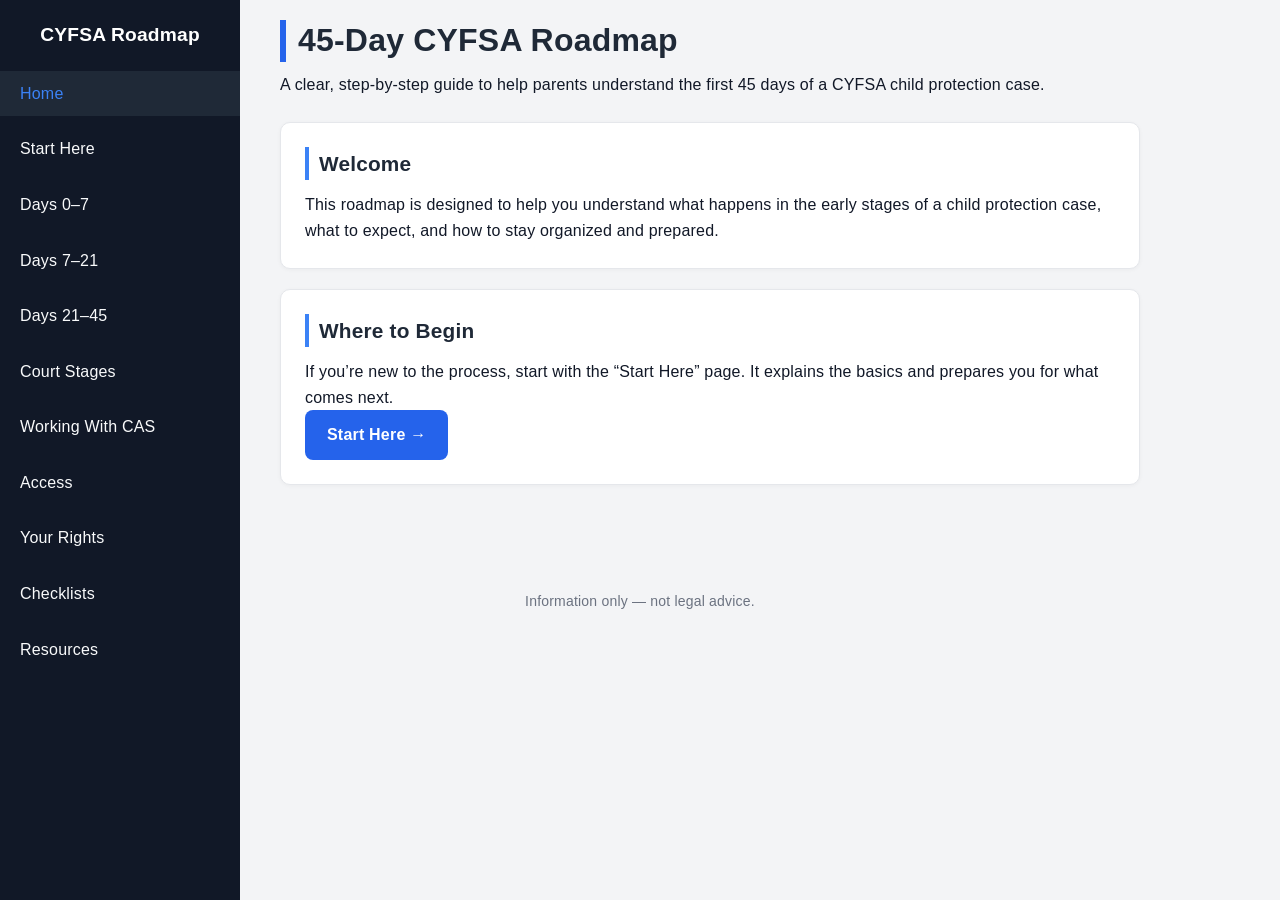
<file: Index.html>
<!DOCTYPE html>
<html lang="en">
<head>
    <meta charset="UTF-8">
    <meta name="viewport" content="width=device-width, initial-scale=1.0">
    <title>45‑Day CYFSA Roadmap</title>
    <link rel="stylesheet" href="assets/style.css">
    <link rel="stylesheet" href="assets/sidebar.css">
</head>

<body>

<!-- SIDEBAR -->
<div class="sidebar">
    <h2>CYFSA Roadmap</h2>
    <ul>
        <li><a class="active" href="index.html">Home</a></li>
        <li><a href="start-here.html">Start Here</a></li>
        <li><a href="roadmap-0-7.html">Days 0–7</a></li>
        <li><a href="roadmap-7-21.html">Days 7–21</a></li>
        <li><a href="roadmap-21-45.html">Days 21–45</a></li>
        <li><a href="court-stages.html">Court Stages</a></li>
        <li><a href="working-with-cas.html">Working With CAS</a></li>
        <li><a href="access.html">Access</a></li>
        <li><a href="rights.html">Your Rights</a></li>
        <li><a href="checklists.html">Checklists</a></li>
        <li><a href="resources.html">Resources</a></li>
    </ul>
</div>

<main class="container with-sidebar">

    <section class="page-header">
        <h1>45‑Day CYFSA Roadmap</h1>
        <p>A clear, step‑by‑step guide to help parents understand the first 45 days of a CYFSA child protection case.</p>
    </section>

    <section class="card full">
        <h2>Welcome</h2>
        <p>This roadmap is designed to help you understand what happens in the early stages of a child protection case, what to expect, and how to stay organized and prepared.</p>
    </section>

    <section class="card full">
        <h2>Where to Begin</h2>
        <p>If you’re new to the process, start with the “Start Here” page. It explains the basics and prepares you for what comes next.</p>
        <a class="button" href="start-here.html">Start Here</a>
    </section>

</main>

<footer>
    <p>Information only — not legal advice.</p>
</footer>

</body>
</html>
</file>
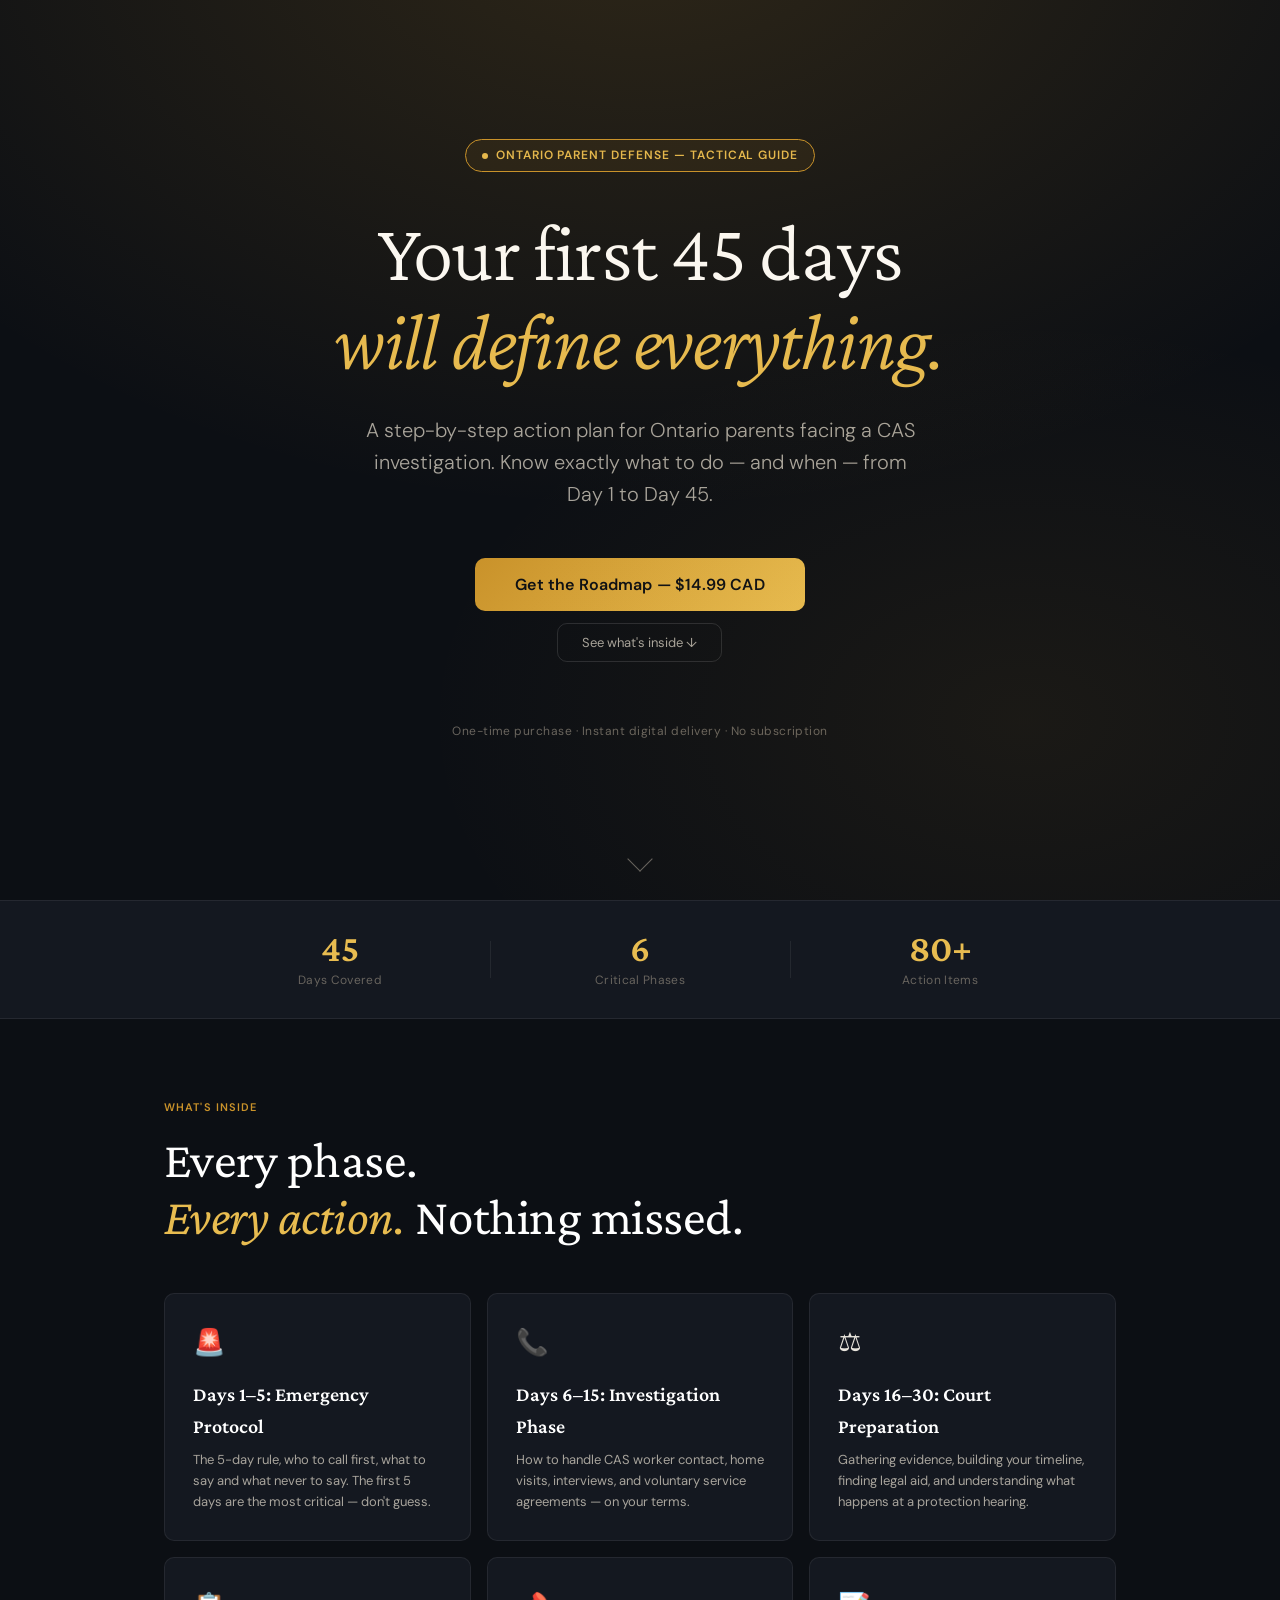
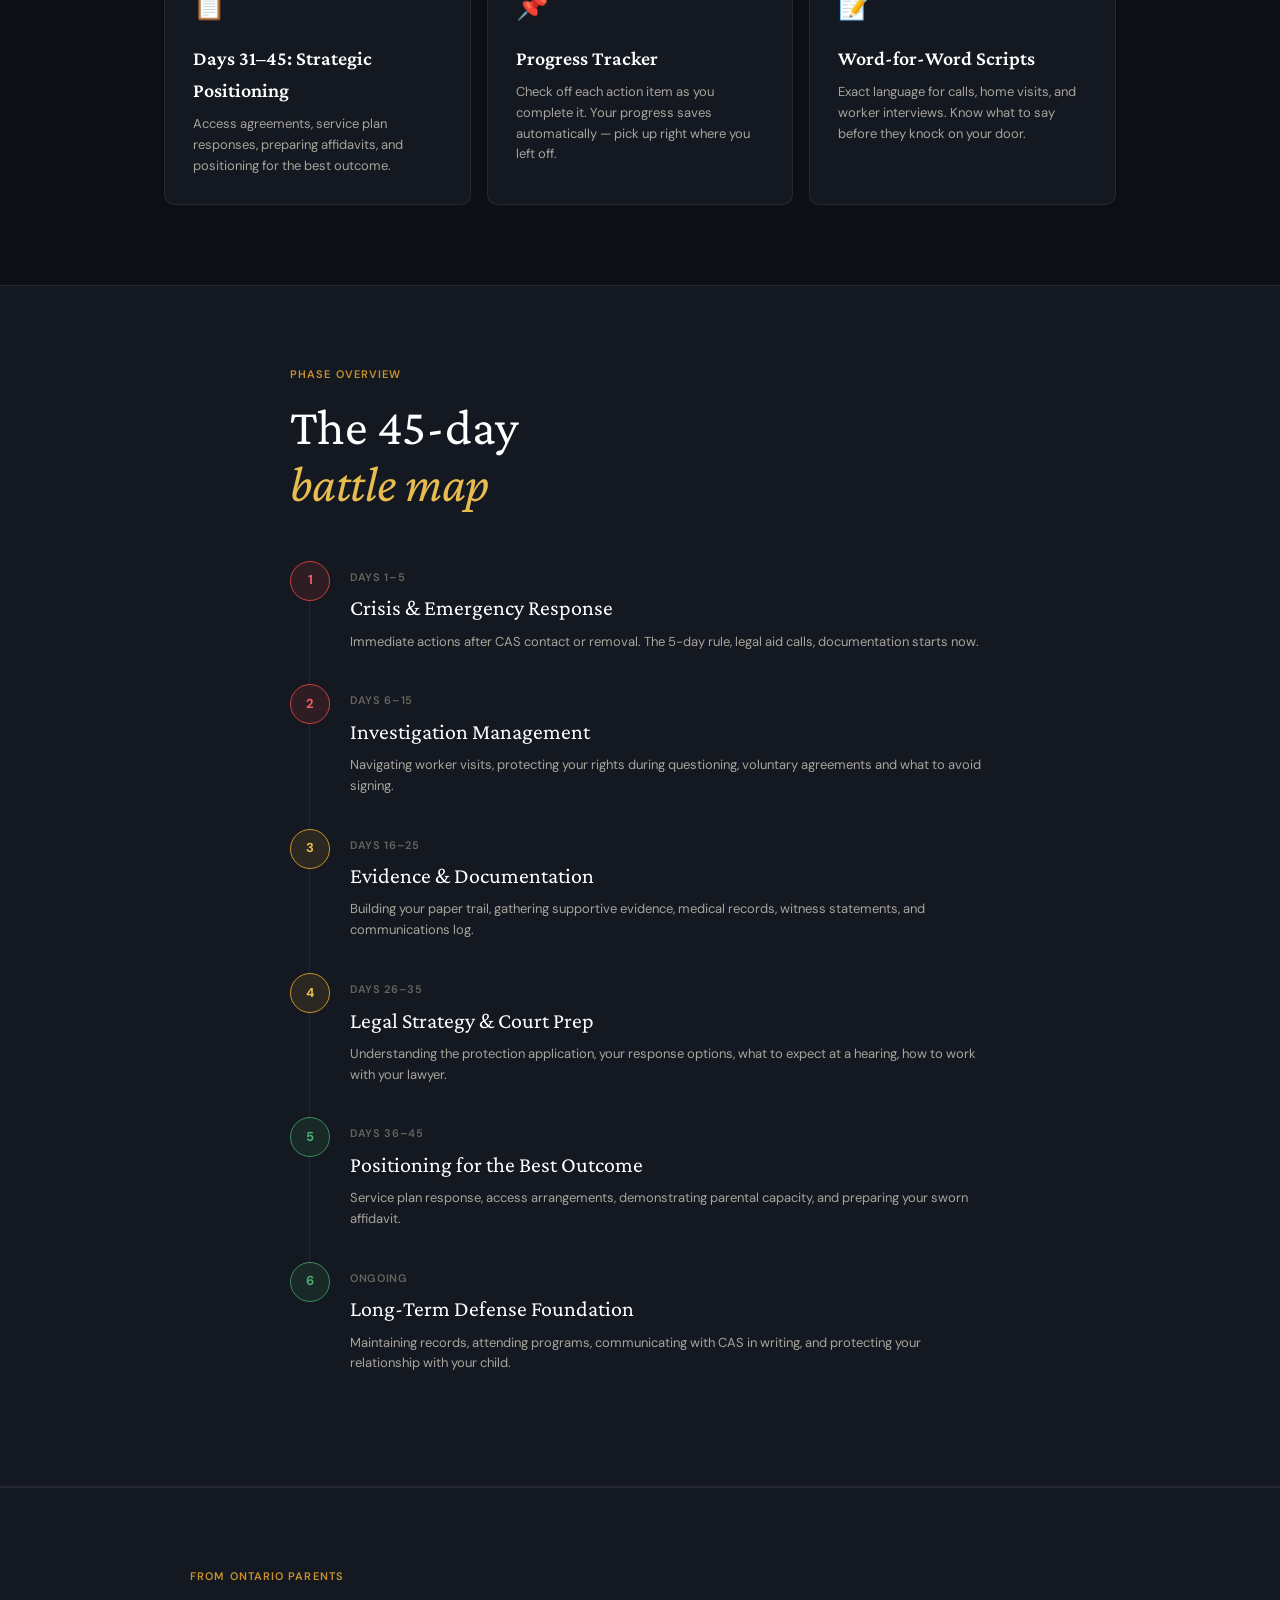
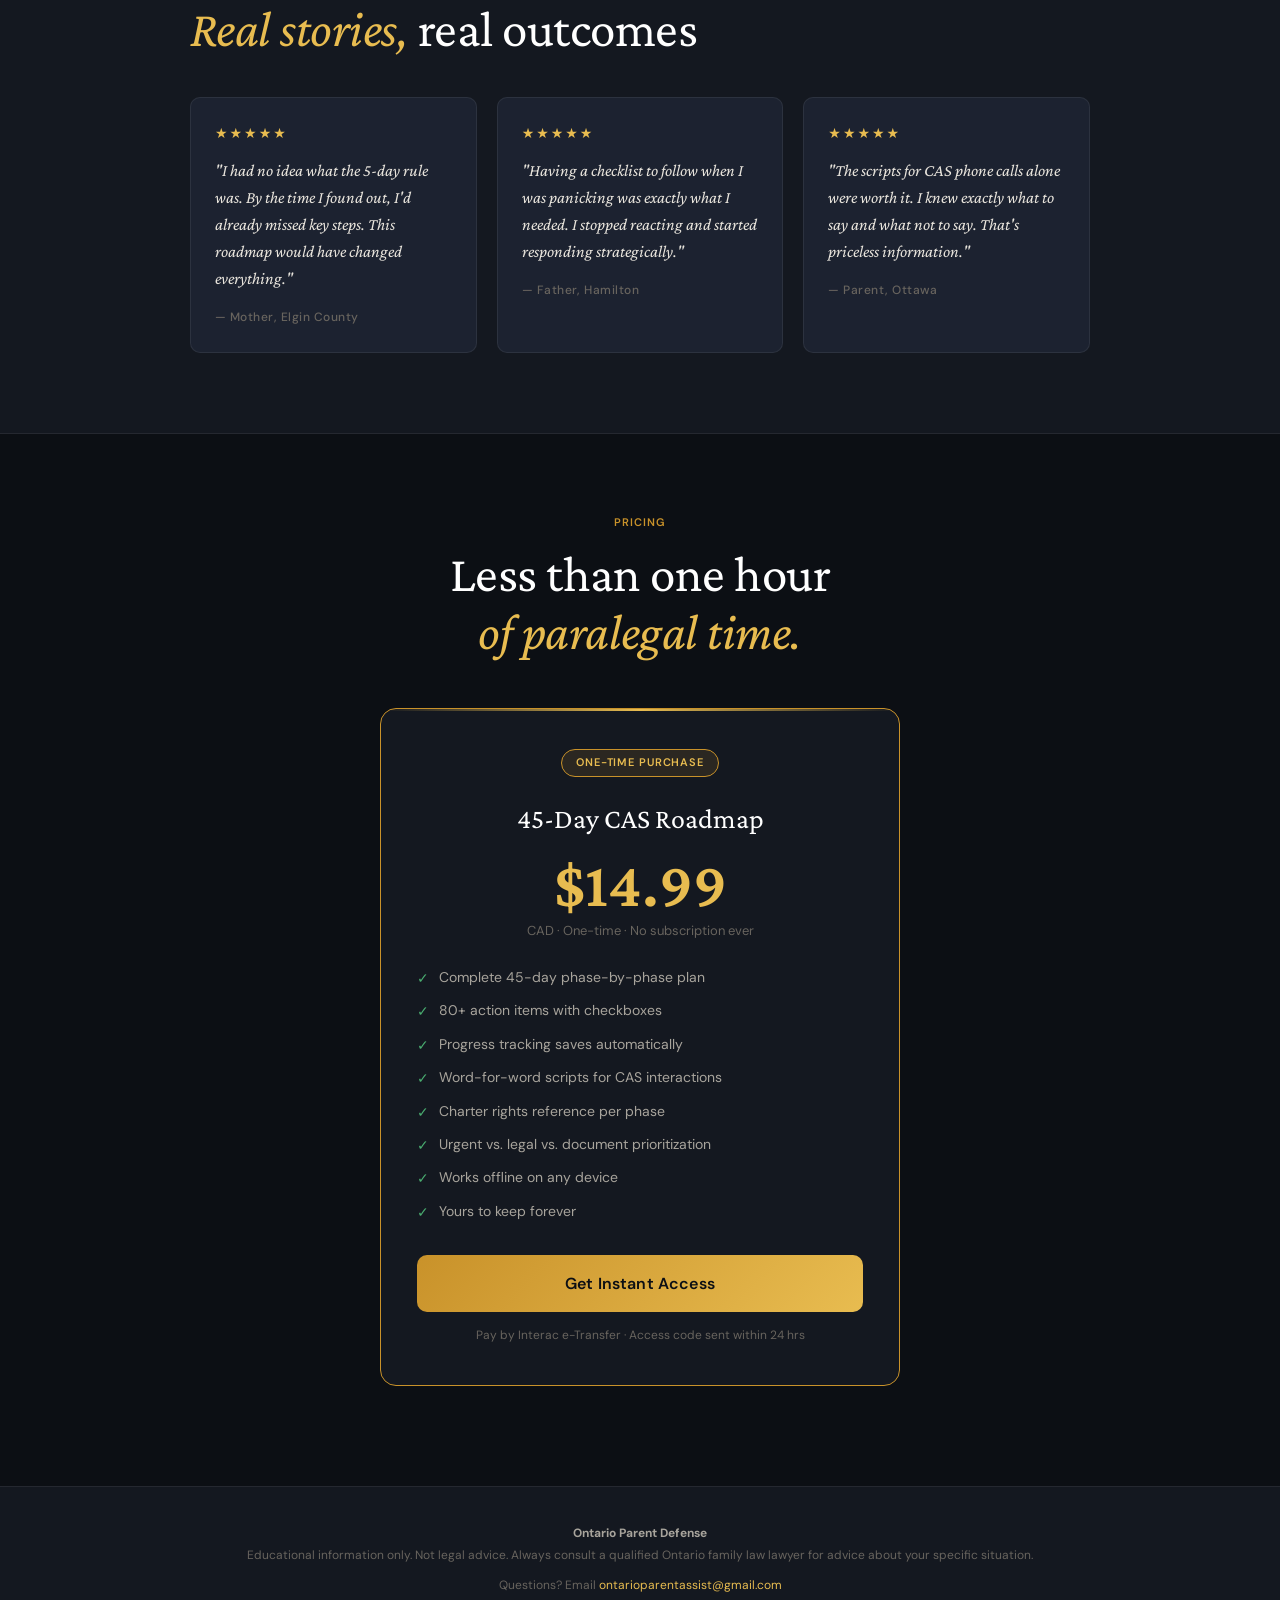
<file: index.html>
<!DOCTYPE html>
<html lang="en">
<head>
<meta charset="UTF-8">
<meta name="viewport" content="width=device-width, initial-scale=1.0">
<title>45-Day CAS Action Plan — Ontario Parent Defense</title>
<link rel="preconnect" href="https://fonts.googleapis.com">
<link href="https://fonts.googleapis.com/css2?family=Crimson+Pro:ital,wght@0,300;0,400;0,600;0,700;1,400;1,600&family=DM+Sans:wght@300;400;500;600&display=swap" rel="stylesheet">
<style>
*,*::before,*::after{box-sizing:border-box;margin:0;padding:0}
:root{
  --ink:#0c0f14;
  --ink2:#141820;
  --ink3:#1c2230;
  --ink4:#243040;
  --gold:#c9922a;
  --gold-lt:#e8bc50;
  --gold-dim:rgba(201,146,42,.12);
  --gold-glow:rgba(232,188,80,.18);
  --cream:#f5f0e8;
  --cream2:#ede6d8;
  --txt:#e8e4dc;
  --txt2:#a8a49c;
  --txt3:#68645e;
  --red:#c94040;
  --red-lt:#e86060;
  --green:#3a8c5a;
  --green-lt:#4aad70;
  --border:rgba(255,255,255,.07);
  --border2:rgba(255,255,255,.12);
  --serif:'Crimson Pro',Georgia,serif;
  --sans:'DM Sans',system-ui,sans-serif;
  --r:10px;
}

html{scroll-behavior:smooth}
body{background:var(--ink);color:var(--txt);font-family:var(--sans);font-size:15px;line-height:1.6;-webkit-font-smoothing:antialiased;min-height:100vh}

/* ── LANDING ── */
#landing{display:block}
#app{display:none}

/* HERO */
.hero{min-height:100vh;display:flex;flex-direction:column;align-items:center;justify-content:center;text-align:center;padding:60px 24px 80px;position:relative;overflow:hidden}
.hero::before{content:'';position:absolute;inset:0;background:radial-gradient(ellipse 900px 600px at 50% -10%,rgba(201,146,42,.18),transparent),radial-gradient(ellipse 600px 400px at 80% 80%,rgba(201,146,42,.08),transparent);pointer-events:none}
.hero-badge{display:inline-flex;align-items:center;gap:8px;border:1px solid var(--gold);color:var(--gold-lt);font-size:12px;font-weight:600;letter-spacing:.08em;text-transform:uppercase;padding:6px 16px;border-radius:100px;margin-bottom:36px;background:rgba(201,146,42,.08)}
.hero-badge span{width:6px;height:6px;background:var(--gold-lt);border-radius:50%;animation:pulse 2s ease infinite}
@keyframes pulse{0%,100%{opacity:1;transform:scale(1)}50%{opacity:.5;transform:scale(.8)}}
.hero h1{font-family:var(--serif);font-size:clamp(44px,7vw,82px);font-weight:300;line-height:1.08;color:#fff;max-width:900px;margin-bottom:8px;letter-spacing:-.02em}
.hero h1 em{font-style:italic;color:var(--gold-lt)}
.hero-sub{font-size:clamp(16px,2vw,20px);color:var(--txt2);max-width:560px;margin:20px auto 0;line-height:1.6;font-weight:300}
.hero-cta-group{display:flex;flex-direction:column;align-items:center;gap:12px;margin-top:48px}
.btn-gold{background:linear-gradient(135deg,var(--gold),var(--gold-lt));color:#0c0f14;font-family:var(--sans);font-weight:600;font-size:16px;border:none;padding:16px 40px;border-radius:var(--r);cursor:pointer;transition:all .2s;letter-spacing:.01em}
.btn-gold:hover{transform:translateY(-2px);box-shadow:0 8px 32px rgba(201,146,42,.4)}
.btn-ghost{background:transparent;color:var(--txt2);font-family:var(--sans);font-size:13px;border:1px solid var(--border2);padding:10px 24px;border-radius:var(--r);cursor:pointer;transition:all .2s}
.btn-ghost:hover{color:var(--txt);border-color:var(--txt2)}
.hero-proof{margin-top:60px;font-size:12px;color:var(--txt3);letter-spacing:.04em}
.hero-scroll{position:absolute;bottom:32px;left:50%;transform:translateX(-50%);display:flex;flex-direction:column;align-items:center;gap:6px;color:var(--txt3);font-size:11px;letter-spacing:.06em;text-transform:uppercase;animation:bob 2s ease infinite}
@keyframes bob{0%,100%{transform:translateX(-50%) translateY(0)}50%{transform:translateX(-50%) translateY(6px)}}
.scroll-arrow{width:18px;height:18px;border-right:1.5px solid var(--txt3);border-bottom:1.5px solid var(--txt3);transform:rotate(45deg)}

/* STATS BAR */
.stats-bar{background:var(--ink2);border-top:1px solid var(--border);border-bottom:1px solid var(--border);padding:28px 24px}
.stats-inner{max-width:900px;margin:0 auto;display:grid;grid-template-columns:repeat(3,1fr);gap:0}
.stat{text-align:center;padding:0 24px;position:relative}
.stat+.stat::before{content:'';position:absolute;left:0;top:20%;height:60%;width:1px;background:var(--border)}
.stat-num{font-family:var(--serif);font-size:38px;font-weight:600;color:var(--gold-lt);line-height:1}
.stat-lbl{font-size:12px;color:var(--txt3);margin-top:4px;letter-spacing:.03em}

/* SECTION */
.section{padding:80px 24px;max-width:1000px;margin:0 auto}
.section-eyebrow{font-size:11px;font-weight:600;letter-spacing:.1em;text-transform:uppercase;color:var(--gold);margin-bottom:14px}
.section-title{font-family:var(--serif);font-size:clamp(32px,4vw,52px);font-weight:400;color:#fff;line-height:1.12;letter-spacing:-.01em}
.section-title em{font-style:italic;color:var(--gold-lt)}

/* WHAT YOU GET */
.features-grid{display:grid;grid-template-columns:repeat(auto-fit,minmax(280px,1fr));gap:16px;margin-top:48px}
.feat{background:var(--ink2);border:1px solid var(--border);border-radius:var(--r);padding:28px;position:relative;overflow:hidden;transition:border-color .2s}
.feat:hover{border-color:rgba(201,146,42,.3)}
.feat::before{content:'';position:absolute;inset:0;background:linear-gradient(135deg,var(--gold-dim),transparent);opacity:0;transition:opacity .2s}
.feat:hover::before{opacity:1}
.feat-icon{font-size:26px;margin-bottom:14px}
.feat-title{font-family:var(--serif);font-size:20px;font-weight:600;color:#fff;margin-bottom:8px}
.feat-desc{font-size:13px;color:var(--txt2);line-height:1.6}

/* TIMELINE PREVIEW */
.timeline-preview{margin-top:48px;display:flex;flex-direction:column;gap:0}
.tl-phase{display:flex;gap:20px;position:relative}
.tl-phase::before{content:'';position:absolute;left:19px;top:40px;bottom:-1px;width:1px;background:var(--border)}
.tl-phase:last-child::before{display:none}
.tl-dot{width:40px;height:40px;border-radius:50%;display:flex;align-items:center;justify-content:center;font-size:13px;font-weight:700;flex-shrink:0;border:1px solid}
.tl-dot.red{background:rgba(201,64,64,.15);border-color:var(--red);color:var(--red-lt)}
.tl-dot.gold{background:var(--gold-dim);border-color:var(--gold);color:var(--gold-lt)}
.tl-dot.green{background:rgba(58,140,90,.15);border-color:var(--green);color:var(--green-lt)}
.tl-body{padding:8px 0 32px}
.tl-days{font-size:11px;font-weight:600;letter-spacing:.06em;text-transform:uppercase;color:var(--txt3);margin-bottom:4px}
.tl-title{font-family:var(--serif);font-size:22px;color:#fff;margin-bottom:6px}
.tl-desc{font-size:13px;color:var(--txt2);line-height:1.6}

/* TESTIMONIALS */
.testimonials{background:var(--ink2);border-top:1px solid var(--border);border-bottom:1px solid var(--border);padding:80px 24px}
.testimonials-inner{max-width:900px;margin:0 auto}
.testi-grid{display:grid;grid-template-columns:repeat(auto-fit,minmax(260px,1fr));gap:20px;margin-top:40px}
.testi{background:var(--ink3);border:1px solid var(--border);border-radius:var(--r);padding:24px}
.testi-stars{color:var(--gold-lt);font-size:14px;margin-bottom:12px;letter-spacing:2px}
.testi-text{font-family:var(--serif);font-size:17px;font-style:italic;color:var(--txt);line-height:1.6;margin-bottom:16px}
.testi-name{font-size:12px;color:var(--txt3);font-weight:500;letter-spacing:.04em}

/* PRICING */
.pricing-wrap{max-width:520px;margin:48px auto 0}
.price-card{background:var(--ink2);border:1px solid var(--gold);border-radius:16px;padding:40px 36px;text-align:center;position:relative;overflow:hidden}
.price-card::before{content:'';position:absolute;top:0;left:0;right:0;height:2px;background:linear-gradient(90deg,transparent,var(--gold-lt),transparent)}
.price-badge{display:inline-block;background:var(--gold-dim);border:1px solid var(--gold);color:var(--gold-lt);font-size:11px;font-weight:600;letter-spacing:.08em;text-transform:uppercase;padding:4px 14px;border-radius:100px;margin-bottom:20px}
.price-name{font-family:var(--serif);font-size:28px;color:#fff;margin-bottom:4px}
.price-amt{font-family:var(--serif);font-size:64px;font-weight:600;color:var(--gold-lt);line-height:1;margin:12px 0 4px}
.price-period{font-size:13px;color:var(--txt3);margin-bottom:24px}
.price-features{list-style:none;text-align:left;margin-bottom:32px;display:flex;flex-direction:column;gap:10px}
.price-features li{display:flex;align-items:flex-start;gap:10px;font-size:14px;color:var(--txt2)}
.price-features li::before{content:'✓';color:var(--green-lt);font-weight:700;flex-shrink:0;margin-top:1px}
.price-note{font-size:12px;color:var(--txt3);margin-top:14px}

/* PAYMENT MODAL */
.modal-bg{display:none;position:fixed;inset:0;background:rgba(0,0,0,.85);z-index:200;align-items:center;justify-content:center;padding:20px}
.modal-bg.open{display:flex}
.modal{background:var(--ink2);border:1px solid var(--border2);border-radius:16px;padding:40px;max-width:480px;width:100%;max-height:90vh;overflow-y:auto}
.modal h2{font-family:var(--serif);font-size:30px;color:#fff;margin-bottom:6px}
.modal-sub{font-size:14px;color:var(--txt2);margin-bottom:28px;line-height:1.6}
.pay-step{display:flex;gap:14px;padding:14px 0;border-bottom:1px solid var(--border)}
.pay-step:last-of-type{border-bottom:none}
.pay-num{width:28px;height:28px;border-radius:50%;background:var(--gold-dim);border:1px solid var(--gold);color:var(--gold-lt);font-size:12px;font-weight:700;display:flex;align-items:center;justify-content:center;flex-shrink:0}
.pay-body{flex:1}
.pay-label{font-size:12px;font-weight:600;color:var(--txt3);letter-spacing:.04em;text-transform:uppercase;margin-bottom:3px}
.pay-val{font-size:14px;color:var(--txt)}
.pay-em{font-family:monospace;background:var(--ink3);border:1px solid var(--border2);padding:6px 12px;border-radius:6px;font-size:14px;color:var(--gold-lt);display:inline-block;margin-top:4px;word-break:break-all;user-select:all}
.modal-divider{height:1px;background:var(--border);margin:24px 0}
.modal h3{font-family:var(--serif);font-size:20px;color:#fff;margin-bottom:12px}
.unlock-row{display:flex;gap:10px}
.unlock-input{flex:1;background:var(--ink3);border:1px solid var(--border2);color:#fff;font-family:var(--sans);font-size:15px;padding:12px 16px;border-radius:var(--r);outline:none;transition:border-color .2s;letter-spacing:.06em;text-transform:uppercase}
.unlock-input:focus{border-color:var(--gold)}
.btn-unlock{background:linear-gradient(135deg,var(--gold),var(--gold-lt));color:#0c0f14;font-weight:700;font-size:14px;border:none;padding:12px 20px;border-radius:var(--r);cursor:pointer;white-space:nowrap;transition:all .2s}
.btn-unlock:hover{transform:translateY(-1px)}
.unlock-err{font-size:12px;color:var(--red-lt);margin-top:8px;display:none}
.modal-close{background:none;border:1px solid var(--border);color:var(--txt2);font-family:var(--sans);font-size:13px;padding:10px 20px;border-radius:var(--r);cursor:pointer;margin-top:16px;width:100%;transition:all .2s}
.modal-close:hover{border-color:var(--txt2);color:var(--txt)}

/* FOOTER */
.site-footer{background:var(--ink2);border-top:1px solid var(--border);padding:36px 24px;text-align:center}
.site-footer p{font-size:12px;color:var(--txt3);line-height:1.8}

/* ── APP (ROADMAP TOOL) ── */
.app-header{background:var(--ink2);border-bottom:1px solid var(--border);padding:0 20px;height:56px;display:flex;align-items:center;gap:12px;position:sticky;top:0;z-index:50}
.app-logo{font-family:var(--serif);font-size:18px;font-weight:600;color:var(--gold-lt)}
.app-logo span{font-style:italic;font-weight:300}
.app-right{margin-left:auto;display:flex;align-items:center;gap:12px}
.prog-wrap{display:flex;align-items:center;gap:10px}
.prog-bar{width:120px;height:6px;background:var(--ink4);border-radius:3px;overflow:hidden}
.prog-fill{height:100%;background:linear-gradient(90deg,var(--gold),var(--gold-lt));border-radius:3px;transition:width .4s ease;width:0%}
.prog-txt{font-size:12px;color:var(--txt2);white-space:nowrap}
.btn-back{background:none;border:1px solid var(--border);color:var(--txt3);font-family:var(--sans);font-size:12px;padding:6px 14px;border-radius:6px;cursor:pointer}
.btn-back:hover{color:var(--txt);border-color:var(--txt2)}

.app-body{max-width:960px;margin:0 auto;padding:32px 20px 80px}
.app-hero{background:var(--ink2);border:1px solid var(--border);border-radius:14px;padding:32px;margin-bottom:28px;position:relative;overflow:hidden}
.app-hero::before{content:'';position:absolute;inset:0;background:radial-gradient(ellipse 600px 200px at 50% 0,var(--gold-glow),transparent);pointer-events:none}
.app-hero h1{font-family:var(--serif);font-size:clamp(24px,4vw,36px);color:#fff;margin-bottom:6px;font-weight:400}
.app-hero p{font-size:14px;color:var(--txt2);max-width:580px;line-height:1.6}
.day-counter{display:inline-flex;align-items:center;gap:8px;background:var(--ink3);border:1px solid var(--border);border-radius:8px;padding:6px 14px;font-size:13px;color:var(--txt2);margin-top:16px}
.day-counter strong{color:var(--gold-lt)}

.tabs{display:flex;gap:6px;margin-bottom:24px;flex-wrap:wrap}
.tab{background:var(--ink2);border:1px solid var(--border);color:var(--txt2);font-family:var(--sans);font-size:13px;padding:8px 16px;border-radius:8px;cursor:pointer;transition:all .15s;white-space:nowrap}
.tab:hover{color:var(--txt);border-color:var(--border2)}
.tab.active{background:var(--gold-dim);border-color:var(--gold);color:var(--gold-lt);font-weight:500}

.panel{display:none}
.panel.active{display:block}

.phase-header{margin-bottom:20px}
.phase-badge{display:inline-flex;align-items:center;gap:6px;font-size:11px;font-weight:600;letter-spacing:.07em;text-transform:uppercase;padding:4px 12px;border-radius:100px;margin-bottom:10px;border:1px solid}
.phase-badge.red{background:rgba(201,64,64,.1);border-color:var(--red);color:var(--red-lt)}
.phase-badge.gold{background:var(--gold-dim);border-color:var(--gold);color:var(--gold-lt)}
.phase-badge.green{background:rgba(58,140,90,.1);border-color:var(--green);color:var(--green-lt)}
.phase-badge.blue{background:rgba(60,120,200,.1);border-color:#3c78c8;color:#80b0f0}
.phase-title{font-family:var(--serif);font-size:28px;color:#fff;margin-bottom:6px;font-weight:400}
.phase-desc{font-size:14px;color:var(--txt2);line-height:1.6;max-width:680px}

.checklist{display:flex;flex-direction:column;gap:10px;margin-top:20px}
.check-item{background:var(--ink2);border:1px solid var(--border);border-radius:var(--r);padding:14px 16px;display:flex;align-items:flex-start;gap:12px;cursor:pointer;transition:all .15s}
.check-item:hover{border-color:var(--border2)}
.check-item.done{background:rgba(58,140,90,.06);border-color:rgba(58,140,90,.25)}
.check-item input[type=checkbox]{width:18px;height:18px;accent-color:var(--green-lt);flex-shrink:0;margin-top:1px;cursor:pointer}
.check-body{flex:1}
.check-title{font-size:14px;font-weight:500;color:var(--txt);margin-bottom:2px}
.check-item.done .check-title{color:var(--txt3);text-decoration:line-through}
.check-note{font-size:12px;color:var(--txt3);line-height:1.5}
.check-tag{font-size:10px;font-weight:600;letter-spacing:.05em;text-transform:uppercase;padding:2px 8px;border-radius:4px;display:inline-block;margin-top:4px;border:1px solid}
.check-tag.urgent{background:rgba(201,64,64,.1);border-color:var(--red);color:var(--red-lt)}
.check-tag.legal{background:var(--gold-dim);border-color:var(--gold);color:var(--gold-lt)}
.check-tag.document{background:rgba(60,120,200,.1);border-color:#3c78c8;color:#80b0f0}

.alert-box{background:rgba(201,64,64,.08);border:1px solid rgba(201,64,64,.3);border-radius:var(--r);padding:16px 18px;margin:16px 0;display:flex;gap:12px;align-items:flex-start}
.alert-icon{font-size:18px;flex-shrink:0}
.alert-body{font-size:13px;color:var(--txt2);line-height:1.6}
.alert-body strong{color:var(--txt)}

.info-box{background:var(--gold-dim);border:1px solid rgba(201,146,42,.3);border-radius:var(--r);padding:16px 18px;margin:16px 0;font-size:13px;color:var(--txt2);line-height:1.6}
.info-box strong{color:var(--gold-lt)}

.section-break{height:1px;background:var(--border);margin:28px 0}

.script-box{background:var(--ink3);border:1px solid var(--border2);border-radius:var(--r);padding:18px;margin-top:14px;font-family:var(--serif);font-size:15px;font-style:italic;color:var(--txt2);line-height:1.8;position:relative}
.script-label{font-family:var(--sans);font-size:10px;font-weight:600;letter-spacing:.08em;text-transform:uppercase;color:var(--txt3);margin-bottom:8px;font-style:normal}

/* RESPONSIVE */
@media(max-width:600px){
  .stats-inner{grid-template-columns:1fr;gap:20px}
  .stat+.stat::before{display:none}
  .stat+.stat{border-top:1px solid var(--border);padding-top:20px}
  .hero h1{font-size:36px}
  .modal{padding:28px 20px}
  .price-amt{font-size:48px}
  .tabs{gap:4px}
  .tab{font-size:12px;padding:6px 12px}
}
</style>
</head>
<body>

<!-- ══════════ LANDING PAGE ══════════ -->
<div id="landing">

<!-- HERO -->
<section class="hero">
  <div class="hero-badge"><span></span>Ontario Parent Defense — Tactical Guide</div>
  <h1>Your first 45 days<br><em>will define everything.</em></h1>
  <p class="hero-sub">A step-by-step action plan for Ontario parents facing a CAS investigation. Know exactly what to do — and when — from Day 1 to Day 45.</p>
  <div class="hero-cta-group">
    <button class="btn-gold" onclick="openModal()">Get the Roadmap — $14.99 CAD</button>
    <button class="btn-ghost" onclick="document.getElementById('preview').scrollIntoView({behavior:'smooth'})">See what's inside ↓</button>
  </div>
  <p class="hero-proof">One-time purchase · Instant digital delivery · No subscription</p>
  <div class="hero-scroll"><div class="scroll-arrow"></div></div>
</section>

<!-- STATS -->
<div class="stats-bar">
  <div class="stats-inner">
    <div class="stat">
      <div class="stat-num">45</div>
      <div class="stat-lbl">Days Covered</div>
    </div>
    <div class="stat">
      <div class="stat-num">6</div>
      <div class="stat-lbl">Critical Phases</div>
    </div>
    <div class="stat">
      <div class="stat-num">80+</div>
      <div class="stat-lbl">Action Items</div>
    </div>
  </div>
</div>

<!-- WHAT YOU GET -->
<div class="section" id="preview">
  <div class="section-eyebrow">What's inside</div>
  <div class="section-title">Every phase.<br><em>Every action.</em> Nothing missed.</div>
  <div class="features-grid">
    <div class="feat">
      <div class="feat-icon">🚨</div>
      <div class="feat-title">Days 1–5: Emergency Protocol</div>
      <div class="feat-desc">The 5-day rule, who to call first, what to say and what never to say. The first 5 days are the most critical — don't guess.</div>
    </div>
    <div class="feat">
      <div class="feat-icon">📞</div>
      <div class="feat-title">Days 6–15: Investigation Phase</div>
      <div class="feat-desc">How to handle CAS worker contact, home visits, interviews, and voluntary service agreements — on your terms.</div>
    </div>
    <div class="feat">
      <div class="feat-icon">⚖️</div>
      <div class="feat-title">Days 16–30: Court Preparation</div>
      <div class="feat-desc">Gathering evidence, building your timeline, finding legal aid, and understanding what happens at a protection hearing.</div>
    </div>
    <div class="feat">
      <div class="feat-icon">📋</div>
      <div class="feat-title">Days 31–45: Strategic Positioning</div>
      <div class="feat-desc">Access agreements, service plan responses, preparing affidavits, and positioning for the best outcome.</div>
    </div>
    <div class="feat">
      <div class="feat-icon">📌</div>
      <div class="feat-title">Progress Tracker</div>
      <div class="feat-desc">Check off each action item as you complete it. Your progress saves automatically — pick up right where you left off.</div>
    </div>
    <div class="feat">
      <div class="feat-icon">📝</div>
      <div class="feat-title">Word-for-Word Scripts</div>
      <div class="feat-desc">Exact language for calls, home visits, and worker interviews. Know what to say before they knock on your door.</div>
    </div>
  </div>
</div>

<!-- TIMELINE PREVIEW -->
<div style="background:var(--ink2);border-top:1px solid var(--border);border-bottom:1px solid var(--border);padding:80px 24px">
  <div style="max-width:700px;margin:0 auto">
    <div class="section-eyebrow">Phase overview</div>
    <div class="section-title" style="margin-bottom:40px">The 45-day<br><em>battle map</em></div>
    <div class="timeline-preview">
      <div class="tl-phase">
        <div class="tl-dot red">1</div>
        <div class="tl-body">
          <div class="tl-days">Days 1–5</div>
          <div class="tl-title">Crisis & Emergency Response</div>
          <div class="tl-desc">Immediate actions after CAS contact or removal. The 5-day rule, legal aid calls, documentation starts now.</div>
        </div>
      </div>
      <div class="tl-phase">
        <div class="tl-dot red">2</div>
        <div class="tl-body">
          <div class="tl-days">Days 6–15</div>
          <div class="tl-title">Investigation Management</div>
          <div class="tl-desc">Navigating worker visits, protecting your rights during questioning, voluntary agreements and what to avoid signing.</div>
        </div>
      </div>
      <div class="tl-phase">
        <div class="tl-dot gold">3</div>
        <div class="tl-body">
          <div class="tl-days">Days 16–25</div>
          <div class="tl-title">Evidence & Documentation</div>
          <div class="tl-desc">Building your paper trail, gathering supportive evidence, medical records, witness statements, and communications log.</div>
        </div>
      </div>
      <div class="tl-phase">
        <div class="tl-dot gold">4</div>
        <div class="tl-body">
          <div class="tl-days">Days 26–35</div>
          <div class="tl-title">Legal Strategy & Court Prep</div>
          <div class="tl-desc">Understanding the protection application, your response options, what to expect at a hearing, how to work with your lawyer.</div>
        </div>
      </div>
      <div class="tl-phase">
        <div class="tl-dot green">5</div>
        <div class="tl-body">
          <div class="tl-days">Days 36–45</div>
          <div class="tl-title">Positioning for the Best Outcome</div>
          <div class="tl-desc">Service plan response, access arrangements, demonstrating parental capacity, and preparing your sworn affidavit.</div>
        </div>
      </div>
      <div class="tl-phase">
        <div class="tl-dot green">6</div>
        <div class="tl-body">
          <div class="tl-days">Ongoing</div>
          <div class="tl-title">Long-Term Defense Foundation</div>
          <div class="tl-desc">Maintaining records, attending programs, communicating with CAS in writing, and protecting your relationship with your child.</div>
        </div>
      </div>
    </div>
  </div>
</div>

<!-- TESTIMONIALS -->
<div class="testimonials">
  <div class="testimonials-inner">
    <div class="section-eyebrow">From Ontario parents</div>
    <div class="section-title"><em>Real stories,</em> real outcomes</div>
    <div class="testi-grid">
      <div class="testi">
        <div class="testi-stars">★★★★★</div>
        <div class="testi-text">"I had no idea what the 5-day rule was. By the time I found out, I'd already missed key steps. This roadmap would have changed everything."</div>
        <div class="testi-name">— Mother, Elgin County</div>
      </div>
      <div class="testi">
        <div class="testi-stars">★★★★★</div>
        <div class="testi-text">"Having a checklist to follow when I was panicking was exactly what I needed. I stopped reacting and started responding strategically."</div>
        <div class="testi-name">— Father, Hamilton</div>
      </div>
      <div class="testi">
        <div class="testi-stars">★★★★★</div>
        <div class="testi-text">"The scripts for CAS phone calls alone were worth it. I knew exactly what to say and what not to say. That's priceless information."</div>
        <div class="testi-name">— Parent, Ottawa</div>
      </div>
    </div>
  </div>
</div>

<!-- PRICING -->
<div class="section" style="padding-bottom:100px">
  <div class="section-eyebrow" style="text-align:center">Pricing</div>
  <div class="section-title" style="text-align:center">Less than one hour<br><em>of paralegal time.</em></div>
  <div class="pricing-wrap">
    <div class="price-card">
      <div class="price-badge">One-Time Purchase</div>
      <div class="price-name">45-Day CAS Roadmap</div>
      <div class="price-amt">$14.99</div>
      <div class="price-period">CAD · One-time · No subscription ever</div>
      <ul class="price-features">
        <li>Complete 45-day phase-by-phase plan</li>
        <li>80+ action items with checkboxes</li>
        <li>Progress tracking saves automatically</li>
        <li>Word-for-word scripts for CAS interactions</li>
        <li>Charter rights reference per phase</li>
        <li>Urgent vs. legal vs. document prioritization</li>
        <li>Works offline on any device</li>
        <li>Yours to keep forever</li>
      </ul>
      <button class="btn-gold" style="width:100%;font-size:16px;padding:18px" onclick="openModal()">Get Instant Access</button>
      <p class="price-note">Pay by Interac e-Transfer · Access code sent within 24 hrs</p>
    </div>
  </div>
</div>

<div class="site-footer">
  <p><strong style="color:var(--txt2)">Ontario Parent Defense</strong></p>
  <p>Educational information only. Not legal advice. Always consult a qualified Ontario family law lawyer for advice about your specific situation.</p>
  <p style="margin-top:8px">Questions? Email <span style="color:var(--gold-lt)">ontarioparentassist@gmail.com</span></p>
</div>

</div><!-- end #landing -->

<!-- ══════════ PAYMENT MODAL ══════════ -->
<div class="modal-bg" id="modalBg" onclick="if(event.target===this)closeModal()">
  <div class="modal">
    <h2>Get Your Roadmap</h2>
    <p class="modal-sub">Send your payment by Interac e-Transfer — your unlock code arrives by email within 24 hours.</p>

    <div class="pay-step">
      <div class="pay-num">1</div>
      <div class="pay-body">
        <div class="pay-label">Amount to send</div>
        <div class="pay-val"><strong style="color:#fff;font-size:18px">$14.99 CAD</strong></div>
      </div>
    </div>
    <div class="pay-step">
      <div class="pay-num">2</div>
      <div class="pay-body">
        <div class="pay-label">Send e-Transfer to</div>
        <div class="pay-em" onclick="copyEmail(this)">ontarioparentassist@gmail.com</div>
        <div style="font-size:11px;color:var(--txt3);margin-top:4px">Tap to copy</div>
      </div>
    </div>
    <div class="pay-step">
      <div class="pay-num">3</div>
      <div class="pay-body">
        <div class="pay-label">Message field (required)</div>
        <div class="pay-val" style="font-size:13px;color:var(--txt2)">Include your email address + "45-Day Roadmap"</div>
      </div>
    </div>
    <div class="pay-step">
      <div class="pay-num">4</div>
      <div class="pay-body">
        <div class="pay-label">Receive your code</div>
        <div class="pay-val" style="font-size:13px;color:var(--txt2)">Your access code arrives by email within 24 hours of confirmed payment</div>
      </div>
    </div>

    <div class="modal-divider"></div>

    <h3>Already have a code?</h3>
    <div class="unlock-row">
      <input class="unlock-input" id="codeInput" type="text" placeholder="ENTER CODE" maxlength="20" oninput="this.value=this.value.toUpperCase()" onkeydown="if(event.key==='Enter')tryUnlock()">
      <button class="btn-unlock" onclick="tryUnlock()">Unlock →</button>
    </div>
    <div class="unlock-err" id="unlockErr">Incorrect code. Check your email and try again.</div>

    <button class="modal-close" onclick="closeModal()">Close</button>
  </div>
</div>

<!-- ══════════ APP (ROADMAP) ══════════ -->
<div id="app">
  <div class="app-header">
    <div class="app-logo">45-Day <em>CAS Roadmap</em></div>
    <div class="app-right">
      <div class="prog-wrap">
        <div class="prog-bar"><div class="prog-fill" id="progFill"></div></div>
        <div class="prog-txt" id="progTxt">0% complete</div>
      </div>
      <button class="btn-back" onclick="backToLanding()">← Back</button>
    </div>
  </div>

  <div class="app-body">
    <div class="app-hero">
      <h1>Your 45-Day Action Plan</h1>
      <p>Work through each phase in order. Check off items as you complete them — your progress saves automatically to this device.</p>
      <div class="day-counter">Day tracker: <strong id="dayDisplay">Day 0 of 45</strong></div>
    </div>

    <div class="tabs">
      <button class="tab active" onclick="switchTab('phase1',this)">🚨 Days 1–5</button>
      <button class="tab" onclick="switchTab('phase2',this)">📞 Days 6–15</button>
      <button class="tab" onclick="switchTab('phase3',this)">📄 Days 16–25</button>
      <button class="tab" onclick="switchTab('phase4',this)">⚖️ Days 26–35</button>
      <button class="tab" onclick="switchTab('phase5',this)">🎯 Days 36–45</button>
      <button class="tab" onclick="switchTab('phase6',this)">📌 Ongoing</button>
    </div>

    <!-- PHASE 1 -->
    <div class="panel active" id="panel-phase1">
      <div class="phase-header">
        <div class="phase-badge red">🚨 Phase 1</div>
        <div class="phase-title">Days 1–5: Emergency Response</div>
        <div class="phase-desc">The first five days are the most consequential of your entire case. Every action or inaction here echoes forward. Move fast, stay calm, document everything.</div>
      </div>
      <div class="alert-box">
        <div class="alert-icon">⚠️</div>
        <div class="alert-body"><strong>If your child has been removed:</strong> CAS must bring you to court within 5 days. This is the law — CYFSA s.75. Do not wait for them to call you. Call Legal Aid Ontario immediately: <strong>1-800-668-8258</strong></div>
      </div>
      <div class="checklist">
        <label class="check-item" id="ci-p1-1"><input type="checkbox"><div class="check-body"><div class="check-title">Call Legal Aid Ontario: 1-800-668-8258</div><div class="check-note">Do this before any other step. Get a certificate number if eligible. If not eligible, request a referral to duty counsel or Legal Aid clinics.</div><span class="check-tag urgent">URGENT</span></div></label>
        <label class="check-item" id="ci-p1-2"><input type="checkbox"><div class="check-body"><div class="check-title">Write down every CAS worker's name, badge number, and what they said — word for word</div><div class="check-note">Use your phone's notes app. Include the date, time, location, and who else was present. This becomes evidence.</div><span class="check-tag document">DOCUMENT</span></div></label>
        <label class="check-item" id="ci-p1-3"><input type="checkbox"><div class="check-body"><div class="check-title">Do NOT sign anything without reading it completely and ideally without legal advice</div><div class="check-note">Voluntary Service Agreements, safety plans, temporary care agreements — all have legal weight. "Voluntary" still affects your file.</div><span class="check-tag legal">LEGAL</span></div></label>
        <label class="check-item" id="ci-p1-4"><input type="checkbox"><div class="check-body"><div class="check-title">Record every visit and phone call (with notice to the other party, or check single-party consent rules)</div><div class="check-note">Ontario is a single-party consent province for recordings. You can record calls you are a party to. Always state clearly "I am recording this conversation."</div><span class="check-tag document">DOCUMENT</span></div></label>
        <label class="check-item" id="ci-p1-5"><input type="checkbox"><div class="check-body"><div class="check-title">Contact a trusted support person — family, friend, community member — to be present at all CAS interactions</div><div class="check-note">You have the right to have a support person present. This creates a witness and helps you stay grounded.</div><span class="check-tag legal">LEGAL</span></div></label>
        <label class="check-item" id="ci-p1-6"><input type="checkbox"><div class="check-body"><div class="check-title">Start a physical log / journal with dated entries</div><div class="check-note">Write down everything. Who called, who visited, what was said, what was requested. Courts value contemporaneous notes.</div><span class="check-tag document">DOCUMENT</span></div></label>
        <label class="check-item" id="ci-p1-7"><input type="checkbox"><div class="check-body"><div class="check-title">Ask CAS in writing: "What are the specific concerns?" and "What outcome are you looking for?"</div><div class="check-note">Get the allegations in writing. You can't respond to vague concerns. This also creates a paper trail of them defining the issue.</div><span class="check-tag legal">LEGAL</span></div></label>
      </div>

      <div class="section-break"></div>
      <p style="font-size:12px;font-weight:600;letter-spacing:.06em;text-transform:uppercase;color:var(--txt3);margin-bottom:10px">Script: First CAS phone call</p>
      <div class="script-box">
        <div class="script-label">Use these words</div>
        "I want to cooperate with your concerns. Before we go any further, I'm going to need everything in writing. I am also going to be consulting with a lawyer before I agree to anything or make any statements. Can you confirm your name, your worker number, and your direct phone number? I am writing this down."
      </div>

      <div class="info-box" style="margin-top:20px">
        <strong>Know your Charter rights:</strong> You have the right to be free from unreasonable search and seizure (s.8), the right not to be arbitrarily detained (s.9), and the right to life, liberty and security of the person (s.7). CAS cannot enter your home without consent or a court order — unless they believe a child is in immediate danger.
      </div>
    </div>

    <!-- PHASE 2 -->
    <div class="panel" id="panel-phase2">
      <div class="phase-header">
        <div class="phase-badge red">📞 Phase 2</div>
        <div class="phase-title">Days 6–15: Investigation Management</div>
        <div class="phase-desc">CAS is gathering information. This is where many parents inadvertently harm their own case. Every word, every gesture, every missed call is being noted.</div>
      </div>
      <div class="checklist">
        <label class="check-item" id="ci-p2-1"><input type="checkbox"><div class="check-body"><div class="check-title">Request all communications from CAS in writing (email or letter)</div><div class="check-note">Tell them: "Going forward, please communicate with me in writing so we have an accurate record. My email is [your email]."</div><span class="check-tag document">DOCUMENT</span></div></label>
        <label class="check-item" id="ci-p2-2"><input type="checkbox"><div class="check-body"><div class="check-title">Review and understand any safety plan you signed — know every condition</div><div class="check-note">Safety plan violations can be used against you in court. Know exactly what you agreed to, and follow it precisely.</div><span class="check-tag legal">LEGAL</span></div></label>
        <label class="check-item" id="ci-p2-3"><input type="checkbox"><div class="check-body"><div class="check-title">Cooperate with scheduled home visits — have your support person present</div><div class="check-note">Refusing visits without reason looks bad. Cooperate but document. Have your support person present and note everything that's observed or said.</div><span class="check-tag urgent">IMPORTANT</span></div></label>
        <label class="check-item" id="ci-p2-4"><input type="checkbox"><div class="check-body"><div class="check-title">Keep a log of every interaction — date, time, duration, worker name, what was said</div><div class="check-note">Your notes vs. their notes. Make yours more detailed. Courts review contemporaneous records carefully.</div><span class="check-tag document">DOCUMENT</span></div></label>
        <label class="check-item" id="ci-p2-5"><input type="checkbox"><div class="check-body"><div class="check-title">Do not discuss your case with other CAS clients, third parties, or on social media</div><div class="check-note">Anything you say can and does get back to CAS workers. Social media posts have been used as evidence. Lock down all accounts.</div><span class="check-tag legal">LEGAL</span></div></label>
        <label class="check-item" id="ci-p2-6"><input type="checkbox"><div class="check-body"><div class="check-title">Voluntarily enroll in any helpful programs NOW — parenting courses, counselling, etc.</div><div class="check-note">Proactive engagement shows good faith and looks far better than waiting to be ordered. Keep all completion certificates.</div><span class="check-tag urgent">IMPORTANT</span></div></label>
        <label class="check-item" id="ci-p2-7"><input type="checkbox"><div class="check-body"><div class="check-title">Gather character references — teachers, doctors, coaches, community members who know you as a parent</div><div class="check-note">Written letters from people who've observed your parenting are powerful. Start asking now while everything is fresh.</div><span class="check-tag document">DOCUMENT</span></div></label>
        <label class="check-item" id="ci-p2-8"><input type="checkbox"><div class="check-body"><div class="check-title">Request disclosure — ask to see what CAS has on file about your family</div><div class="check-note">Under CYFSA s.312, you have rights to see your file. Ask your lawyer to request full disclosure. You can't respond to what you can't see.</div><span class="check-tag legal">LEGAL</span></div></label>
      </div>
      <div class="section-break"></div>
      <div class="script-box">
        <div class="script-label">Script: Responding to a home visit request</div>
        "Yes, I'm available on [date]. I'll have a support person present. For my records, can you confirm in writing what the purpose of this visit is and what you'll be looking at? I want to make sure I have everything ready for you."
      </div>
    </div>

    <!-- PHASE 3 -->
    <div class="panel" id="panel-phase3">
      <div class="phase-header">
        <div class="phase-badge gold">📄 Phase 3</div>
        <div class="phase-title">Days 16–25: Evidence & Documentation</div>
        <div class="phase-desc">Build your evidentiary foundation. Courts decide based on evidence, not emotion. Everything you gather now becomes part of your defense.</div>
      </div>
      <div class="checklist">
        <label class="check-item" id="ci-p3-1"><input type="checkbox"><div class="check-body"><div class="check-title">Request your child's medical, school, and therapy records</div><div class="check-note">Records showing your involvement — appointments attended, meetings attended, communications with teachers — demonstrate engaged parenting.</div><span class="check-tag document">DOCUMENT</span></div></label>
        <label class="check-item" id="ci-p3-2"><input type="checkbox"><div class="check-body"><div class="check-title">Compile a timeline of events from your perspective — dates, facts, your response</div><div class="check-note">A written timeline helps courts understand the context. Keep it factual and specific. No editorializing.</div><span class="check-tag document">DOCUMENT</span></div></label>
        <label class="check-item" id="ci-p3-3"><input type="checkbox"><div class="check-body"><div class="check-title">Collect text messages, emails, and voicemails that support your position — screenshot and back up everything</div><div class="check-note">Take screenshots with timestamps visible. Back up to cloud storage. Communications showing you trying to do right by your child matter.</div><span class="check-tag document">DOCUMENT</span></div></label>
        <label class="check-item" id="ci-p3-4"><input type="checkbox"><div class="check-body"><div class="check-title">Get written character reference letters — at least 3</div><div class="check-note">References from professionals carry more weight (doctor, teacher, counsellor). Letter should describe specific observations of your parenting.</div><span class="check-tag document">DOCUMENT</span></div></label>
        <label class="check-item" id="ci-p3-5"><input type="checkbox"><div class="check-body"><div class="check-title">Document your housing, employment, and support network in writing</div><div class="check-note">Stable housing, income, family support all factor into parental capacity assessments. Have current proof of all three.</div><span class="check-tag document">DOCUMENT</span></div></label>
        <label class="check-item" id="ci-p3-6"><input type="checkbox"><div class="check-body"><div class="check-title">Review any CAS affidavit or protection application line by line — note every error, mischaracterization, hearsay</div><div class="check-note">CAS affidavits often contain opinion framed as fact, hearsay, and inaccuracies. Your lawyer needs a line-by-line rebuttal.</div><span class="check-tag legal">LEGAL</span></div></label>
        <label class="check-item" id="ci-p3-7"><input type="checkbox"><div class="check-body"><div class="check-title">Identify any Charter violations in CAS conduct and document them</div><div class="check-note">Unlawful entry, failure to provide reasons, violation of your s.7 rights — document these for your lawyer. They can be raised in court.</div><span class="check-tag legal">LEGAL</span></div></label>
      </div>
    </div>

    <!-- PHASE 4 -->
    <div class="panel" id="panel-phase4">
      <div class="phase-header">
        <div class="phase-badge gold">⚖️ Phase 4</div>
        <div class="phase-title">Days 26–35: Legal Strategy & Court Prep</div>
        <div class="phase-desc">If this is heading to court, you need to understand the process and be prepared. Even with a lawyer, the more you know, the better positioned you are.</div>
      </div>
      <div class="checklist">
        <label class="check-item" id="ci-p4-1"><input type="checkbox"><div class="check-body"><div class="check-title">Confirm your next court date and the nature of the appearance (status review, protection hearing, motion)</div><div class="check-note">Know what type of hearing it is. Each has different rules, purposes, and outcomes. Ask your lawyer to explain each one clearly.</div><span class="check-tag legal">LEGAL</span></div></label>
        <label class="check-item" id="ci-p4-2"><input type="checkbox"><div class="check-body"><div class="check-title">Review all disclosure received from CAS — note dates, inconsistencies, missing documents</div><div class="check-note">If something you know exists isn't in the disclosure, request it specifically in writing. "Where is the investigation notes from [date]?"</div><span class="check-tag legal">LEGAL</span></div></label>
        <label class="check-item" id="ci-p4-3"><input type="checkbox"><div class="check-body"><div class="check-title">Prepare your cross-examination questions for each CAS witness</div><div class="check-note">Your lawyer does the cross, but you know the facts they don't. Give your lawyer a list of questions and contradictions to explore for each worker.</div><span class="check-tag legal">LEGAL</span></div></label>
        <label class="check-item" id="ci-p4-4"><input type="checkbox"><div class="check-body"><div class="check-title">Draft your own affidavit with your lawyer — your version of events in your own words</div><div class="check-note">Your affidavit is your sworn statement to the court. It must be factual, organized, and address the specific concerns raised by CAS.</div><span class="check-tag document">DOCUMENT</span></div></label>
        <label class="check-item" id="ci-p4-5"><input type="checkbox"><div class="check-body"><div class="check-title">Understand the access order or plan — know your scheduled time with your child and exercise all of it</div><div class="check-note">Not showing up for scheduled access, for any reason, is noted and used against you. If you can't make it, give advance written notice.</div><span class="check-tag urgent">IMPORTANT</span></div></label>
        <label class="check-item" id="ci-p4-6"><input type="checkbox"><div class="check-body"><div class="check-title">Review the legal test for protection findings — understand what CAS must prove</div><div class="check-note">Under CYFSA s.74, CAS must prove a child is or is likely to be in need of protection. They have the burden of proof. Know what they need to establish.</div><span class="check-tag legal">LEGAL</span></div></label>
      </div>
      <div class="section-break"></div>
      <div class="info-box">
        <strong>Key legal standard:</strong> Under CYFSA s.74(2), CAS must establish that the child is or is likely to be in need of protection on a balance of probabilities. You do not have to prove you're a perfect parent — you need to establish that the risk alleged doesn't meet the legal threshold.
      </div>
    </div>

    <!-- PHASE 5 -->
    <div class="panel" id="panel-phase5">
      <div class="phase-header">
        <div class="phase-badge green">🎯 Phase 5</div>
        <div class="phase-title">Days 36–45: Strategic Positioning</div>
        <div class="phase-desc">By now you've built your foundation. These final days before the critical hearing window are about presenting the strongest version of yourself and your parenting.</div>
      </div>
      <div class="checklist">
        <label class="check-item" id="ci-p5-1"><input type="checkbox"><div class="check-body"><div class="check-title">Complete any service plan requirements and obtain written proof of completion</div><div class="check-note">Certificates, attendance records, counsellor letters — collect all of it. Compliance with a service plan is one of the strongest things you can show a court.</div><span class="check-tag urgent">IMPORTANT</span></div></label>
        <label class="check-item" id="ci-p5-2"><input type="checkbox"><div class="check-body"><div class="check-title">Prepare a written parenting capacity statement — your plan going forward</div><div class="check-note">A concrete, specific plan showing what you've done, what you've learned, and what your support system looks like demonstrates insight and commitment.</div><span class="check-tag document">DOCUMENT</span></div></label>
        <label class="check-item" id="ci-p5-3"><input type="checkbox"><div class="check-body"><div class="check-title">Review all access visit notes — dispute inaccuracies in writing promptly</div><div class="check-note">If CAS's notes of a visit don't reflect what actually happened, respond in writing within days — not weeks. Delays look like acceptance.</div><span class="check-tag legal">LEGAL</span></div></label>
        <label class="check-item" id="ci-p5-4"><input type="checkbox"><div class="check-body"><div class="check-title">Have a final pre-hearing meeting with your lawyer — go over every line of every affidavit</div><div class="check-note">Don't go into a hearing with questions. Know exactly what each document says, what your lawyer's strategy is, and what outcome you're aiming for.</div><span class="check-tag urgent">IMPORTANT</span></div></label>
        <label class="check-item" id="ci-p5-5"><input type="checkbox"><div class="check-body"><div class="check-title">Arrange childcare, transportation, and time off work for your hearing date</div><div class="check-note">Practical barriers have derailed parents. Confirm logistics two weeks out. Missing a hearing has serious consequences.</div><span class="check-tag urgent">IMPORTANT</span></div></label>
        <label class="check-item" id="ci-p5-6"><input type="checkbox"><div class="check-body"><div class="check-title">Dress professionally and arrive at court 30 minutes early</div><div class="check-note">First impressions in court matter. Conservative, professional dress. No phones visible. Be respectful to everyone — including CAS workers.</div><span class="check-tag urgent">IMPORTANT</span></div></label>
      </div>
      <div class="section-break"></div>
      <div class="script-box">
        <div class="script-label">Parenting capacity statement — structure to follow</div>
        "I understand the concerns that were raised about [specific concern]. Since [date], I have taken the following steps: [list specific actions]. I have completed [programs]. I have maintained [stability factors]. I understand my responsibilities as a parent and I'm committed to continued growth. My support system includes [people]. My plan going forward is [concrete plan]."
      </div>
    </div>

    <!-- PHASE 6 -->
    <div class="panel" id="panel-phase6">
      <div class="phase-header">
        <div class="phase-badge blue">📌 Ongoing</div>
        <div class="phase-title">Long-Term Defense Foundation</div>
        <div class="phase-desc">The 45 days are a sprint. What you build after them is the marathon. CAS cases rarely end at Day 45 — protect yourself for the long run.</div>
      </div>
      <div class="checklist">
        <label class="check-item" id="ci-p6-1"><input type="checkbox"><div class="check-body"><div class="check-title">Keep ALL written communications with CAS — never delete anything</div><div class="check-note">Create a dedicated email folder. Screenshot texts. Print and file paper letters. Cases can drag for years — old communications resurface.</div><span class="check-tag document">DOCUMENT</span></div></label>
        <label class="check-item" id="ci-p6-2"><input type="checkbox"><div class="check-body"><div class="check-title">Never communicate with CAS by phone alone — always follow up in writing</div><div class="check-note">"As per our call today, I want to confirm that [what was discussed]." Email creates a timestamp and a record that can't be disputed.</div><span class="check-tag document">DOCUMENT</span></div></label>
        <label class="check-item" id="ci-p6-3"><input type="checkbox"><div class="check-body"><div class="check-title">Attend every access visit, every court date, every required appointment</div><div class="check-note">Consistency is evidence of parental commitment. Absence, even with reason, is used against you. Show up every single time.</div><span class="check-tag urgent">IMPORTANT</span></div></label>
        <label class="check-item" id="ci-p6-4"><input type="checkbox"><div class="check-body"><div class="check-title">Know your court dates and file number — set phone reminders for everything</div><div class="check-note">Write your file number here: ___________. Missing a date because "I forgot" is not accepted. Set multiple reminders.</div><span class="check-tag legal">LEGAL</span></div></label>
        <label class="check-item" id="ci-p6-5"><input type="checkbox"><div class="check-body"><div class="check-title">Connect with other Ontario parents navigating CYFSA — find community and peer support</div><div class="check-note">You are not alone. Parent advocacy groups, Legal Aid Ontario, and community legal clinics all offer support. Use them.</div><span class="check-tag urgent">IMPORTANT</span></div></label>
        <label class="check-item" id="ci-p6-6"><input type="checkbox"><div class="check-body"><div class="check-title">Protect your mental health — this is a marathon, not a sprint</div><div class="check-note">Anxiety, depression, and crisis responses are normal. Counselling is not a weakness — it's evidence of insight. Your wellbeing is part of your parenting capacity.</div><span class="check-tag urgent">IMPORTANT</span></div></label>
      </div>
      <div class="section-break"></div>
      <div class="info-box">
        <strong>Emergency numbers to have saved:</strong><br>
        Legal Aid Ontario: 1-800-668-8258<br>
        Lawyer Referral Service: 1-855-947-5255<br>
        Community Legal Education Ontario: 1-855-255-7256
      </div>
    </div>

  </div><!-- end app-body -->
</div><!-- end #app -->

<script>
// ── UNLOCK CODE ── Change this to whatever code you give buyers
const UNLOCK_CODE = 'PARENT45';
const STORAGE_KEY = 'opd_roadmap_unlocked';

// Check if already unlocked
if(localStorage.getItem(STORAGE_KEY) === 'true') showApp();

function openModal(){
  document.getElementById('modalBg').classList.add('open');
  setTimeout(()=>document.getElementById('codeInput').focus(),100);
}
function closeModal(){
  document.getElementById('modalBg').classList.remove('open');
  document.getElementById('unlockErr').style.display='none';
}
function copyEmail(el){
  navigator.clipboard.writeText(el.textContent.trim()).then(()=>{
    const orig=el.textContent;
    el.textContent='Copied!';
    setTimeout(()=>el.textContent=orig,1500);
  });
}
function tryUnlock(){
  const val=document.getElementById('codeInput').value.trim().toUpperCase();
  if(val===UNLOCK_CODE){
    localStorage.setItem(STORAGE_KEY,'true');
    closeModal();
    showApp();
  } else {
    document.getElementById('unlockErr').style.display='block';
    document.getElementById('codeInput').style.borderColor='var(--red)';
    setTimeout(()=>document.getElementById('codeInput').style.borderColor='',1500);
  }
}
function showApp(){
  document.getElementById('landing').style.display='none';
  document.getElementById('app').style.display='block';
  initChecks();
}
function backToLanding(){
  document.getElementById('app').style.display='none';
  document.getElementById('landing').style.display='block';
}

// ── CHECKBOX PERSISTENCE ──
function initChecks(){
  const all=document.querySelectorAll('.check-item input[type=checkbox]');
  all.forEach(cb=>{
    const id=cb.closest('.check-item').id;
    if(localStorage.getItem(id)==='true'){cb.checked=true;cb.closest('.check-item').classList.add('done')}
    cb.addEventListener('change',()=>{
      localStorage.setItem(id,cb.checked);
      cb.closest('.check-item').classList.toggle('done',cb.checked);
      updateProgress();
    });
  });
  updateProgress();
}
function updateProgress(){
  const all=document.querySelectorAll('.check-item input[type=checkbox]');
  const done=Array.from(all).filter(c=>c.checked).length;
  const pct=Math.round((done/all.length)*100);
  const day=Math.round((pct/100)*45);
  document.getElementById('progFill').style.width=pct+'%';
  document.getElementById('progTxt').textContent=pct+'% complete';
  document.getElementById('dayDisplay').textContent='Day '+day+' of 45';
}
function switchTab(id,btn){
  document.querySelectorAll('.panel').forEach(p=>p.classList.remove('active'));
  document.querySelectorAll('.tab').forEach(b=>b.classList.remove('active'));
  document.getElementById('panel-'+id).classList.add('active');
  btn.classList.add('active');
  window.scrollTo({top:0,behavior:'smooth'});
}
</script>
</body>
</html>
</file>
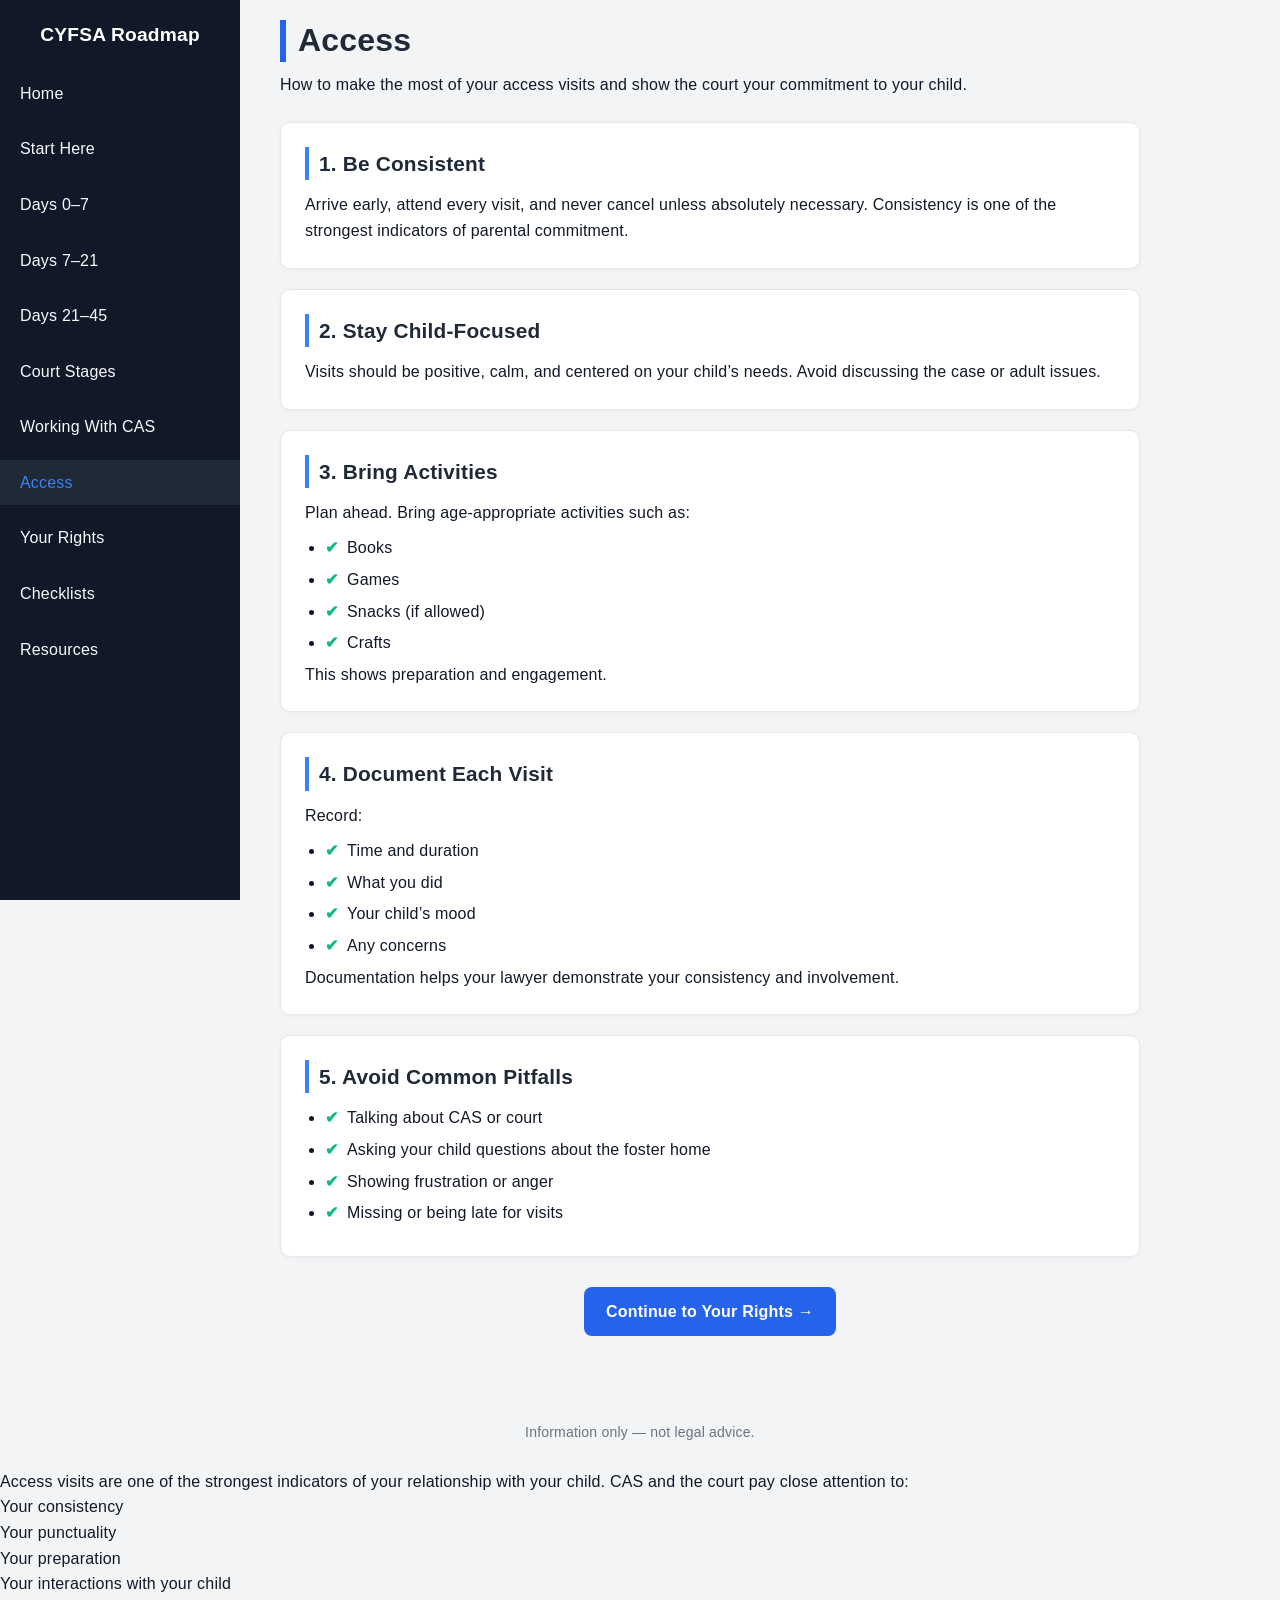
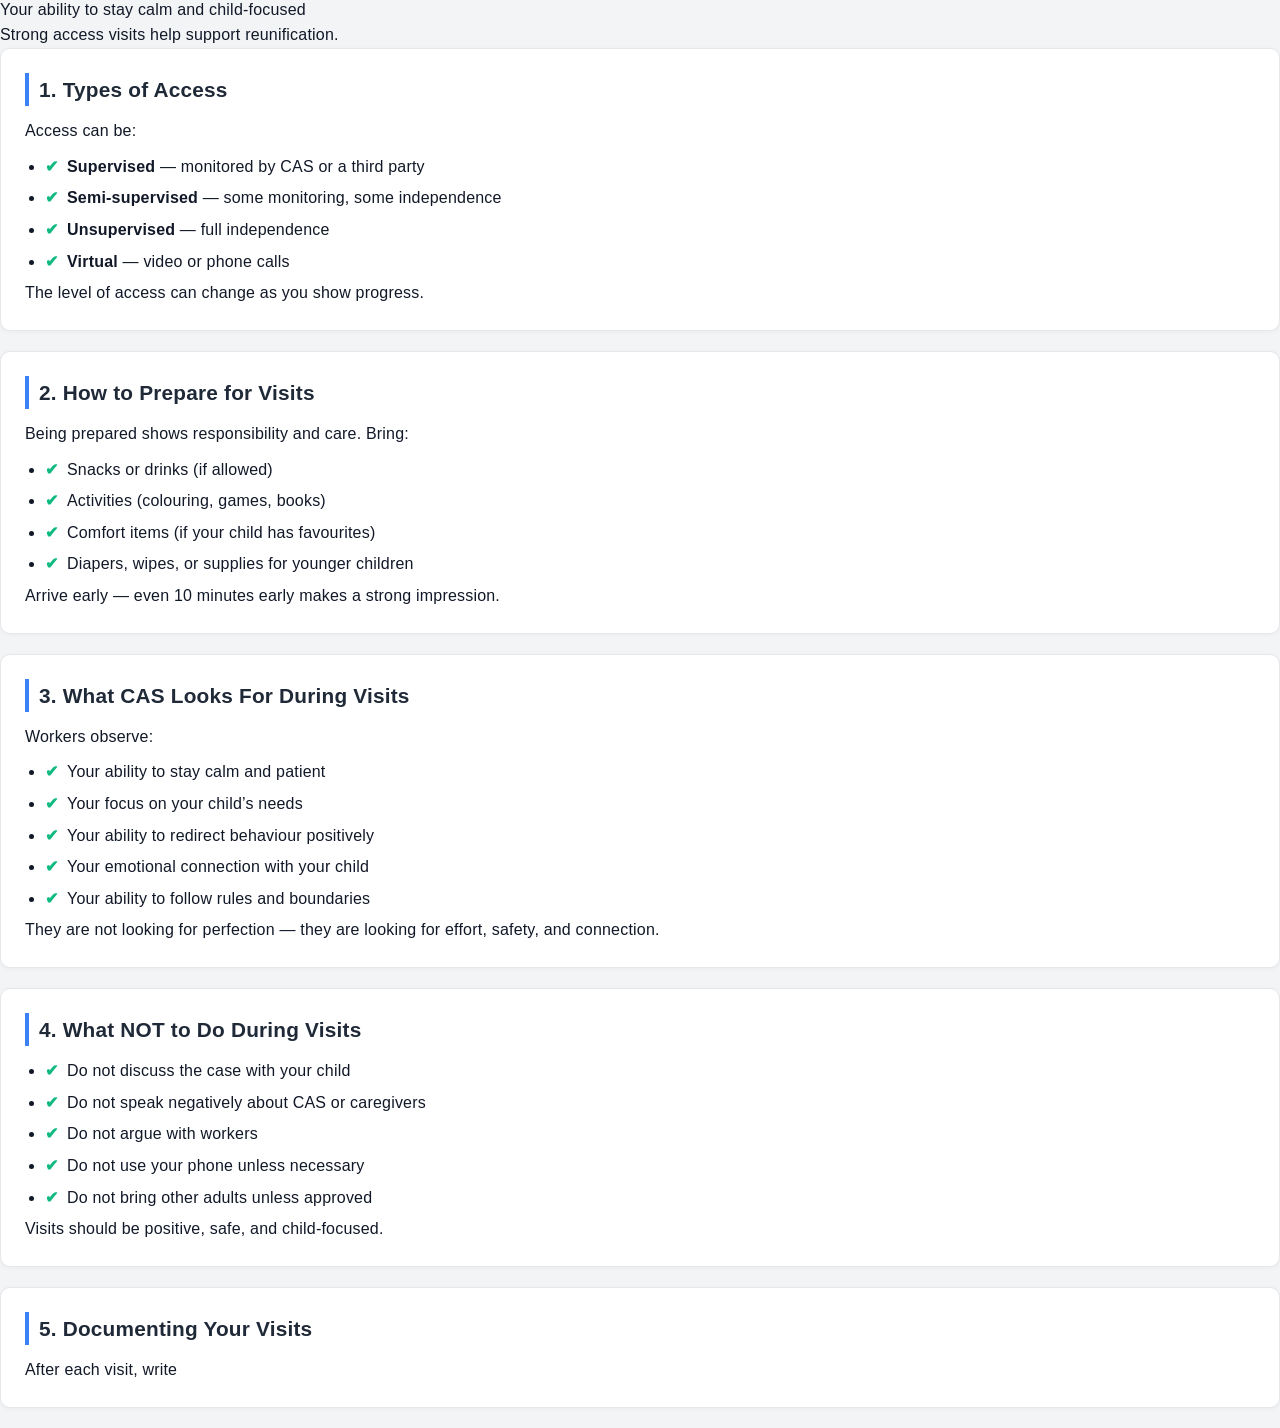
<file: Access.html>
<!DOCTYPE html>
<html lang="en">
<head>
    <meta charset="UTF-8">
    <meta name="viewport" content="width=device-width, initial-scale=1.0">
    <title>Access – 45‑Day CYFSA Roadmap</title>
    <link rel="stylesheet" href="assets/style.css">
    <link rel="stylesheet" href="assets/sidebar.css">
</head>

<body>

<!-- SIDEBAR -->
<div class="sidebar">
    <h2>CYFSA Roadmap</h2>
    <ul>
        <li><a href="index.html">Home</a></li>
        <li><a href="start-here.html">Start Here</a></li>
        <li><a href="roadmap-0-7.html">Days 0–7</a></li>
        <li><a href="roadmap-7-21.html">Days 7–21</a></li>
        <li><a href="roadmap-21-45.html">Days 21–45</a></li>
        <li><a href="court-stages.html">Court Stages</a></li>
        <li><a href="working-with-cas.html">Working With CAS</a></li>
        <li><a class="active" href="access.html">Access</a></li>
        <li><a href="rights.html">Your Rights</a></li>
        <li><a href="checklists.html">Checklists</a></li>
        <li><a href="resources.html">Resources</a></li>
    </ul>
</div>

<main class="container with-sidebar">

    <section class="page-header">
        <h1>Access</h1>
        <p>How to make the most of your access visits and show the court your commitment to your child.</p>
    </section>

    <section class="card full">
        <h2>1. Be Consistent</h2>
        <p>Arrive early, attend every visit, and never cancel unless absolutely necessary. Consistency is one of the strongest indicators of parental commitment.</p>
    </section>

    <section class="card full">
        <h2>2. Stay Child‑Focused</h2>
        <p>Visits should be positive, calm, and centered on your child’s needs. Avoid discussing the case or adult issues.</p>
    </section>

    <section class="card full">
        <h2>3. Bring Activities</h2>
        <p>Plan ahead. Bring age‑appropriate activities such as:</p>
        <ul>
            <li>Books</li>
            <li>Games</li>
            <li>Snacks (if allowed)</li>
            <li>Crafts</li>
        </ul>
        <p>This shows preparation and engagement.</p>
    </section>

    <section class="card full">
        <h2>4. Document Each Visit</h2>
        <p>Record:</p>
        <ul>
            <li>Time and duration</li>
            <li>What you did</li>
            <li>Your child’s mood</li>
            <li>Any concerns</li>
        </ul>
        <p>Documentation helps your lawyer demonstrate your consistency and involvement.</p>
    </section>

    <section class="card full">
        <h2>5. Avoid Common Pitfalls</h2>
        <ul>
            <li>Talking about CAS or court</li>
            <li>Asking your child questions about the foster home</li>
            <li>Showing frustration or anger</li>
            <li>Missing or being late for visits</li>
        </ul>
    </section>

    <section class="next-step">
        <a class="button" href="rights.html">Continue to Your Rights</a>
    </section>

</main>

<footer>
    <p>Information only — not legal advice.</p>
</footer>

</body>
</html>        <p>Access visits are one of the strongest indicators of your relationship with your child. CAS and the court pay close attention to:</p>
        <ul>
            <li>Your consistency</li>
            <li>Your punctuality</li>
            <li>Your preparation</li>
            <li>Your interactions with your child</li>
            <li>Your ability to stay calm and child‑focused</li>
        </ul>
        <p>Strong access visits help support reunification.</p>
    </section>

    <section class="card full">
        <h2>1. Types of Access</h2>
        <p>Access can be:</p>
        <ul>
            <li><strong>Supervised</strong> — monitored by CAS or a third party</li>
            <li><strong>Semi‑supervised</strong> — some monitoring, some independence</li>
            <li><strong>Unsupervised</strong> — full independence</li>
            <li><strong>Virtual</strong> — video or phone calls</li>
        </ul>
        <p>The level of access can change as you show progress.</p>
    </section>

    <section class="card full">
        <h2>2. How to Prepare for Visits</h2>
        <p>Being prepared shows responsibility and care. Bring:</p>
        <ul>
            <li>Snacks or drinks (if allowed)</li>
            <li>Activities (colouring, games, books)</li>
            <li>Comfort items (if your child has favourites)</li>
            <li>Diapers, wipes, or supplies for younger children</li>
        </ul>
        <p>Arrive early — even 10 minutes early makes a strong impression.</p>
    </section>

    <section class="card full">
        <h2>3. What CAS Looks For During Visits</h2>
        <p>Workers observe:</p>
        <ul>
            <li>Your ability to stay calm and patient</li>
            <li>Your focus on your child’s needs</li>
            <li>Your ability to redirect behaviour positively</li>
            <li>Your emotional connection with your child</li>
            <li>Your ability to follow rules and boundaries</li>
        </ul>
        <p>They are not looking for perfection — they are looking for effort, safety, and connection.</p>
    </section>

    <section class="card full">
        <h2>4. What NOT to Do During Visits</h2>
        <ul>
            <li>Do not discuss the case with your child</li>
            <li>Do not speak negatively about CAS or caregivers</li>
            <li>Do not argue with workers</li>
            <li>Do not use your phone unless necessary</li>
            <li>Do not bring other adults unless approved</li>
        </ul>
        <p>Visits should be positive, safe, and child‑focused.</p>
    </section>

    <section class="card full">
        <h2>5. Documenting Your Visits</h2>
        <p>After each visit, write
</file>
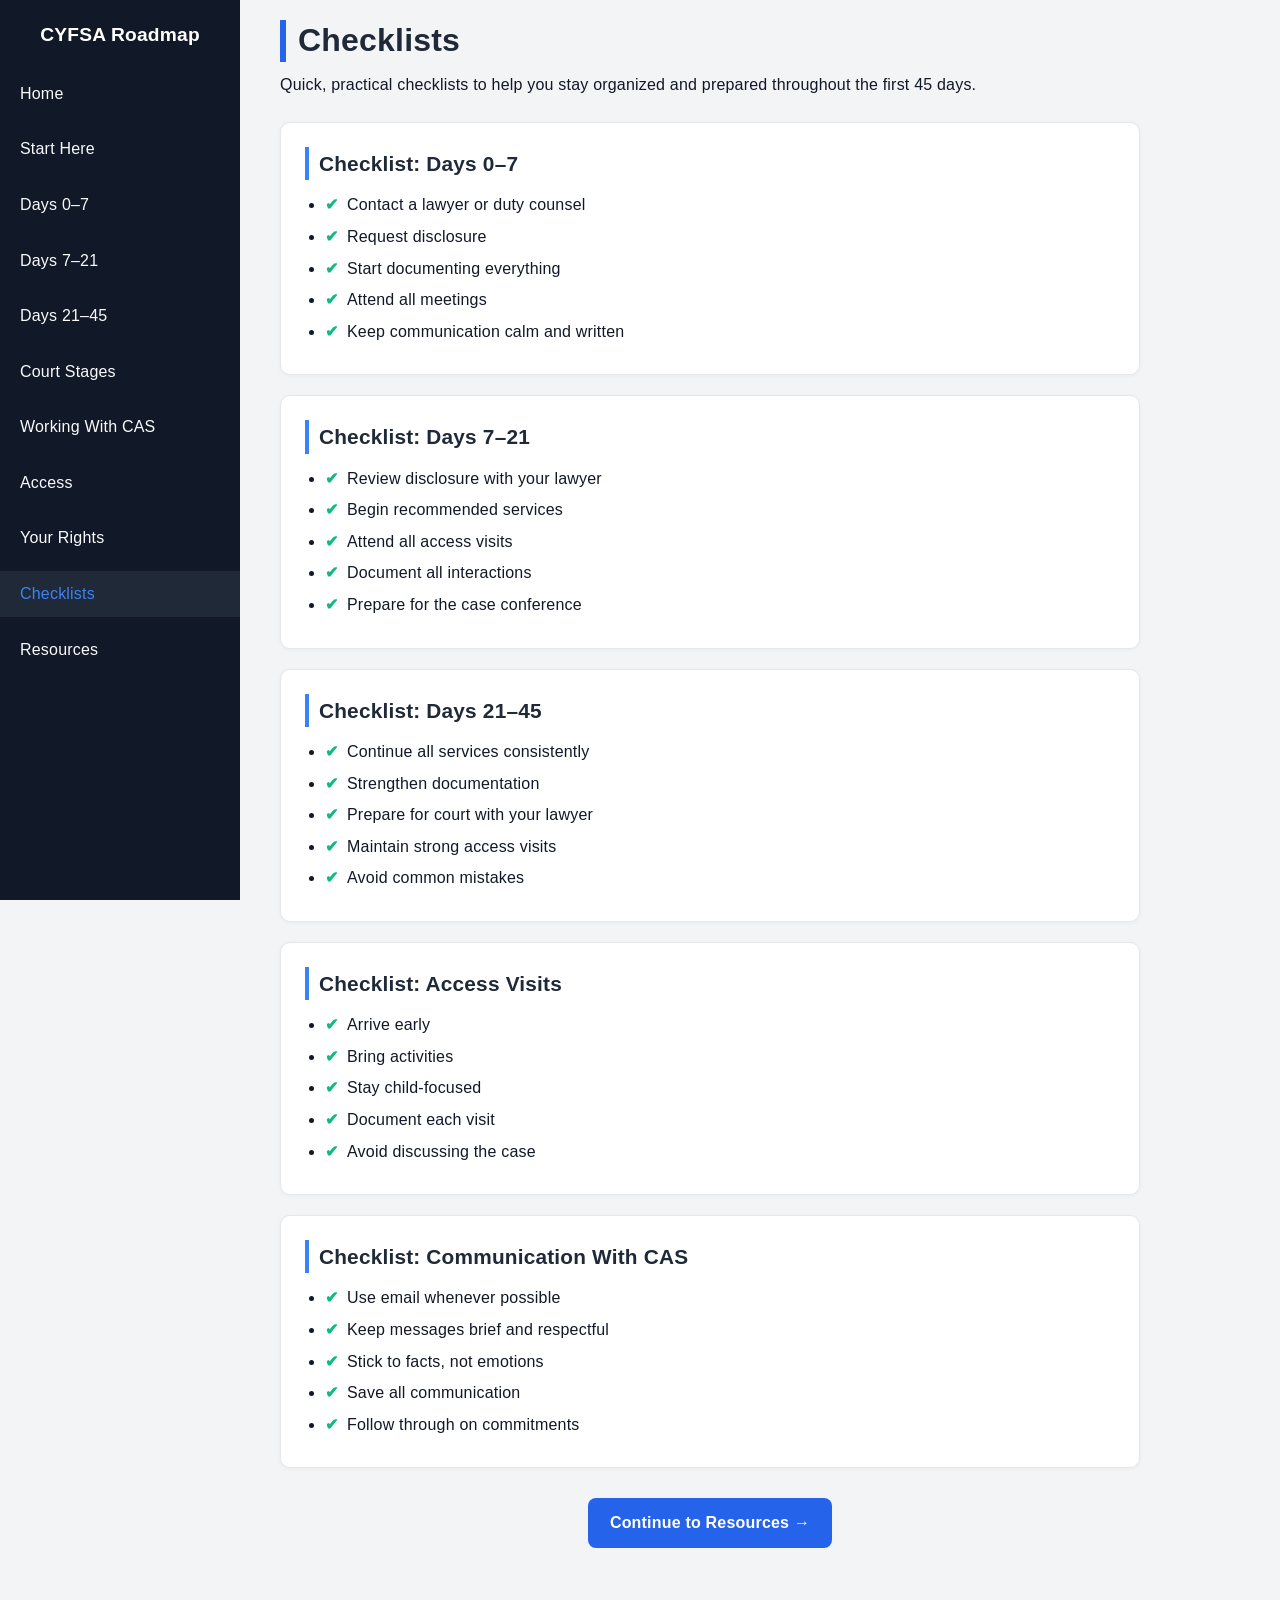
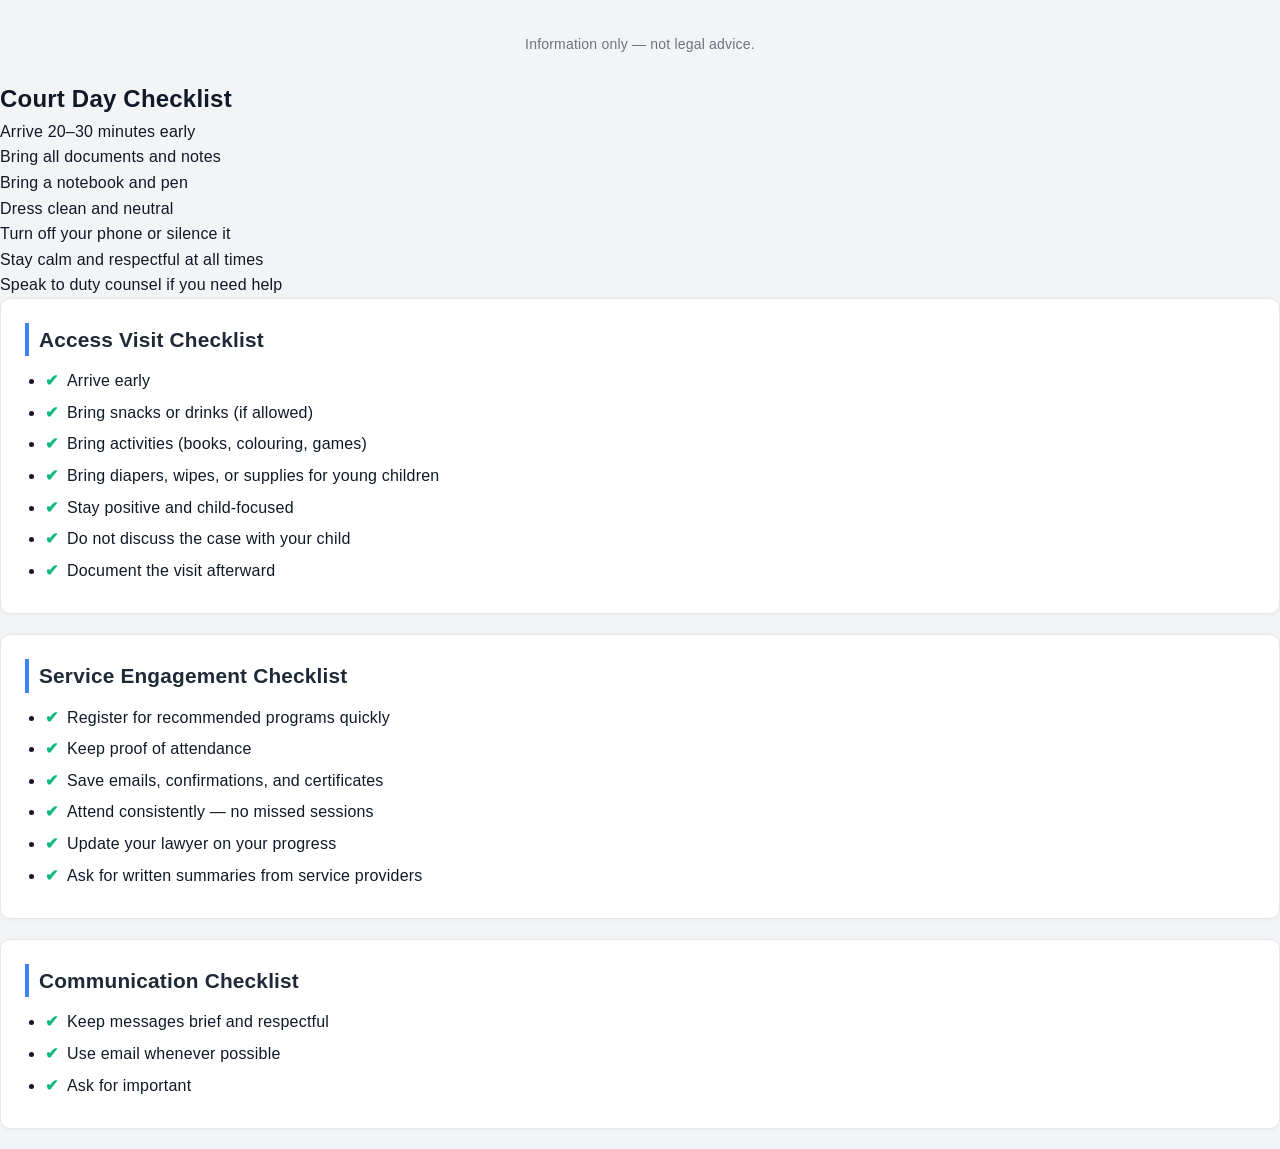
<file: Checklist.html>
<!DOCTYPE html>
<html lang="en">
<head>
    <meta charset="UTF-8">
    <meta name="viewport" content="width=device-width, initial-scale=1.0">
    <title>Checklists – 45‑Day CYFSA Roadmap</title>
    <link rel="stylesheet" href="assets/style.css">
    <link rel="stylesheet" href="assets/sidebar.css">
</head>

<body>

<!-- SIDEBAR -->
<div class="sidebar">
    <h2>CYFSA Roadmap</h2>
    <ul>
        <li><a href="index.html">Home</a></li>
        <li><a href="start-here.html">Start Here</a></li>
        <li><a href="roadmap-0-7.html">Days 0–7</a></li>
        <li><a href="roadmap-7-21.html">Days 7–21</a></li>
        <li><a href="roadmap-21-45.html">Days 21–45</a></li>
        <li><a href="court-stages.html">Court Stages</a></li>
        <li><a href="working-with-cas.html">Working With CAS</a></li>
        <li><a href="access.html">Access</a></li>
        <li><a href="rights.html">Your Rights</a></li>
        <li><a class="active" href="checklists.html">Checklists</a></li>
        <li><a href="resources.html">Resources</a></li>
    </ul>
</div>

<main class="container with-sidebar">

    <section class="page-header">
        <h1>Checklists</h1>
        <p>Quick, practical checklists to help you stay organized and prepared throughout the first 45 days.</p>
    </section>

    <section class="card full">
        <h2>Checklist: Days 0–7</h2>
        <ul>
            <li>Contact a lawyer or duty counsel</li>
            <li>Request disclosure</li>
            <li>Start documenting everything</li>
            <li>Attend all meetings</li>
            <li>Keep communication calm and written</li>
        </ul>
    </section>

    <section class="card full">
        <h2>Checklist: Days 7–21</h2>
        <ul>
            <li>Review disclosure with your lawyer</li>
            <li>Begin recommended services</li>
            <li>Attend all access visits</li>
            <li>Document all interactions</li>
            <li>Prepare for the case conference</li>
        </ul>
    </section>

    <section class="card full">
        <h2>Checklist: Days 21–45</h2>
        <ul>
            <li>Continue all services consistently</li>
            <li>Strengthen documentation</li>
            <li>Prepare for court with your lawyer</li>
            <li>Maintain strong access visits</li>
            <li>Avoid common mistakes</li>
        </ul>
    </section>

    <section class="card full">
        <h2>Checklist: Access Visits</h2>
        <ul>
            <li>Arrive early</li>
            <li>Bring activities</li>
            <li>Stay child‑focused</li>
            <li>Document each visit</li>
            <li>Avoid discussing the case</li>
        </ul>
    </section>

    <section class="card full">
        <h2>Checklist: Communication With CAS</h2>
        <ul>
            <li>Use email whenever possible</li>
            <li>Keep messages brief and respectful</li>
            <li>Stick to facts, not emotions</li>
            <li>Save all communication</li>
            <li>Follow through on commitments</li>
        </ul>
    </section>

    <section class="next-step">
        <a class="button" href="resources.html">Continue to Resources</a>
    </section>

</main>

<footer>
    <p>Information only — not legal advice.</p>
</footer>

</body>
</html>        <h2>Court Day Checklist</h2>
        <ul>
            <li>Arrive 20–30 minutes early</li>
            <li>Bring all documents and notes</li>
            <li>Bring a notebook and pen</li>
            <li>Dress clean and neutral</li>
            <li>Turn off your phone or silence it</li>
            <li>Stay calm and respectful at all times</li>
            <li>Speak to duty counsel if you need help</li>
        </ul>
    </section>

    <section class="card full">
        <h2>Access Visit Checklist</h2>
        <ul>
            <li>Arrive early</li>
            <li>Bring snacks or drinks (if allowed)</li>
            <li>Bring activities (books, colouring, games)</li>
            <li>Bring diapers, wipes, or supplies for young children</li>
            <li>Stay positive and child‑focused</li>
            <li>Do not discuss the case with your child</li>
            <li>Document the visit afterward</li>
        </ul>
    </section>

    <section class="card full">
        <h2>Service Engagement Checklist</h2>
        <ul>
            <li>Register for recommended programs quickly</li>
            <li>Keep proof of attendance</li>
            <li>Save emails, confirmations, and certificates</li>
            <li>Attend consistently — no missed sessions</li>
            <li>Update your lawyer on your progress</li>
            <li>Ask for written summaries from service providers</li>
        </ul>
    </section>

    <section class="card full">
        <h2>Communication Checklist</h2>
        <ul>
            <li>Keep messages brief and respectful</li>
            <li>Use email whenever possible</li>
            <li>Ask for important
</file>
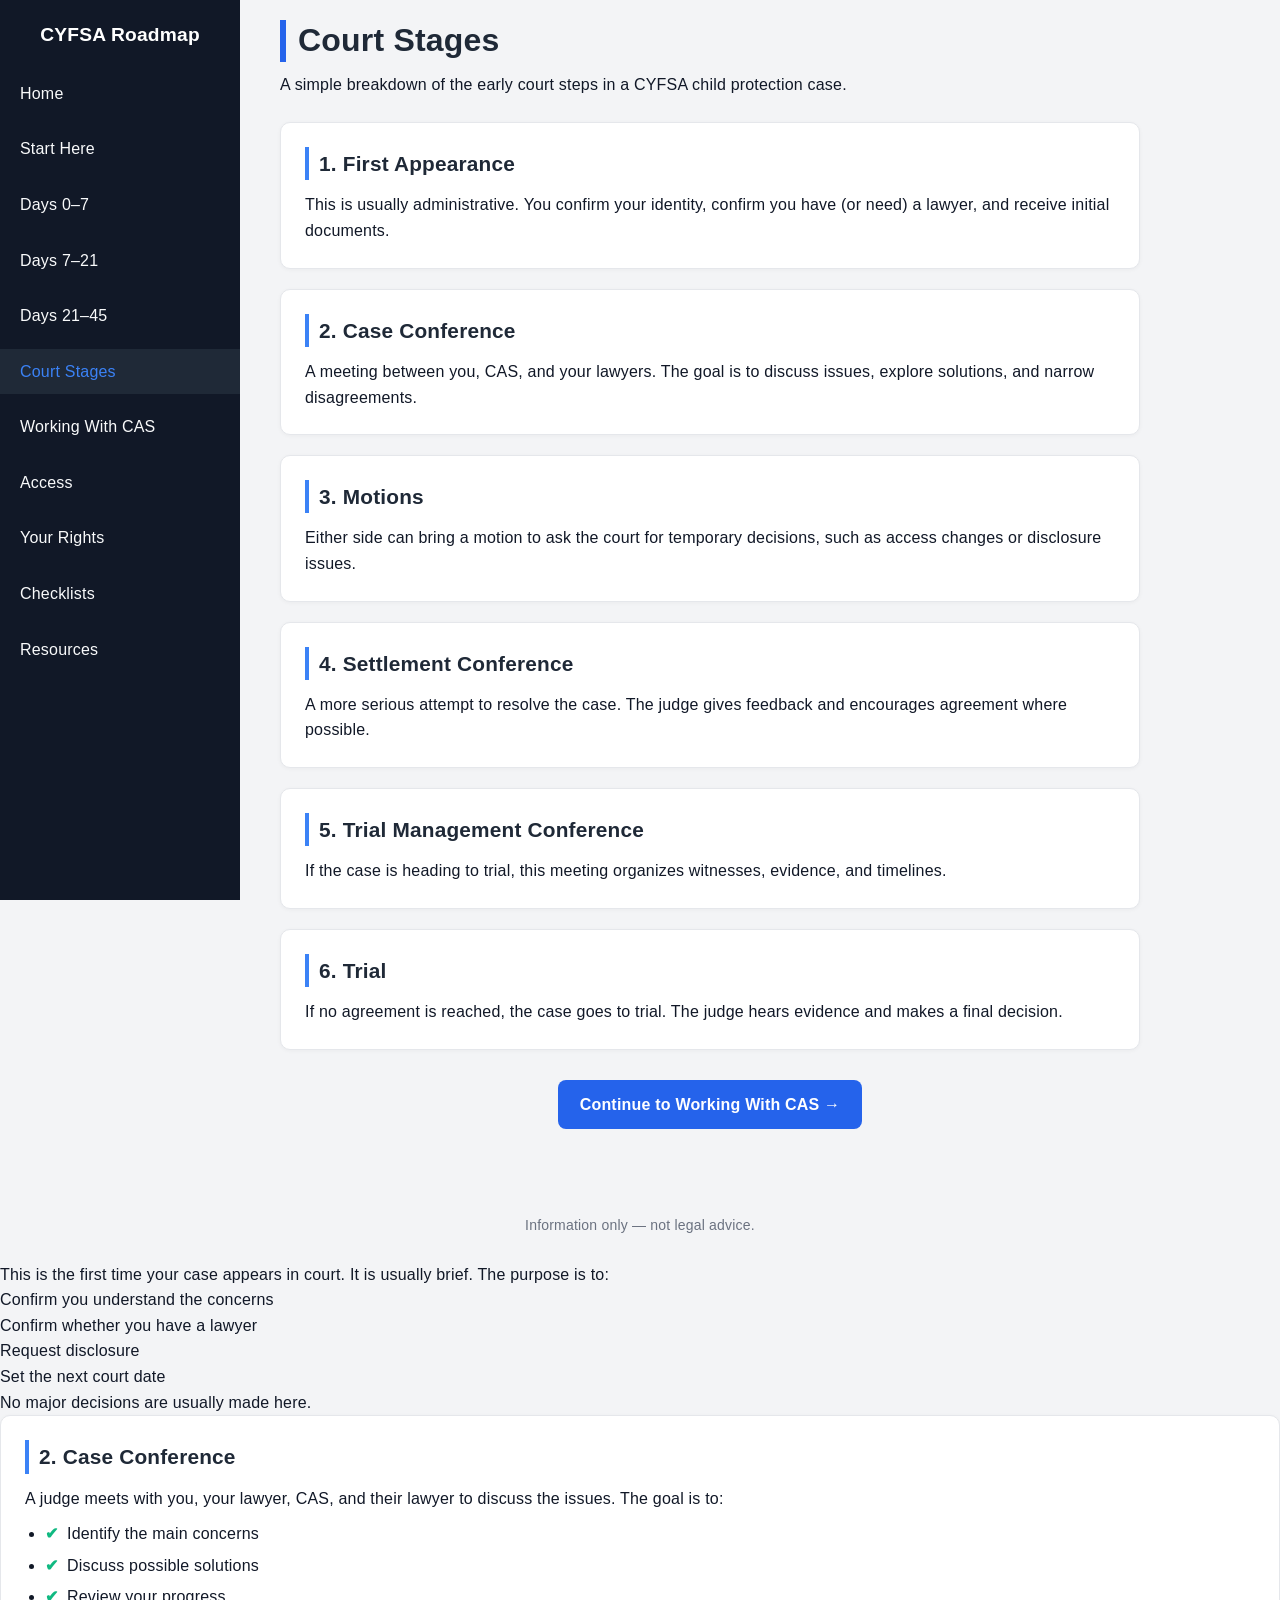
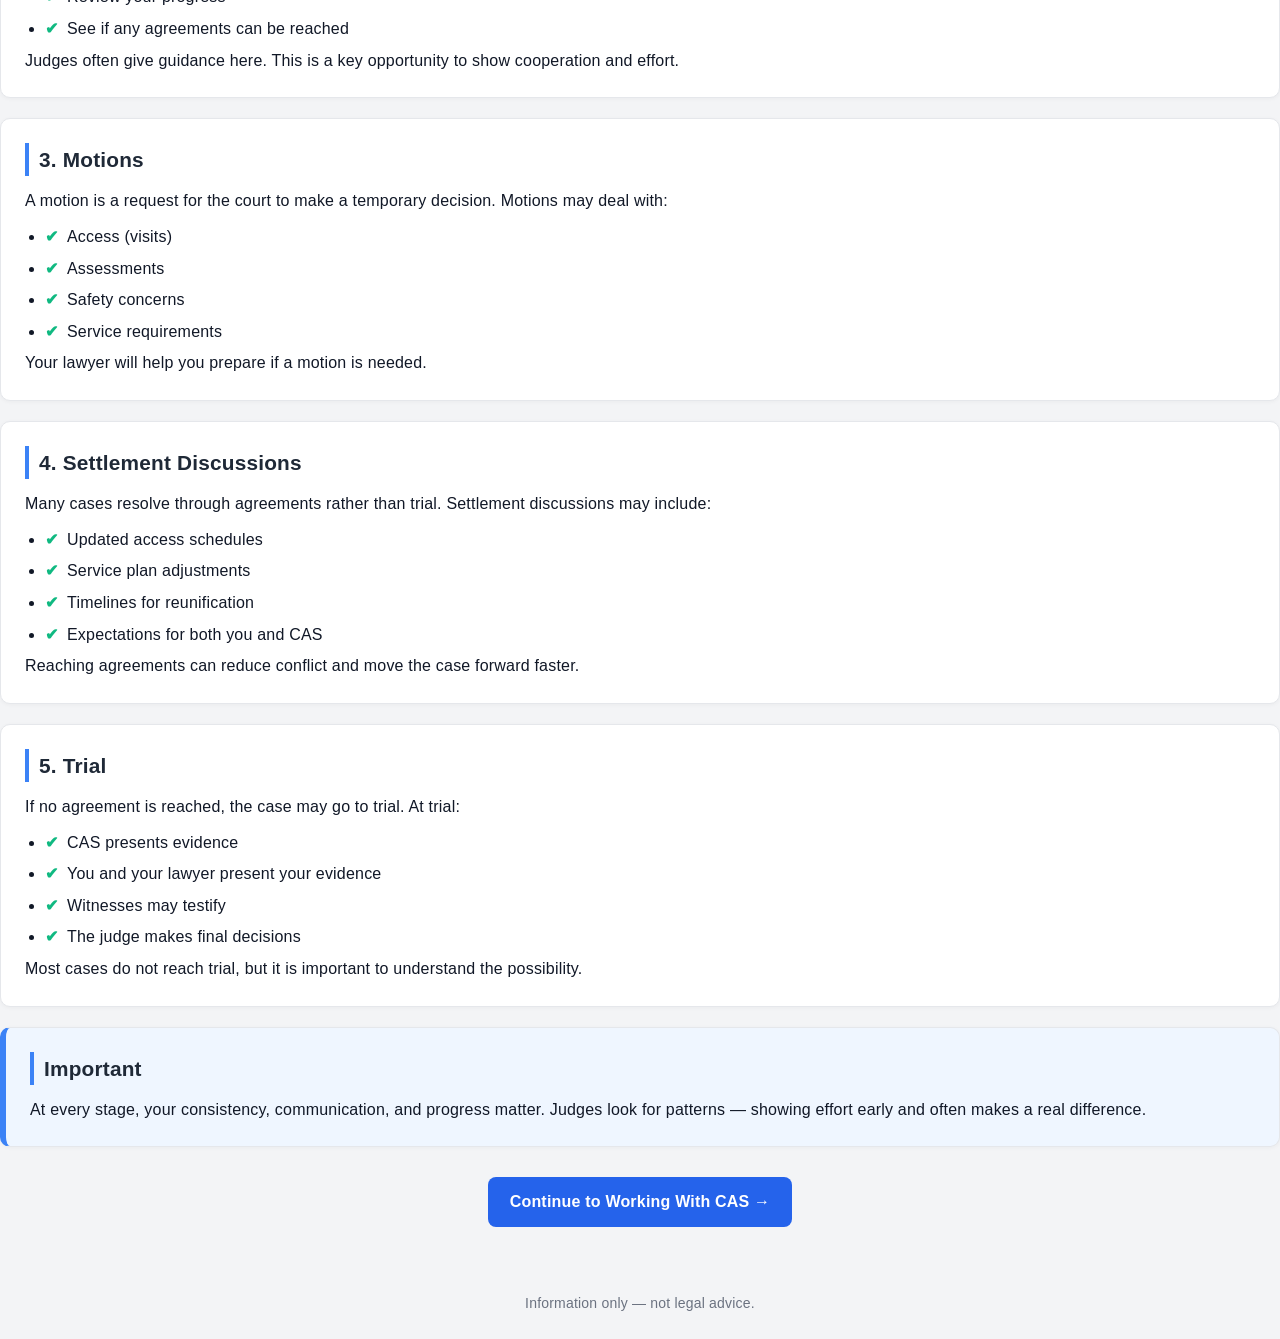
<file: Court-stages.html>
<!DOCTYPE html>
<html lang="en">
<head>
    <meta charset="UTF-8">
    <meta name="viewport" content="width=device-width, initial-scale=1.0">
    <title>Court Stages – 45‑Day CYFSA Roadmap</title>
    <link rel="stylesheet" href="assets/style.css">
    <link rel="stylesheet" href="assets/sidebar.css">
</head>

<body>

<!-- SIDEBAR -->
<div class="sidebar">
    <h2>CYFSA Roadmap</h2>
    <ul>
        <li><a href="index.html">Home</a></li>
        <li><a href="start-here.html">Start Here</a></li>
        <li><a href="roadmap-0-7.html">Days 0–7</a></li>
        <li><a href="roadmap-7-21.html">Days 7–21</a></li>
        <li><a href="roadmap-21-45.html">Days 21–45</a></li>
        <li><a class="active" href="court-stages.html">Court Stages</a></li>
        <li><a href="working-with-cas.html">Working With CAS</a></li>
        <li><a href="access.html">Access</a></li>
        <li><a href="rights.html">Your Rights</a></li>
        <li><a href="checklists.html">Checklists</a></li>
        <li><a href="resources.html">Resources</a></li>
    </ul>
</div>

<main class="container with-sidebar">

    <section class="page-header">
        <h1>Court Stages</h1>
        <p>A simple breakdown of the early court steps in a CYFSA child protection case.</p>
    </section>

    <section class="card full">
        <h2>1. First Appearance</h2>
        <p>This is usually administrative. You confirm your identity, confirm you have (or need) a lawyer, and receive initial documents.</p>
    </section>

    <section class="card full">
        <h2>2. Case Conference</h2>
        <p>A meeting between you, CAS, and your lawyers. The goal is to discuss issues, explore solutions, and narrow disagreements.</p>
    </section>

    <section class="card full">
        <h2>3. Motions</h2>
        <p>Either side can bring a motion to ask the court for temporary decisions, such as access changes or disclosure issues.</p>
    </section>

    <section class="card full">
        <h2>4. Settlement Conference</h2>
        <p>A more serious attempt to resolve the case. The judge gives feedback and encourages agreement where possible.</p>
    </section>

    <section class="card full">
        <h2>5. Trial Management Conference</h2>
        <p>If the case is heading to trial, this meeting organizes witnesses, evidence, and timelines.</p>
    </section>

    <section class="card full">
        <h2>6. Trial</h2>
        <p>If no agreement is reached, the case goes to trial. The judge hears evidence and makes a final decision.</p>
    </section>

    <section class="next-step">
        <a class="button" href="working-with-cas.html">Continue to Working With CAS</a>
    </section>

</main>

<footer>
    <p>Information only — not legal advice.</p>
</footer>

</body>
</html>        <p>This is the first time your case appears in court. It is usually brief. The purpose is to:</p>
        <ul>
            <li>Confirm you understand the concerns</li>
            <li>Confirm whether you have a lawyer</li>
            <li>Request disclosure</li>
            <li>Set the next court date</li>
        </ul>
        <p>No major decisions are usually made here.</p>
    </section>

    <section class="card full">
        <h2>2. Case Conference</h2>
        <p>A judge meets with you, your lawyer, CAS, and their lawyer to discuss the issues. The goal is to:</p>
        <ul>
            <li>Identify the main concerns</li>
            <li>Discuss possible solutions</li>
            <li>Review your progress</li>
            <li>See if any agreements can be reached</li>
        </ul>
        <p>Judges often give guidance here. This is a key opportunity to show cooperation and effort.</p>
    </section>

    <section class="card full">
        <h2>3. Motions</h2>
        <p>A motion is a request for the court to make a temporary decision. Motions may deal with:</p>
        <ul>
            <li>Access (visits)</li>
            <li>Assessments</li>
            <li>Safety concerns</li>
            <li>Service requirements</li>
        </ul>
        <p>Your lawyer will help you prepare if a motion is needed.</p>
    </section>

    <section class="card full">
        <h2>4. Settlement Discussions</h2>
        <p>Many cases resolve through agreements rather than trial. Settlement discussions may include:</p>
        <ul>
            <li>Updated access schedules</li>
            <li>Service plan adjustments</li>
            <li>Timelines for reunification</li>
            <li>Expectations for both you and CAS</li>
        </ul>
        <p>Reaching agreements can reduce conflict and move the case forward faster.</p>
    </section>

    <section class="card full">
        <h2>5. Trial</h2>
        <p>If no agreement is reached, the case may go to trial. At trial:</p>
        <ul>
            <li>CAS presents evidence</li>
            <li>You and your lawyer present your evidence</li>
            <li>Witnesses may testify</li>
            <li>The judge makes final decisions</li>
        </ul>
        <p>Most cases do not reach trial, but it is important to understand the possibility.</p>
    </section>

    <section class="card full highlight">
        <h2>Important</h2>
        <p>At every stage, your consistency, communication, and progress matter. Judges look for patterns — showing effort early and often makes a real difference.</p>
    </section>

    <section class="next-step">
        <a class="button" href="working-with-cas.html">Continue to Working With CAS</a>
    </section>

</main>

<footer>
    <p>Information only — not legal advice.</p>
</footer>

</body>
</html>
</file>
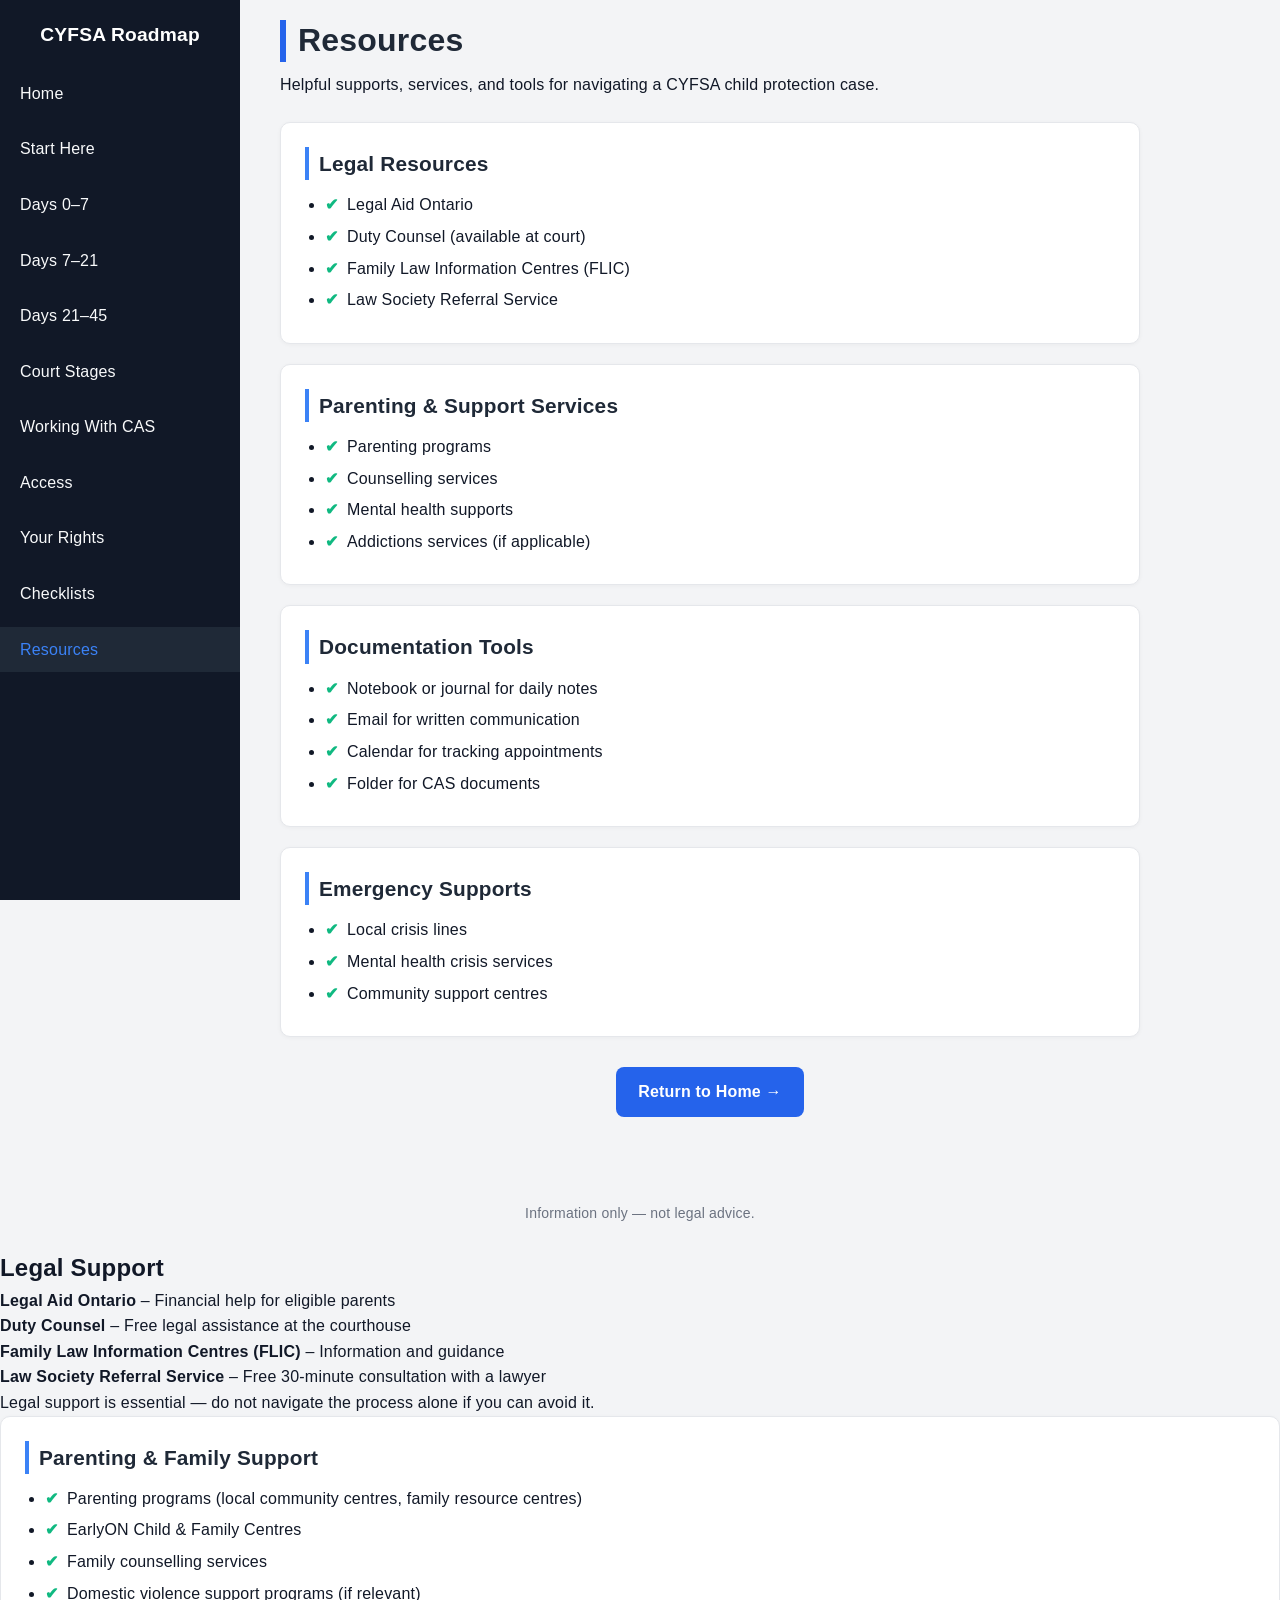
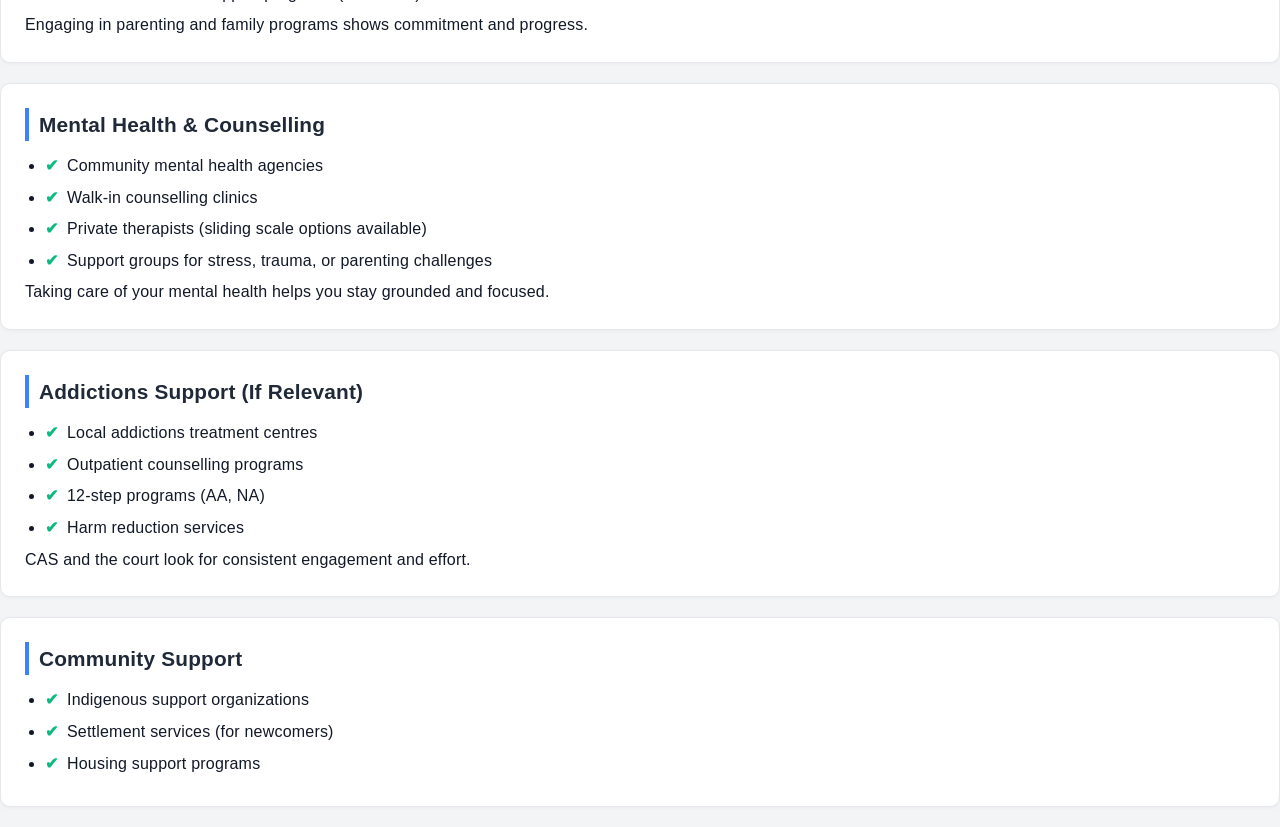
<file: Resources.html>
<!DOCTYPE html>
<html lang="en">
<head>
    <meta charset="UTF-8">
    <meta name="viewport" content="width=device-width, initial-scale=1.0">
    <title>Resources – 45‑Day CYFSA Roadmap</title>
    <link rel="stylesheet" href="assets/style.css">
    <link rel="stylesheet" href="assets/sidebar.css">
</head>

<body>

<!-- SIDEBAR -->
<div class="sidebar">
    <h2>CYFSA Roadmap</h2>
    <ul>
        <li><a href="index.html">Home</a></li>
        <li><a href="start-here.html">Start Here</a></li>
        <li><a href="roadmap-0-7.html">Days 0–7</a></li>
        <li><a href="roadmap-7-21.html">Days 7–21</a></li>
        <li><a href="roadmap-21-45.html">Days 21–45</a></li>
        <li><a href="court-stages.html">Court Stages</a></li>
        <li><a href="working-with-cas.html">Working With CAS</a></li>
        <li><a href="access.html">Access</a></li>
        <li><a href="rights.html">Your Rights</a></li>
        <li><a href="checklists.html">Checklists</a></li>
        <li><a class="active" href="resources.html">Resources</a></li>
    </ul>
</div>

<main class="container with-sidebar">

    <section class="page-header">
        <h1>Resources</h1>
        <p>Helpful supports, services, and tools for navigating a CYFSA child protection case.</p>
    </section>

    <section class="card full">
        <h2>Legal Resources</h2>
        <ul>
            <li>Legal Aid Ontario</li>
            <li>Duty Counsel (available at court)</li>
            <li>Family Law Information Centres (FLIC)</li>
            <li>Law Society Referral Service</li>
        </ul>
    </section>

    <section class="card full">
        <h2>Parenting & Support Services</h2>
        <ul>
            <li>Parenting programs</li>
            <li>Counselling services</li>
            <li>Mental health supports</li>
            <li>Addictions services (if applicable)</li>
        </ul>
    </section>

    <section class="card full">
        <h2>Documentation Tools</h2>
        <ul>
            <li>Notebook or journal for daily notes</li>
            <li>Email for written communication</li>
            <li>Calendar for tracking appointments</li>
            <li>Folder for CAS documents</li>
        </ul>
    </section>

    <section class="card full">
        <h2>Emergency Supports</h2>
        <ul>
            <li>Local crisis lines</li>
            <li>Mental health crisis services</li>
            <li>Community support centres</li>
        </ul>
    </section>

    <section class="next-step">
        <a class="button" href="index.html">Return to Home</a>
    </section>

</main>

<footer>
    <p>Information only — not legal advice.</p>
</footer>

</body>
</html>        <h2>Legal Support</h2>
        <ul>
            <li><strong>Legal Aid Ontario</strong> – Financial help for eligible parents</li>
            <li><strong>Duty Counsel</strong> – Free legal assistance at the courthouse</li>
            <li><strong>Family Law Information Centres (FLIC)</strong> – Information and guidance</li>
            <li><strong>Law Society Referral Service</strong> – Free 30‑minute consultation with a lawyer</li>
        </ul>
        <p>Legal support is essential — do not navigate the process alone if you can avoid it.</p>
    </section>

    <section class="card full">
        <h2>Parenting & Family Support</h2>
        <ul>
            <li>Parenting programs (local community centres, family resource centres)</li>
            <li>EarlyON Child & Family Centres</li>
            <li>Family counselling services</li>
            <li>Domestic violence support programs (if relevant)</li>
        </ul>
        <p>Engaging in parenting and family programs shows commitment and progress.</p>
    </section>

    <section class="card full">
        <h2>Mental Health & Counselling</h2>
        <ul>
            <li>Community mental health agencies</li>
            <li>Walk‑in counselling clinics</li>
            <li>Private therapists (sliding scale options available)</li>
            <li>Support groups for stress, trauma, or parenting challenges</li>
        </ul>
        <p>Taking care of your mental health helps you stay grounded and focused.</p>
    </section>

    <section class="card full">
        <h2>Addictions Support (If Relevant)</h2>
        <ul>
            <li>Local addictions treatment centres</li>
            <li>Outpatient counselling programs</li>
            <li>12‑step programs (AA, NA)</li>
            <li>Harm reduction services</li>
        </ul>
        <p>CAS and the court look for consistent engagement and effort.</p>
    </section>

    <section class="card full">
        <h2>Community Support</h2>
        <ul>
            <li>Indigenous support organizations</li>
            <li>Settlement services (for newcomers)</li>
            <li>Housing support programs</li>
</file>
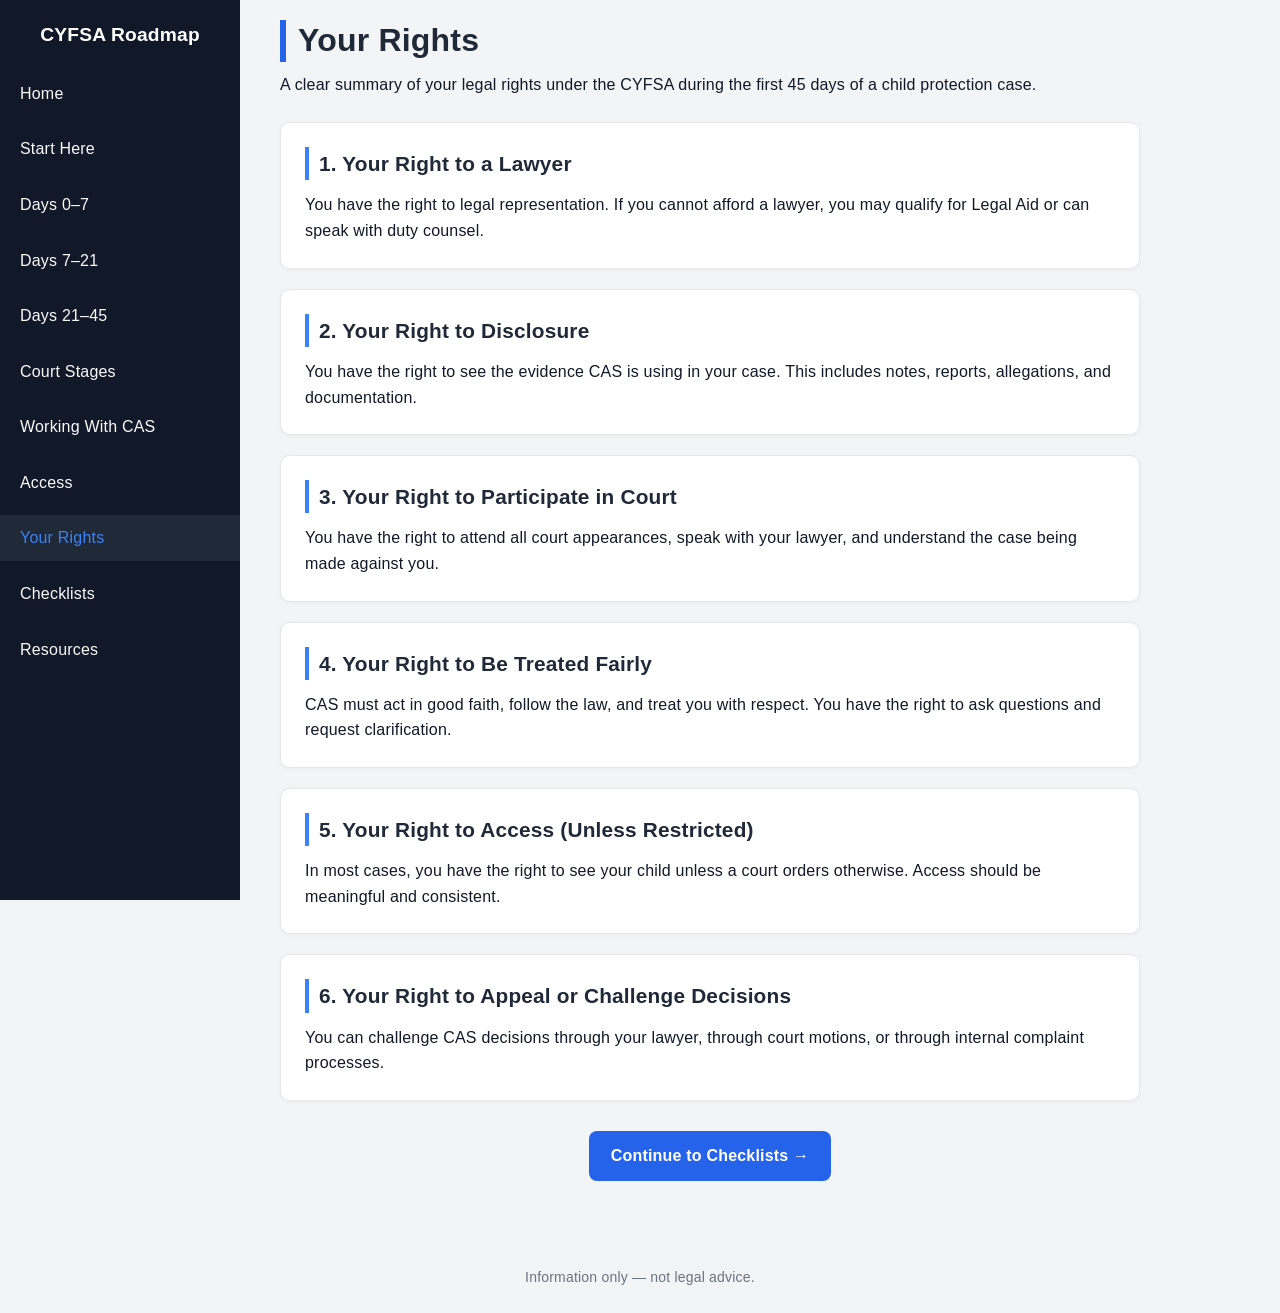
<file: Rights.html>
<!DOCTYPE html>
<html lang="en">
<head>
    <meta charset="UTF-8">
    <meta name="viewport" content="width=device-width, initial-scale=1.0">
    <title>Your Rights – 45‑Day CYFSA Roadmap</title>
    <link rel="stylesheet" href="assets/style.css">
    <link rel="stylesheet" href="assets/sidebar.css">
</head>

<body>

<!-- SIDEBAR -->
<div class="sidebar">
    <h2>CYFSA Roadmap</h2>
    <ul>
        <li><a href="index.html">Home</a></li>
        <li><a href="start-here.html">Start Here</a></li>
        <li><a href="roadmap-0-7.html">Days 0–7</a></li>
        <li><a href="roadmap-7-21.html">Days 7–21</a></li>
        <li><a href="roadmap-21-45.html">Days 21–45</a></li>
        <li><a href="court-stages.html">Court Stages</a></li>
        <li><a href="working-with-cas.html">Working With CAS</a></li>
        <li><a href="access.html">Access</a></li>
        <li><a class="active" href="rights.html">Your Rights</a></li>
        <li><a href="checklists.html">Checklists</a></li>
        <li><a href="resources.html">Resources</a></li>
    </ul>
</div>

<main class="container with-sidebar">

    <section class="page-header">
        <h1>Your Rights</h1>
        <p>A clear summary of your legal rights under the CYFSA during the first 45 days of a child protection case.</p>
    </section>

    <section class="card full">
        <h2>1. Your Right to a Lawyer</h2>
        <p>You have the right to legal representation. If you cannot afford a lawyer, you may qualify for Legal Aid or can speak with duty counsel.</p>
    </section>

    <section class="card full">
        <h2>2. Your Right to Disclosure</h2>
        <p>You have the right to see the evidence CAS is using in your case. This includes notes, reports, allegations, and documentation.</p>
    </section>

    <section class="card full">
        <h2>3. Your Right to Participate in Court</h2>
        <p>You have the right to attend all court appearances, speak with your lawyer, and understand the case being made against you.</p>
    </section>

    <section class="card full">
        <h2>4. Your Right to Be Treated Fairly</h2>
        <p>CAS must act in good faith, follow the law, and treat you with respect. You have the right to ask questions and request clarification.</p>
    </section>

    <section class="card full">
        <h2>5. Your Right to Access (Unless Restricted)</h2>
        <p>In most cases, you have the right to see your child unless a court orders otherwise. Access should be meaningful and consistent.</p>
    </section>

    <section class="card full">
        <h2>6. Your Right to Appeal or Challenge Decisions</h2>
        <p>You can challenge CAS decisions through your lawyer, through court motions, or through internal complaint processes.</p>
    </section>

    <section class="next-step">
        <a class="button" href="checklists.html">Continue to Checklists</a>
    </section>

</main>

<footer>
    <p>Information only — not legal advice.</p>
</footer>

</body>
</html>
</file>
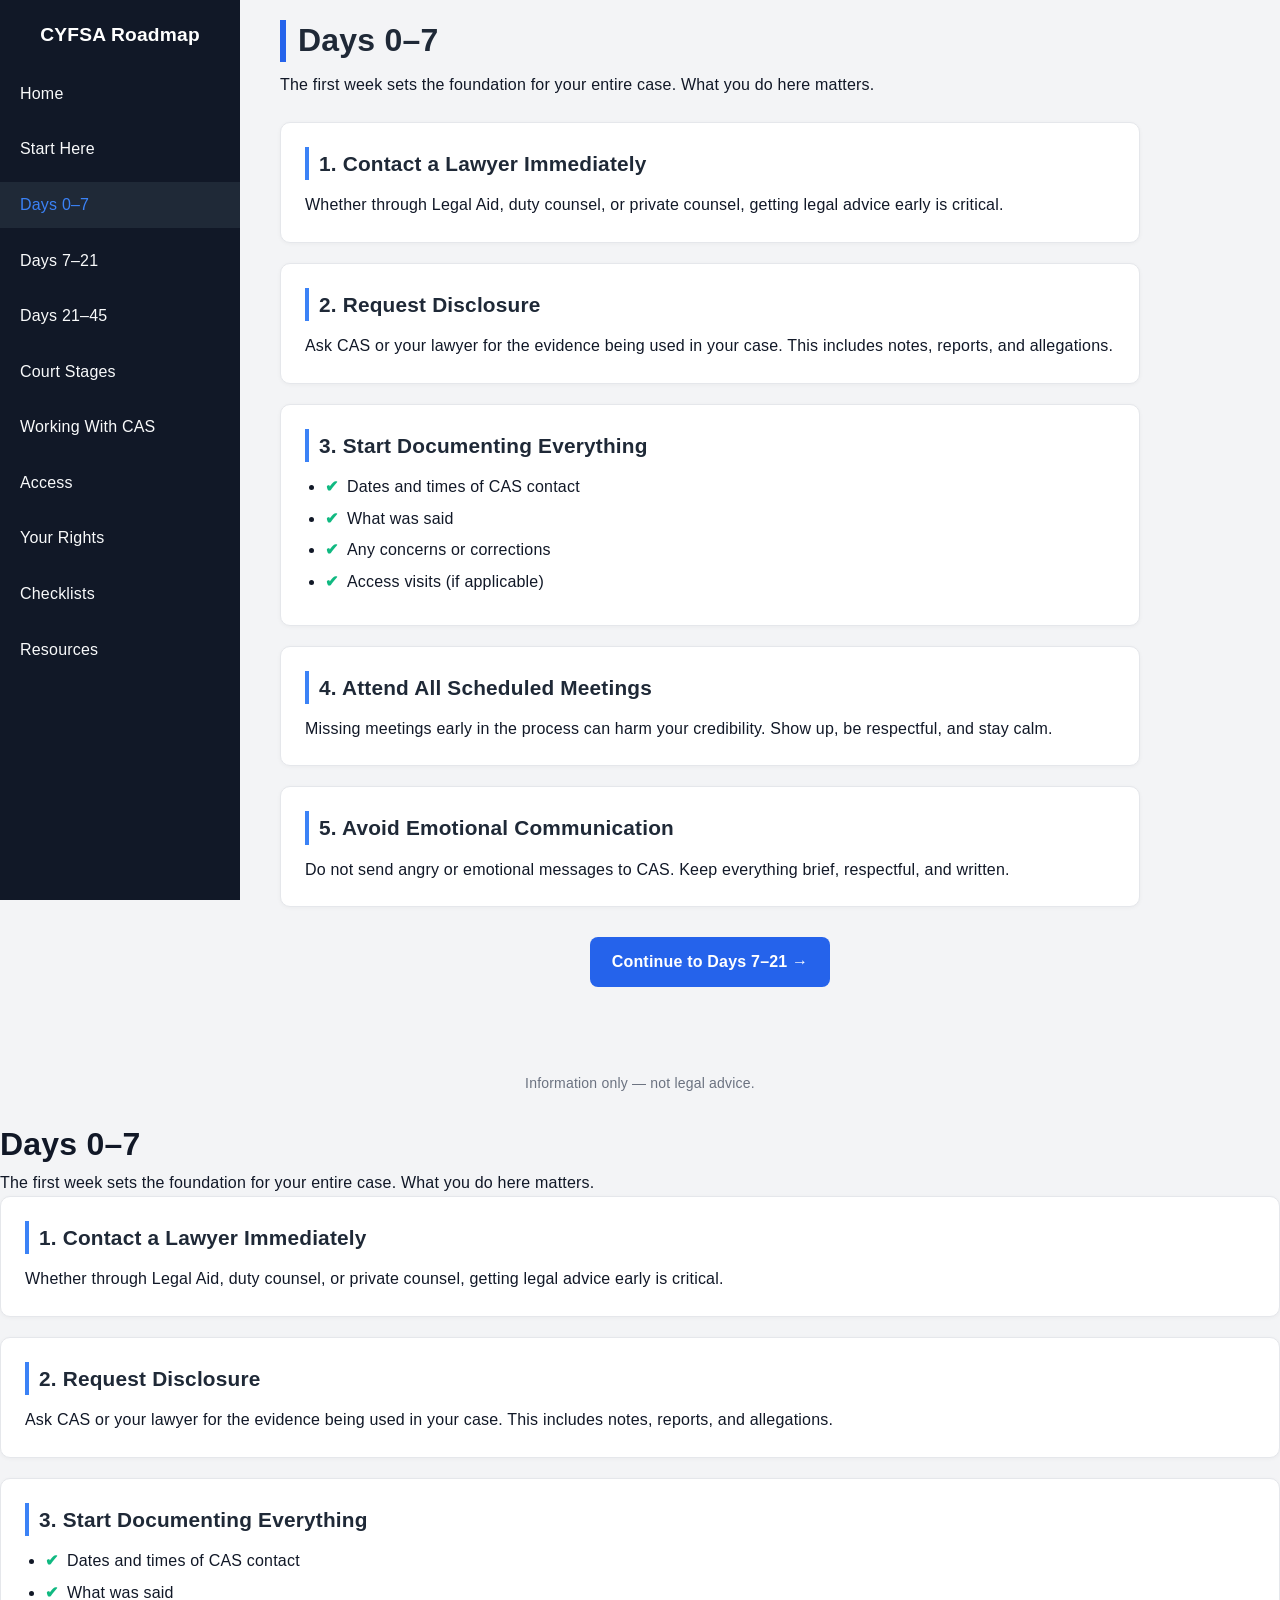
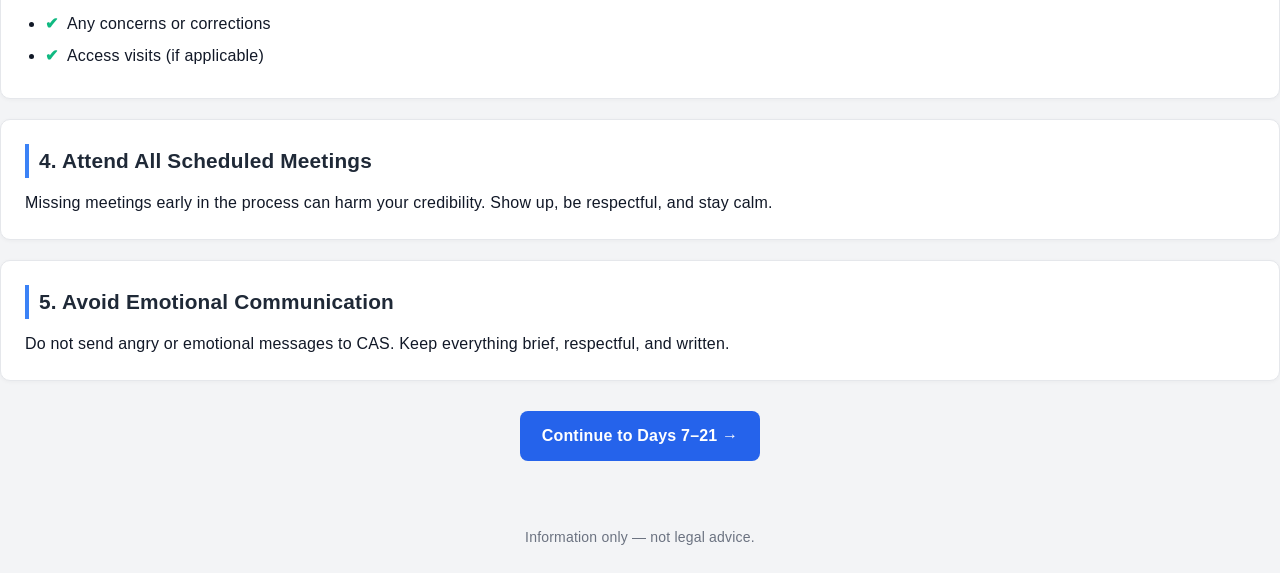
<file: Road-map-0-7.html>
<!DOCTYPE html>
<html lang="en">
<head>
    <meta charset="UTF-8">
    <meta name="viewport" content="width=device-width, initial-scale=1.0">
    <title>Days 0–7 – 45‑Day CYFSA Roadmap</title>
    <link rel="stylesheet" href="assets/style.css">
    <link rel="stylesheet" href="assets/sidebar.css">
</head>

<body>

<!-- SIDEBAR -->
<div class="sidebar">
    <h2>CYFSA Roadmap</h2>
    <ul>
        <li><a href="index.html">Home</a></li>
        <li><a href="start-here.html">Start Here</a></li>
        <li><a class="active" href="roadmap-0-7.html">Days 0–7</a></li>
        <li><a href="roadmap-7-21.html">Days 7–21</a></li>
        <li><a href="roadmap-21-45.html">Days 21–45</a></li>
        <li><a href="court-stages.html">Court Stages</a></li>
        <li><a href="working-with-cas.html">Working With CAS</a></li>
        <li><a href="access.html">Access</a></li>
        <li><a href="rights.html">Your Rights</a></li>
        <li><a href="checklists.html">Checklists</a></li>
        <li><a href="resources.html">Resources</a></li>
    </ul>
</div>

<main class="container with-sidebar">

    <section class="page-header">
        <h1>Days 0–7</h1>
        <p>The first week sets the foundation for your entire case. What you do here matters.</p>
    </section>

    <section class="card full">
        <h2>1. Contact a Lawyer Immediately</h2>
        <p>Whether through Legal Aid, duty counsel, or private counsel, getting legal advice early is critical.</p>
    </section>

    <section class="card full">
        <h2>2. Request Disclosure</h2>
        <p>Ask CAS or your lawyer for the evidence being used in your case. This includes notes, reports, and allegations.</p>
    </section>

    <section class="card full">
        <h2>3. Start Documenting Everything</h2>
        <ul>
            <li>Dates and times of CAS contact</li>
            <li>What was said</li>
            <li>Any concerns or corrections</li>
            <li>Access visits (if applicable)</li>
        </ul>
    </section>

    <section class="card full">
        <h2>4. Attend All Scheduled Meetings</h2>
        <p>Missing meetings early in the process can harm your credibility. Show up, be respectful, and stay calm.</p>
    </section>

    <section class="card full">
        <h2>5. Avoid Emotional Communication</h2>
        <p>Do not send angry or emotional messages to CAS. Keep everything brief, respectful, and written.</p>
    </section>

    <section class="next-step">
        <a class="button" href="roadmap-7-21.html">Continue to Days 7–21</a>
    </section>

</main>

<footer>
    <p>Information only — not legal advice.</p>
</footer>

</body>
</html>        <h1>Days 0–7</h1>
        <p>The first week sets the foundation for your entire case. What you do here matters.</p>
    </section>

    <section class="card full">
        <h2>1. Contact a Lawyer Immediately</h2>
        <p>Whether through Legal Aid, duty counsel, or private counsel, getting legal advice early is critical.</p>
    </section>

    <section class="card full">
        <h2>2. Request Disclosure</h2>
        <p>Ask CAS or your lawyer for the evidence being used in your case. This includes notes, reports, and allegations.</p>
    </section>

    <section class="card full">
        <h2>3. Start Documenting Everything</h2>
        <ul>
            <li>Dates and times of CAS contact</li>
            <li>What was said</li>
            <li>Any concerns or corrections</li>
            <li>Access visits (if applicable)</li>
        </ul>
    </section>

    <section class="card full">
        <h2>4. Attend All Scheduled Meetings</h2>
        <p>Missing meetings early in the process can harm your credibility. Show up, be respectful, and stay calm.</p>
    </section>

    <section class="card full">
        <h2>5. Avoid Emotional Communication</h2>
        <p>Do not send angry or emotional messages to CAS. Keep everything brief, respectful, and written.</p>
    </section>

    <section class="next-step">
        <a class="button" href="roadmap-7-21.html">Continue to Days 7–21</a>
    </section>

</main>

<footer>
    <p>Information only — not legal advice.</p>
</footer>

</body>
</html>
</file>
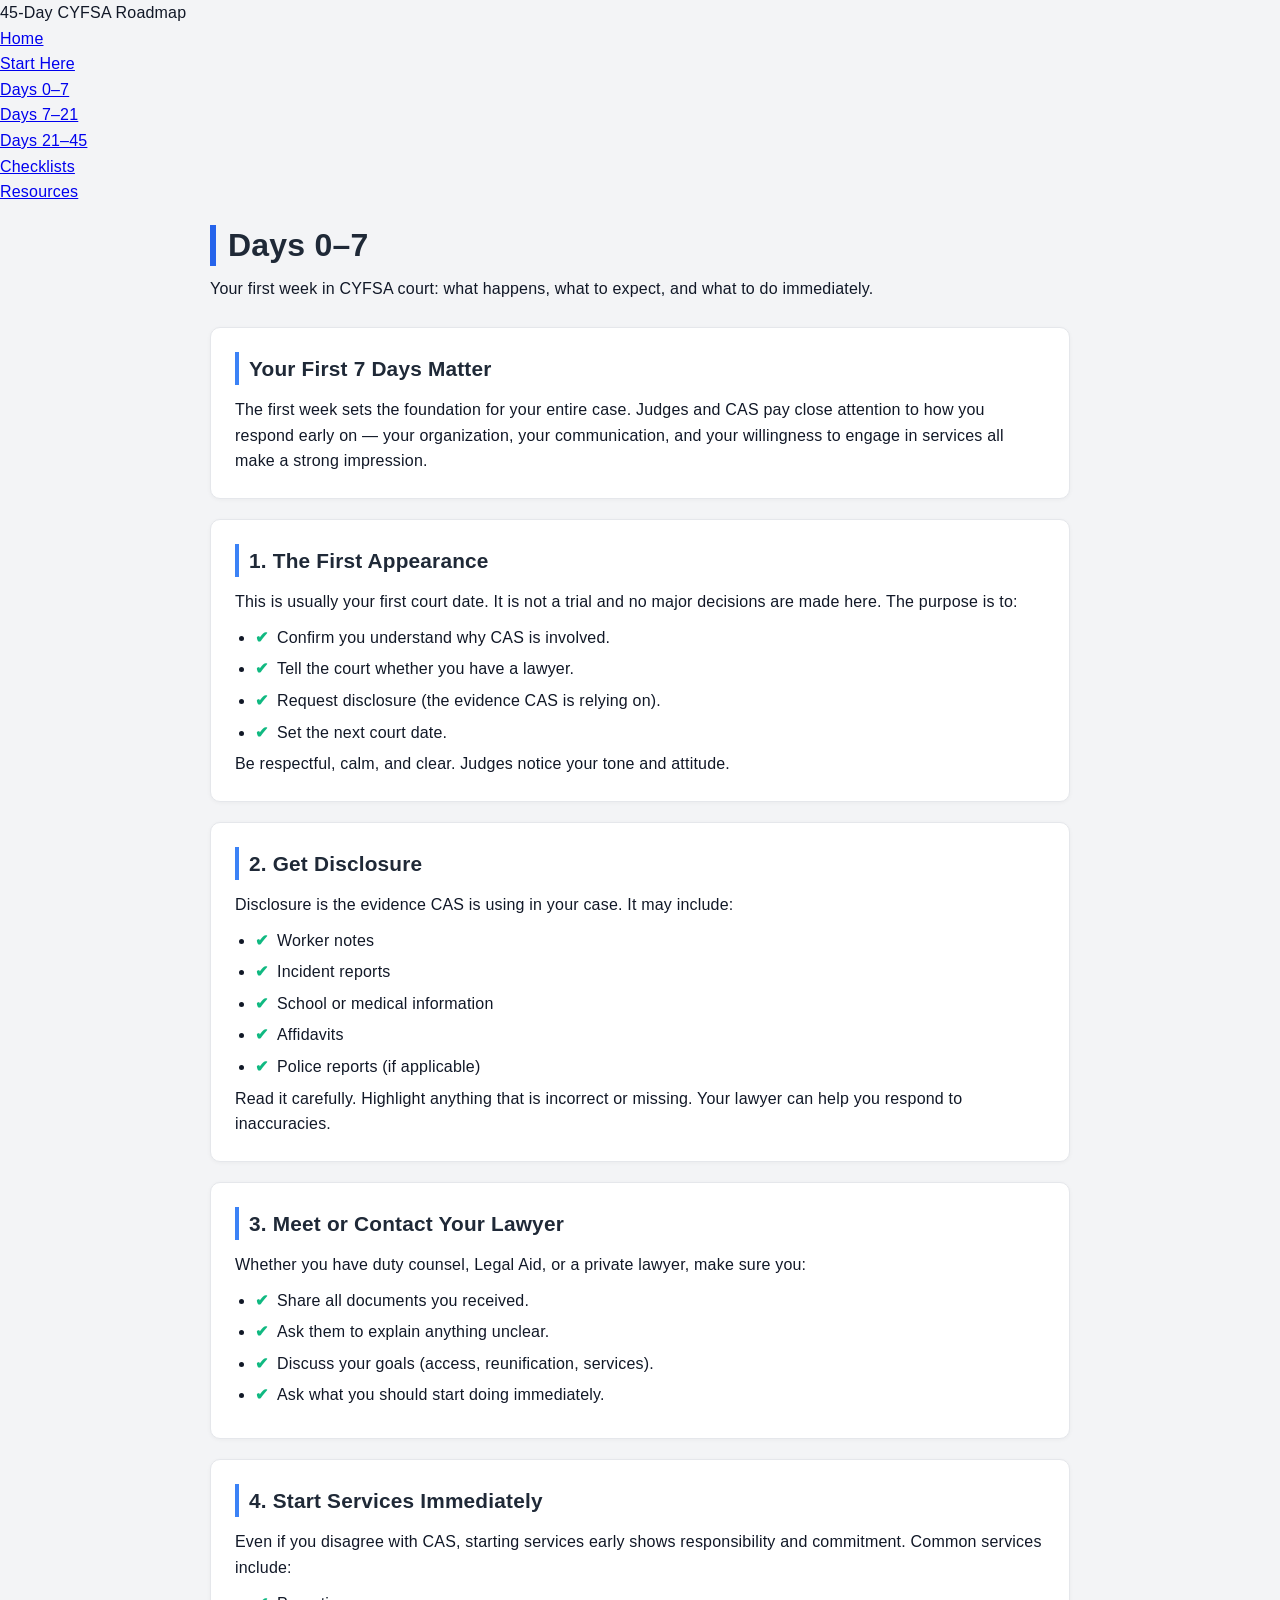
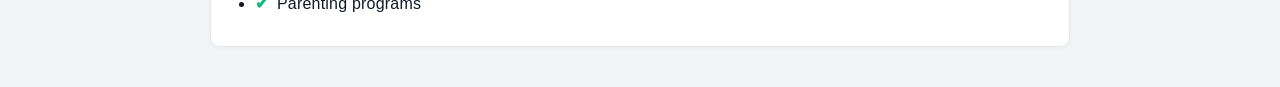
<file: roadmap-0-7.html>
<!DOCTYPE html>
<html lang="en">
<head>
    <meta charset="UTF-8">
    <meta name="viewport" content="width=device-width, initial-scale=1.0">
    <title>Days 0–7 – 45‑Day CYFSA Roadmap</title>
    <link rel="stylesheet" href="assets/style.css">
</head>

<body>

<header>
    <nav class="navbar">
        <div class="logo">45‑Day CYFSA Roadmap</div>
        <ul class="nav-links">
            <li><a href="index.html">Home</a></li>
            <li><a href="start-here.html">Start Here</a></li>
            <li><a class="active" href="roadmap-0-7.html">Days 0–7</a></li>
            <li><a href="roadmap-7-21.html">Days 7–21</a></li>
            <li><a href="roadmap-21-45.html">Days 21–45</a></li>
            <li><a href="checklists.html">Checklists</a></li>
            <li><a href="resources.html">Resources</a></li>
        </ul>
    </nav>
</header>

<main class="container">

    <section class="page-header">
        <h1>Days 0–7</h1>
        <p>Your first week in CYFSA court: what happens, what to expect, and what to do immediately.</p>
    </section>

    <section class="card full">
        <h2>Your First 7 Days Matter</h2>
        <p>The first week sets the foundation for your entire case. Judges and CAS pay close attention to how you respond early on — your organization, your communication, and your willingness to engage in services all make a strong impression.</p>
    </section>

    <section class="card full">
        <h2>1. The First Appearance</h2>
        <p>This is usually your first court date. It is not a trial and no major decisions are made here. The purpose is to:</p>
        <ul>
            <li>Confirm you understand why CAS is involved.</li>
            <li>Tell the court whether you have a lawyer.</li>
            <li>Request disclosure (the evidence CAS is relying on).</li>
            <li>Set the next court date.</li>
        </ul>
        <p>Be respectful, calm, and clear. Judges notice your tone and attitude.</p>
    </section>

    <section class="card full">
        <h2>2. Get Disclosure</h2>
        <p>Disclosure is the evidence CAS is using in your case. It may include:</p>
        <ul>
            <li>Worker notes</li>
            <li>Incident reports</li>
            <li>School or medical information</li>
            <li>Affidavits</li>
            <li>Police reports (if applicable)</li>
        </ul>
        <p>Read it carefully. Highlight anything that is incorrect or missing. Your lawyer can help you respond to inaccuracies.</p>
    </section>

    <section class="card full">
        <h2>3. Meet or Contact Your Lawyer</h2>
        <p>Whether you have duty counsel, Legal Aid, or a private lawyer, make sure you:</p>
        <ul>
            <li>Share all documents you received.</li>
            <li>Ask them to explain anything unclear.</li>
            <li>Discuss your goals (access, reunification, services).</li>
            <li>Ask what you should start doing immediately.</li>
        </ul>
    </section>

    <section class="card full">
        <h2>4. Start Services Immediately</h2>
        <p>Even if you disagree with CAS, starting services early shows responsibility and commitment. Common services include:</p>
        <ul>
            <li>Parenting programs
</file>
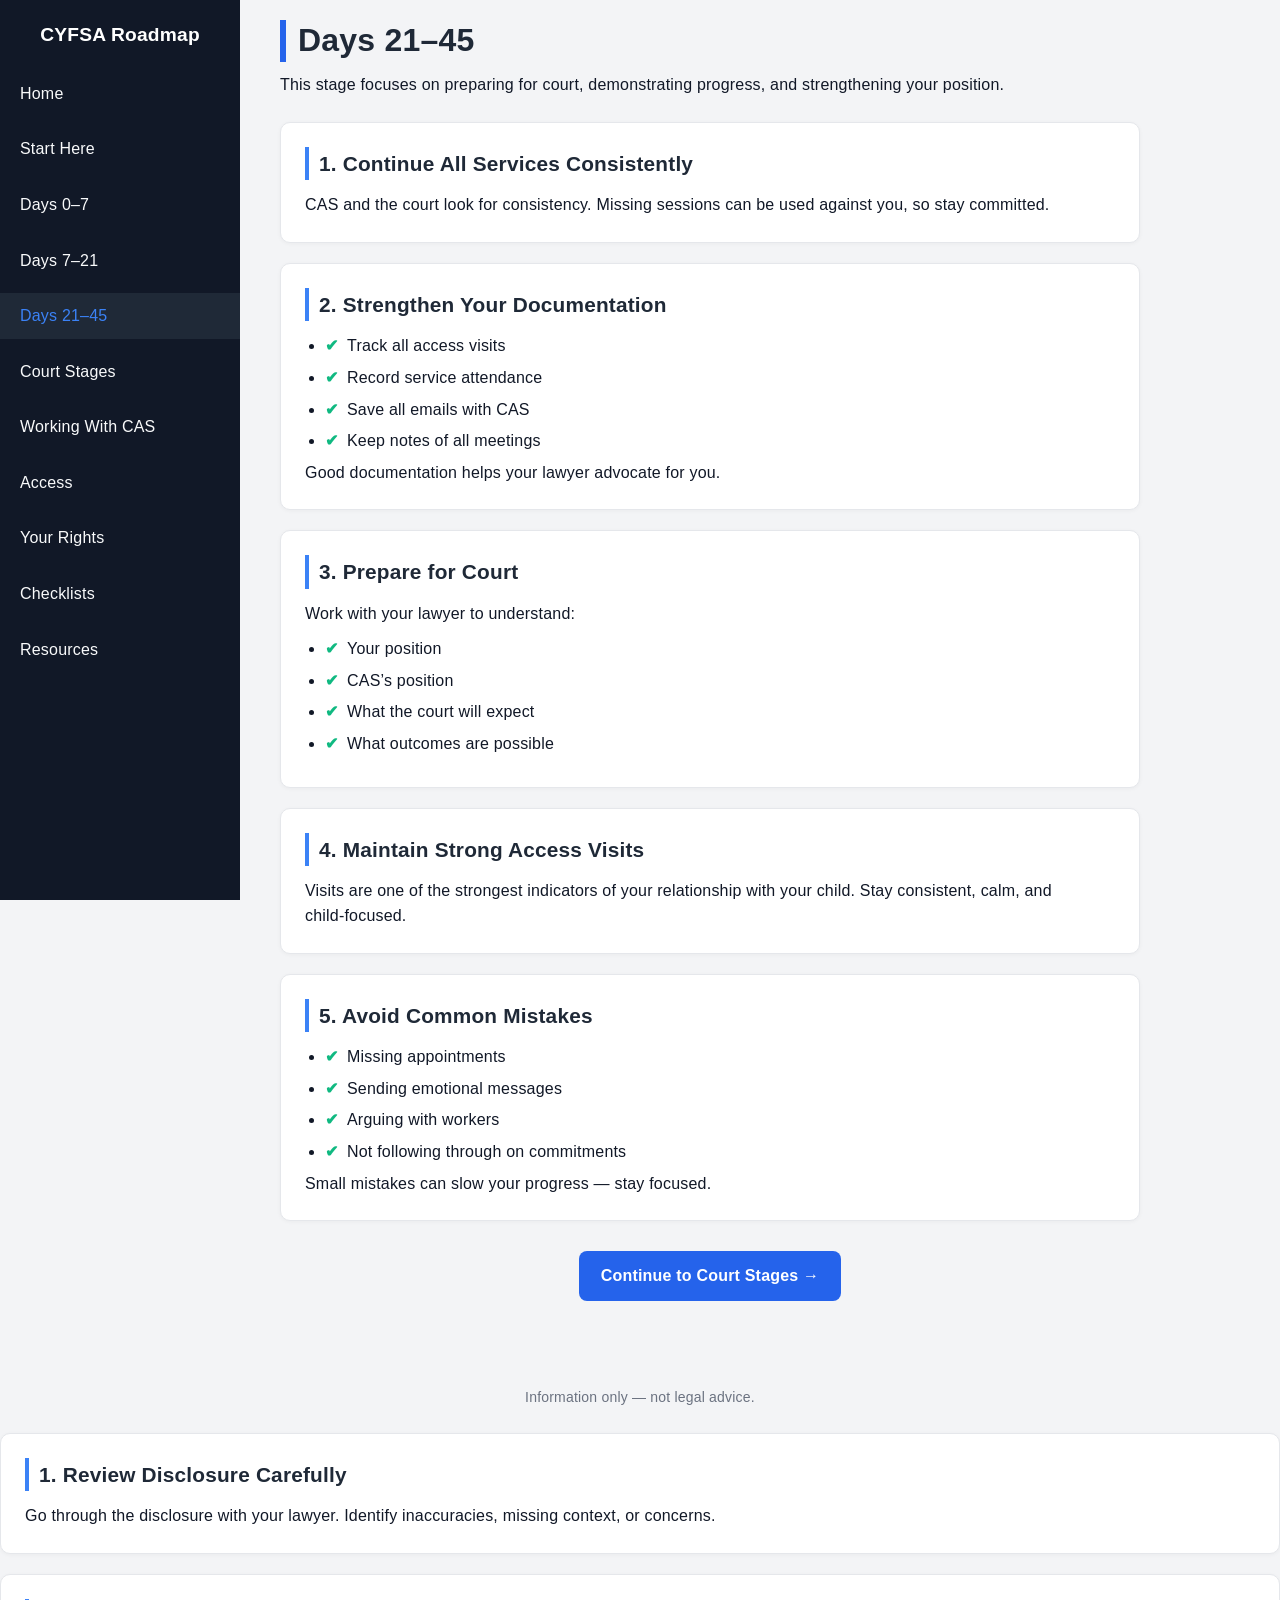
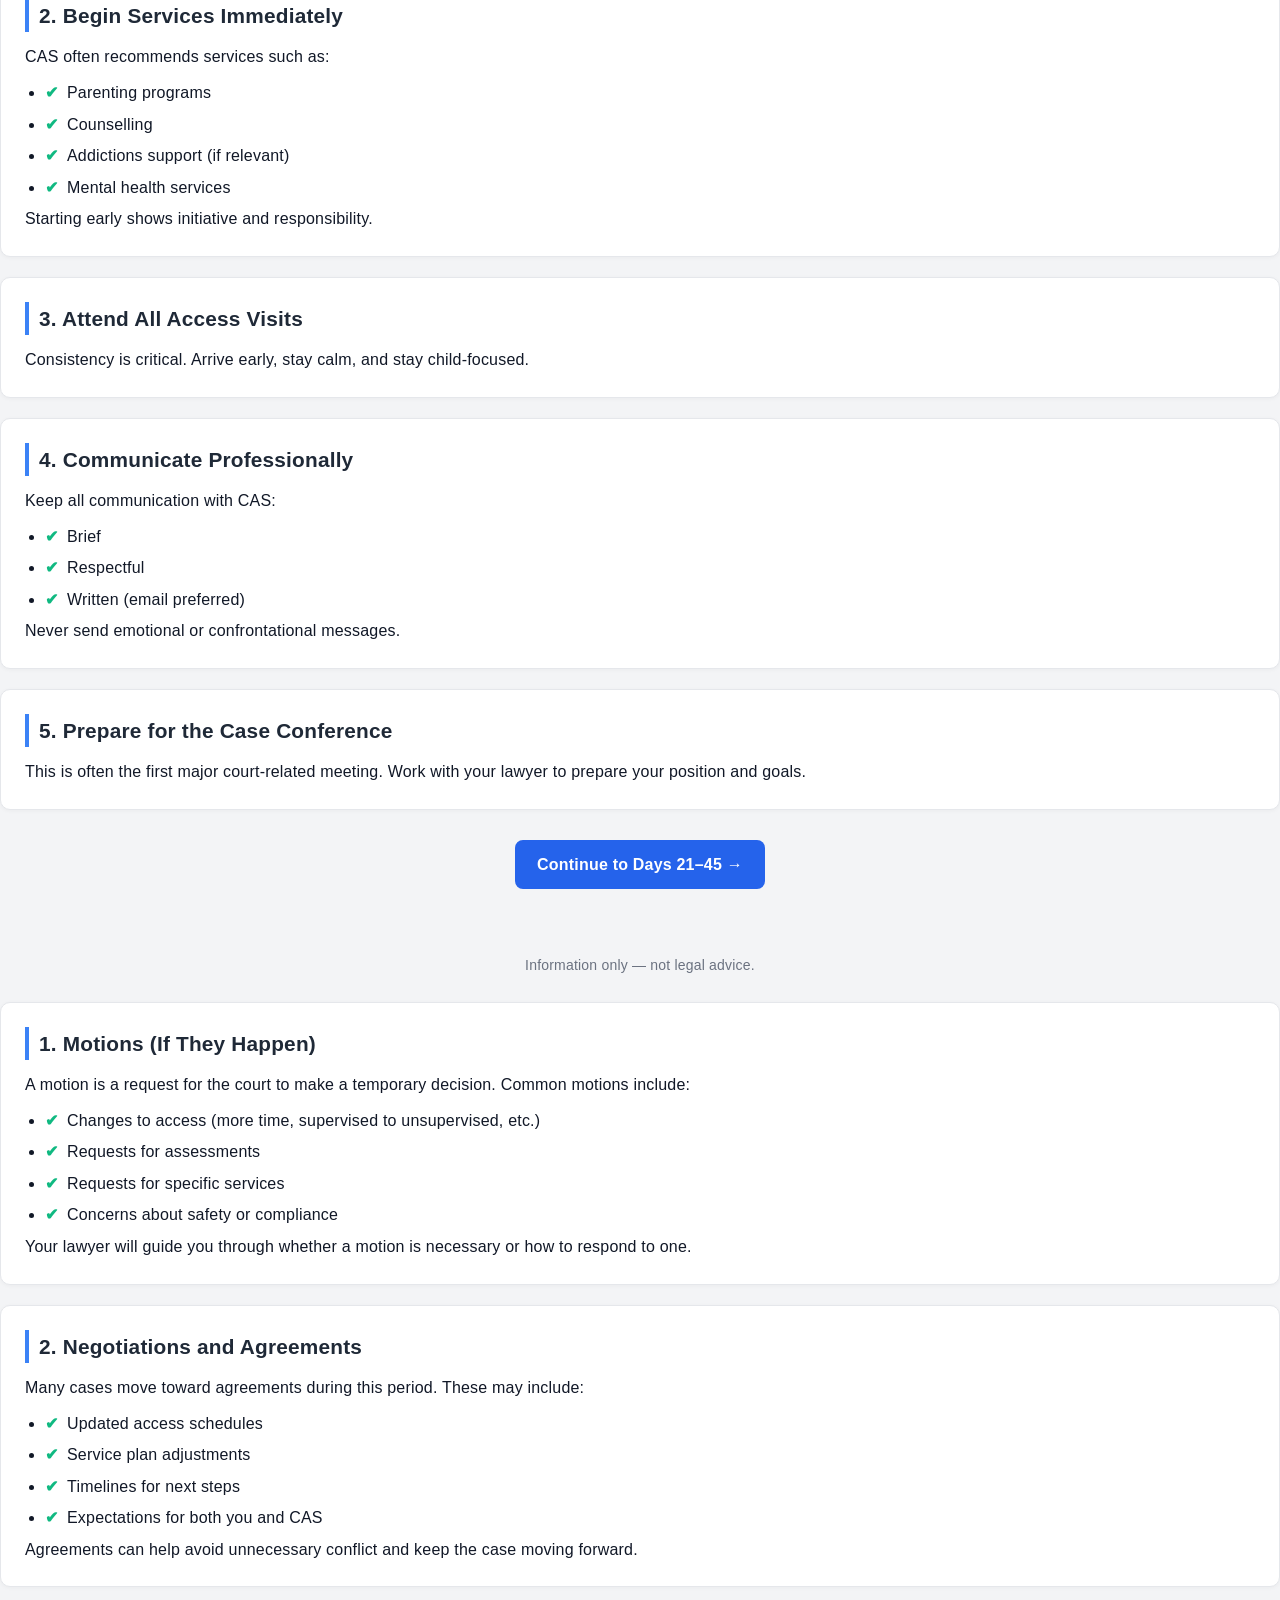
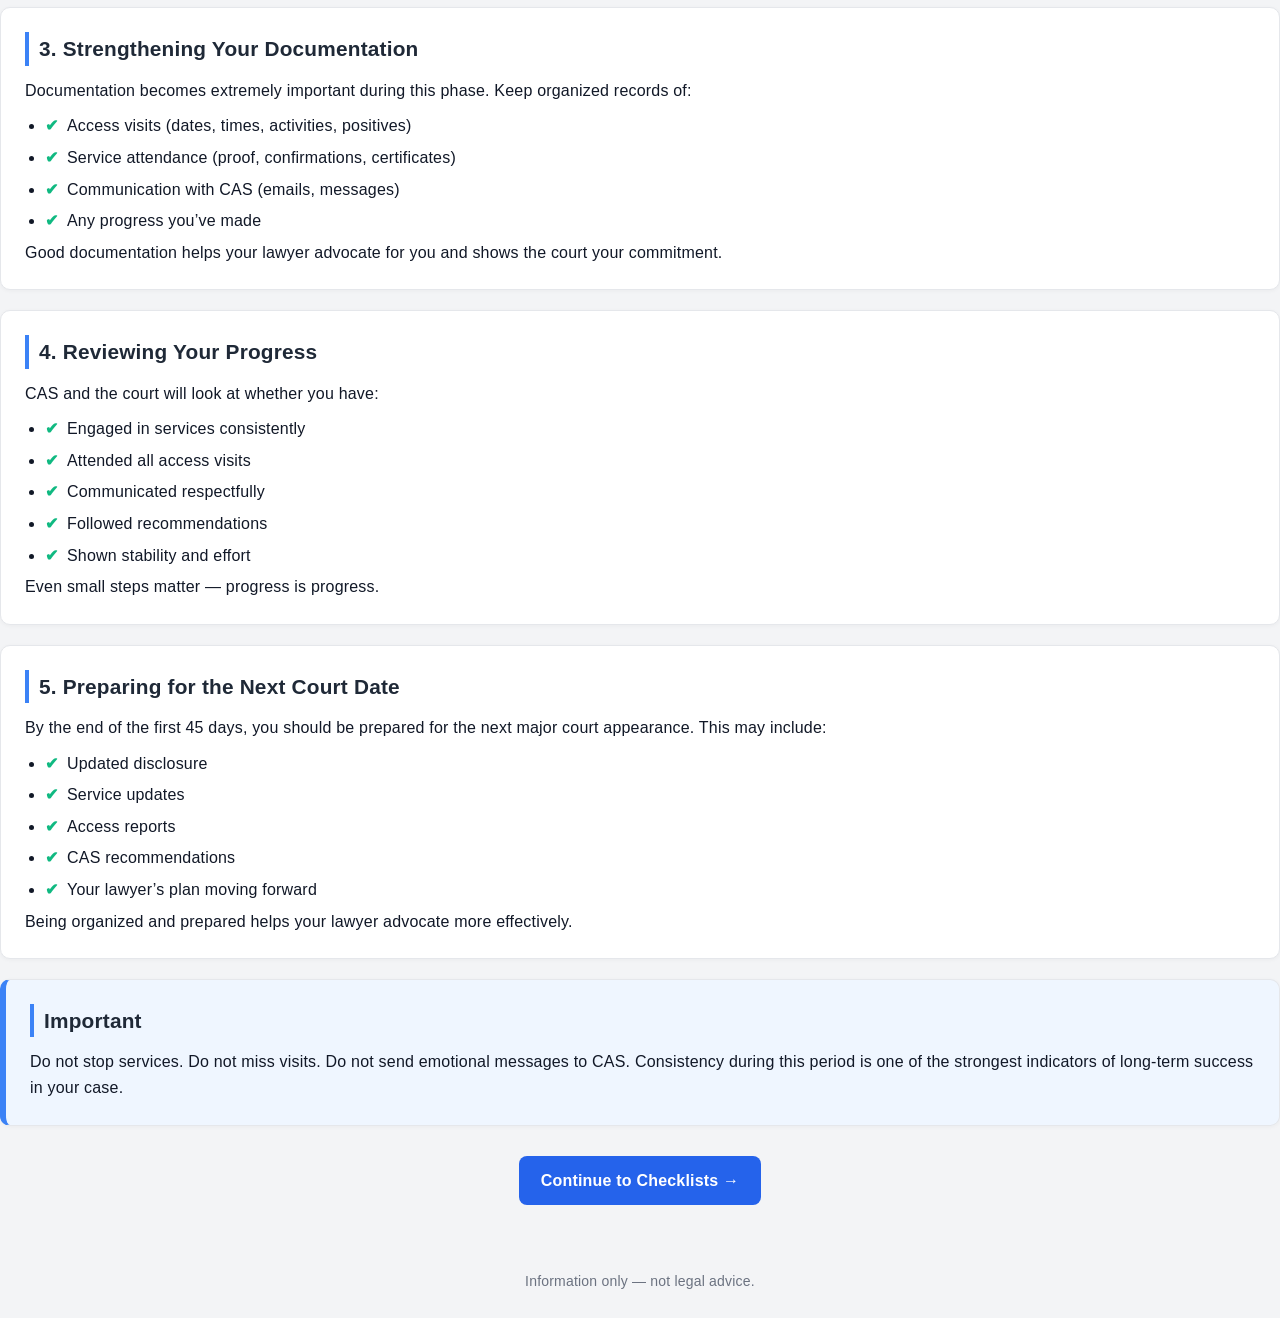
<file: Roadmap-21-45.html>
<!DOCTYPE html>
<html lang="en">
<head>
    <meta charset="UTF-8">
    <meta name="viewport" content="width=device-width, initial-scale=1.0">
    <title>Days 21–45 – 45‑Day CYFSA Roadmap</title>
    <link rel="stylesheet" href="assets/style.css">
    <link rel="stylesheet" href="assets/sidebar.css">
</head>

<body>

<!-- SIDEBAR -->
<div class="sidebar">
    <h2>CYFSA Roadmap</h2>
    <ul>
        <li><a href="index.html">Home</a></li>
        <li><a href="start-here.html">Start Here</a></li>
        <li><a href="roadmap-0-7.html">Days 0–7</a></li>
        <li><a href="roadmap-7-21.html">Days 7–21</a></li>
        <li><a class="active" href="roadmap-21-45.html">Days 21–45</a></li>
        <li><a href="court-stages.html">Court Stages</a></li>
        <li><a href="working-with-cas.html">Working With CAS</a></li>
        <li><a href="access.html">Access</a></li>
        <li><a href="rights.html">Your Rights</a></li>
        <li><a href="checklists.html">Checklists</a></li>
        <li><a href="resources.html">Resources</a></li>
    </ul>
</div>

<main class="container with-sidebar">

    <section class="page-header">
        <h1>Days 21–45</h1>
        <p>This stage focuses on preparing for court, demonstrating progress, and strengthening your position.</p>
    </section>

    <section class="card full">
        <h2>1. Continue All Services Consistently</h2>
        <p>CAS and the court look for consistency. Missing sessions can be used against you, so stay committed.</p>
    </section>

    <section class="card full">
        <h2>2. Strengthen Your Documentation</h2>
        <ul>
            <li>Track all access visits</li>
            <li>Record service attendance</li>
            <li>Save all emails with CAS</li>
            <li>Keep notes of all meetings</li>
        </ul>
        <p>Good documentation helps your lawyer advocate for you.</p>
    </section>

    <section class="card full">
        <h2>3. Prepare for Court</h2>
        <p>Work with your lawyer to understand:</p>
        <ul>
            <li>Your position</li>
            <li>CAS’s position</li>
            <li>What the court will expect</li>
            <li>What outcomes are possible</li>
        </ul>
    </section>

    <section class="card full">
        <h2>4. Maintain Strong Access Visits</h2>
        <p>Visits are one of the strongest indicators of your relationship with your child. Stay consistent, calm, and child‑focused.</p>
    </section>

    <section class="card full">
        <h2>5. Avoid Common Mistakes</h2>
        <ul>
            <li>Missing appointments</li>
            <li>Sending emotional messages</li>
            <li>Arguing with workers</li>
            <li>Not following through on commitments</li>
        </ul>
        <p>Small mistakes can slow your progress — stay focused.</p>
    </section>

    <section class="next-step">
        <a class="button" href="court-stages.html">Continue to Court Stages</a>
    </section>

</main>

<footer>
    <p>Information only — not legal advice.</p>
</footer>

</body>
</html>
    <section class="card full">
        <h2>1. Review Disclosure Carefully</h2>
        <p>Go through the disclosure with your lawyer. Identify inaccuracies, missing context, or concerns.</p>
    </section>

    <section class="card full">
        <h2>2. Begin Services Immediately</h2>
        <p>CAS often recommends services such as:</p>
        <ul>
            <li>Parenting programs</li>
            <li>Counselling</li>
            <li>Addictions support (if relevant)</li>
            <li>Mental health services</li>
        </ul>
        <p>Starting early shows initiative and responsibility.</p>
    </section>

    <section class="card full">
        <h2>3. Attend All Access Visits</h2>
        <p>Consistency is critical. Arrive early, stay calm, and stay child‑focused.</p>
    </section>

    <section class="card full">
        <h2>4. Communicate Professionally</h2>
        <p>Keep all communication with CAS:</p>
        <ul>
            <li>Brief</li>
            <li>Respectful</li>
            <li>Written (email preferred)</li>
        </ul>
        <p>Never send emotional or confrontational messages.</p>
    </section>

    <section class="card full">
        <h2>5. Prepare for the Case Conference</h2>
        <p>This is often the first major court‑related meeting. Work with your lawyer to prepare your position and goals.</p>
    </section>

    <section class="next-step">
        <a class="button" href="roadmap-21-45.html">Continue to Days 21–45</a>
    </section>

</main>

<footer>
    <p>Information only — not legal advice.</p>
</footer>

</body>
</html>    </section>

    <section class="card full">
        <h2>1. Motions (If They Happen)</h2>
        <p>A motion is a request for the court to make a temporary decision. Common motions include:</p>
        <ul>
            <li>Changes to access (more time, supervised to unsupervised, etc.)</li>
            <li>Requests for assessments</li>
            <li>Requests for specific services</li>
            <li>Concerns about safety or compliance</li>
        </ul>
        <p>Your lawyer will guide you through whether a motion is necessary or how to respond to one.</p>
    </section>

    <section class="card full">
        <h2>2. Negotiations and Agreements</h2>
        <p>Many cases move toward agreements during this period. These may include:</p>
        <ul>
            <li>Updated access schedules</li>
            <li>Service plan adjustments</li>
            <li>Timelines for next steps</li>
            <li>Expectations for both you and CAS</li>
        </ul>
        <p>Agreements can help avoid unnecessary conflict and keep the case moving forward.</p>
    </section>

    <section class="card full">
        <h2>3. Strengthening Your Documentation</h2>
        <p>Documentation becomes extremely important during this phase. Keep organized records of:</p>
        <ul>
            <li>Access visits (dates, times, activities, positives)</li>
            <li>Service attendance (proof, confirmations, certificates)</li>
            <li>Communication with CAS (emails, messages)</li>
            <li>Any progress you’ve made</li>
        </ul>
        <p>Good documentation helps your lawyer advocate for you and shows the court your commitment.</p>
    </section>

    <section class="card full">
        <h2>4. Reviewing Your Progress</h2>
        <p>CAS and the court will look at whether you have:</p>
        <ul>
            <li>Engaged in services consistently</li>
            <li>Attended all access visits</li>
            <li>Communicated respectfully</li>
            <li>Followed recommendations</li>
            <li>Shown stability and effort</li>
        </ul>
        <p>Even small steps matter — progress is progress.</p>
    </section>

    <section class="card full">
        <h2>5. Preparing for the Next Court Date</h2>
        <p>By the end of the first 45 days, you should be prepared for the next major court appearance. This may include:</p>
        <ul>
            <li>Updated disclosure</li>
            <li>Service updates</li>
            <li>Access reports</li>
            <li>CAS recommendations</li>
            <li>Your lawyer’s plan moving forward</li>
        </ul>
        <p>Being organized and prepared helps your lawyer advocate more effectively.</p>
    </section>

    <section class="card full highlight">
        <h2>Important</h2>
        <p>Do not stop services. Do not miss visits. Do not send emotional messages to CAS. Consistency during this period is one of the strongest indicators of long‑term success in your case.</p>
    </section>

    <section class="next-step">
        <a class="button" href="checklists.html">Continue to Checklists</a>
    </section>

</main>

<footer>
    <p>Information only — not legal advice.</p>
</footer>

</body>
</html>
</file>
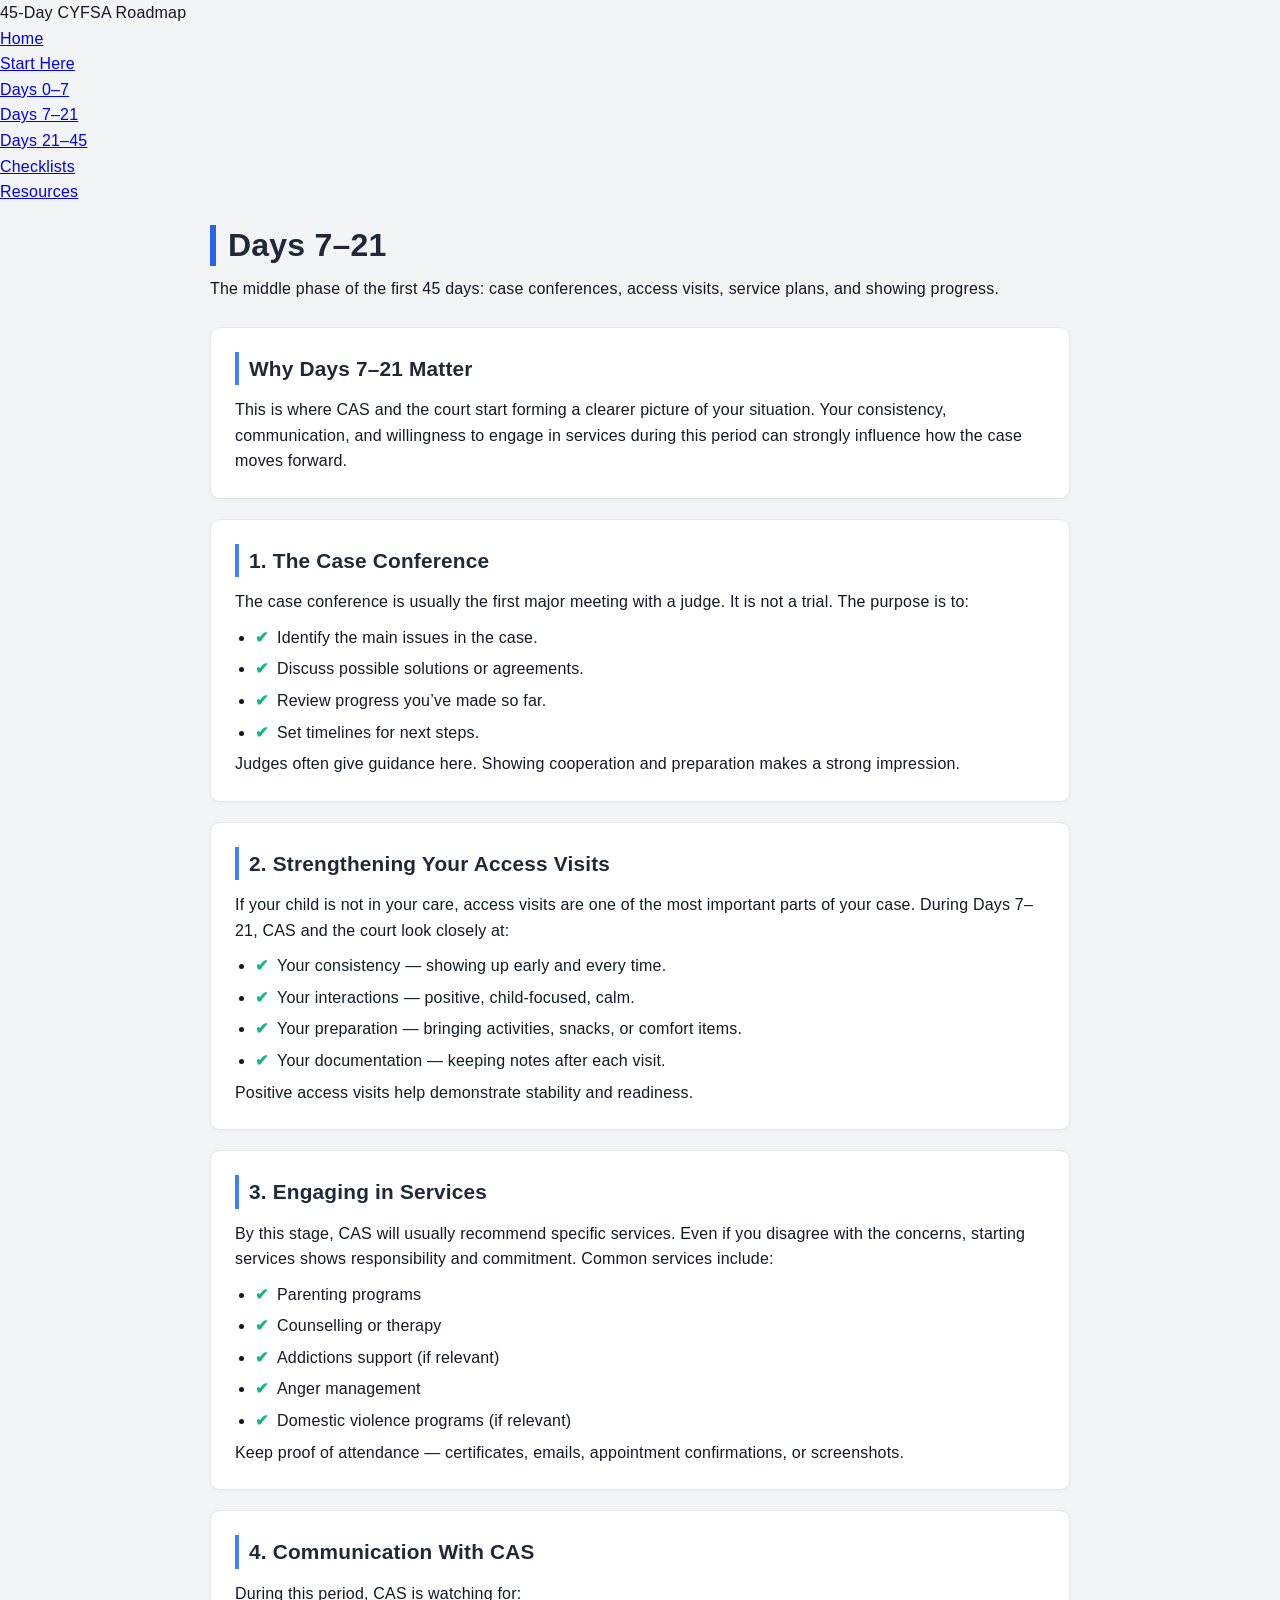
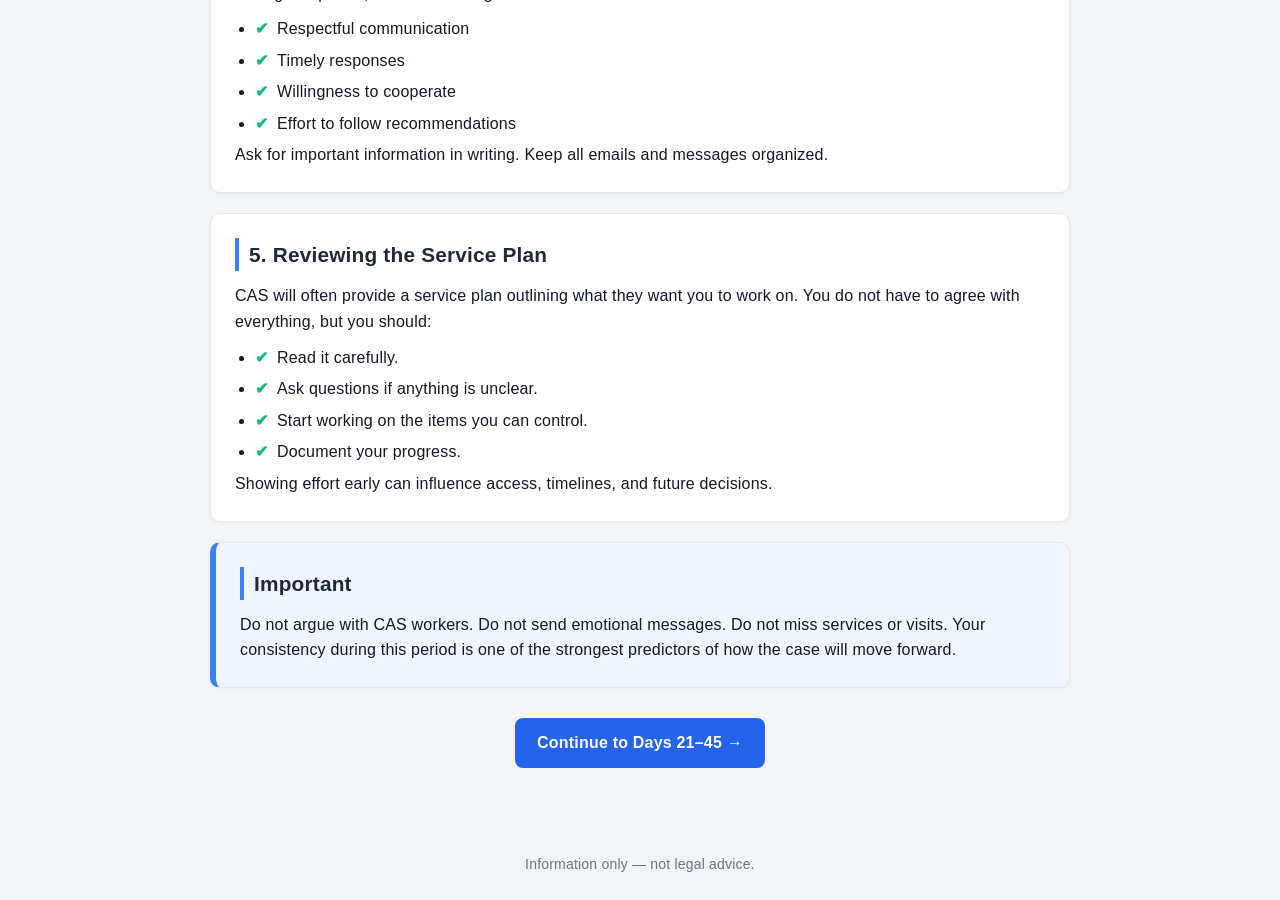
<file: Roadmap-7-12.html>
<!DOCTYPE html>
<html lang="en">
<head>
    <meta charset="UTF-8">
    <meta name="viewport" content="width=device-width, initial-scale=1.0">
    <title>Days 7–21 – 45‑Day CYFSA Roadmap</title>
    <link rel="stylesheet" href="assets/style.css">
</head>

<body>

<header>
    <nav class="navbar">
        <div class="logo">45‑Day CYFSA Roadmap</div>
        <ul class="nav-links">
            <li><a href="index.html">Home</a></li>
            <li><a href="start-here.html">Start Here</a></li>
            <li><a href="roadmap-0-7.html">Days 0–7</a></li>
            <li><a class="active" href="roadmap-7-21.html">Days 7–21</a></li>
            <li><a href="roadmap-21-45.html">Days 21–45</a></li>
            <li><a href="checklists.html">Checklists</a></li>
            <li><a href="resources.html">Resources</a></li>
        </ul>
    </nav>
</header>

<main class="container">

    <section class="page-header">
        <h1>Days 7–21</h1>
        <p>The middle phase of the first 45 days: case conferences, access visits, service plans, and showing progress.</p>
    </section>

    <section class="card full">
        <h2>Why Days 7–21 Matter</h2>
        <p>This is where CAS and the court start forming a clearer picture of your situation. Your consistency, communication, and willingness to engage in services during this period can strongly influence how the case moves forward.</p>
    </section>

    <section class="card full">
        <h2>1. The Case Conference</h2>
        <p>The case conference is usually the first major meeting with a judge. It is not a trial. The purpose is to:</p>
        <ul>
            <li>Identify the main issues in the case.</li>
            <li>Discuss possible solutions or agreements.</li>
            <li>Review progress you’ve made so far.</li>
            <li>Set timelines for next steps.</li>
        </ul>
        <p>Judges often give guidance here. Showing cooperation and preparation makes a strong impression.</p>
    </section>

    <section class="card full">
        <h2>2. Strengthening Your Access Visits</h2>
        <p>If your child is not in your care, access visits are one of the most important parts of your case. During Days 7–21, CAS and the court look closely at:</p>
        <ul>
            <li>Your consistency — showing up early and every time.</li>
            <li>Your interactions — positive, child‑focused, calm.</li>
            <li>Your preparation — bringing activities, snacks, or comfort items.</li>
            <li>Your documentation — keeping notes after each visit.</li>
        </ul>
        <p>Positive access visits help demonstrate stability and readiness.</p>
    </section>

    <section class="card full">
        <h2>3. Engaging in Services</h2>
        <p>By this stage, CAS will usually recommend specific services. Even if you disagree with the concerns, starting services shows responsibility and commitment. Common services include:</p>
        <ul>
            <li>Parenting programs</li>
            <li>Counselling or therapy</li>
            <li>Addictions support (if relevant)</li>
            <li>Anger management</li>
            <li>Domestic violence programs (if relevant)</li>
        </ul>
        <p>Keep proof of attendance — certificates, emails, appointment confirmations, or screenshots.</p>
    </section>

    <section class="card full">
        <h2>4. Communication With CAS</h2>
        <p>During this period, CAS is watching for:</p>
        <ul>
            <li>Respectful communication</li>
            <li>Timely responses</li>
            <li>Willingness to cooperate</li>
            <li>Effort to follow recommendations</li>
        </ul>
        <p>Ask for important information in writing. Keep all emails and messages organized.</p>
    </section>

    <section class="card full">
        <h2>5. Reviewing the Service Plan</h2>
        <p>CAS will often provide a service plan outlining what they want you to work on. You do not have to agree with everything, but you should:</p>
        <ul>
            <li>Read it carefully.</li>
            <li>Ask questions if anything is unclear.</li>
            <li>Start working on the items you can control.</li>
            <li>Document your progress.</li>
        </ul>
        <p>Showing effort early can influence access, timelines, and future decisions.</p>
    </section>

    <section class="card full highlight">
        <h2>Important</h2>
        <p>Do not argue with CAS workers. Do not send emotional messages. Do not miss services or visits. Your consistency during this period is one of the strongest predictors of how the case will move forward.</p>
    </section>

    <section class="next-step">
        <a class="button" href="roadmap-21-45.html">Continue to Days 21–45</a>
    </section>

</main>

<footer>
    <p>Information only — not legal advice.</p>
</footer>

</body>
</html>
</file>
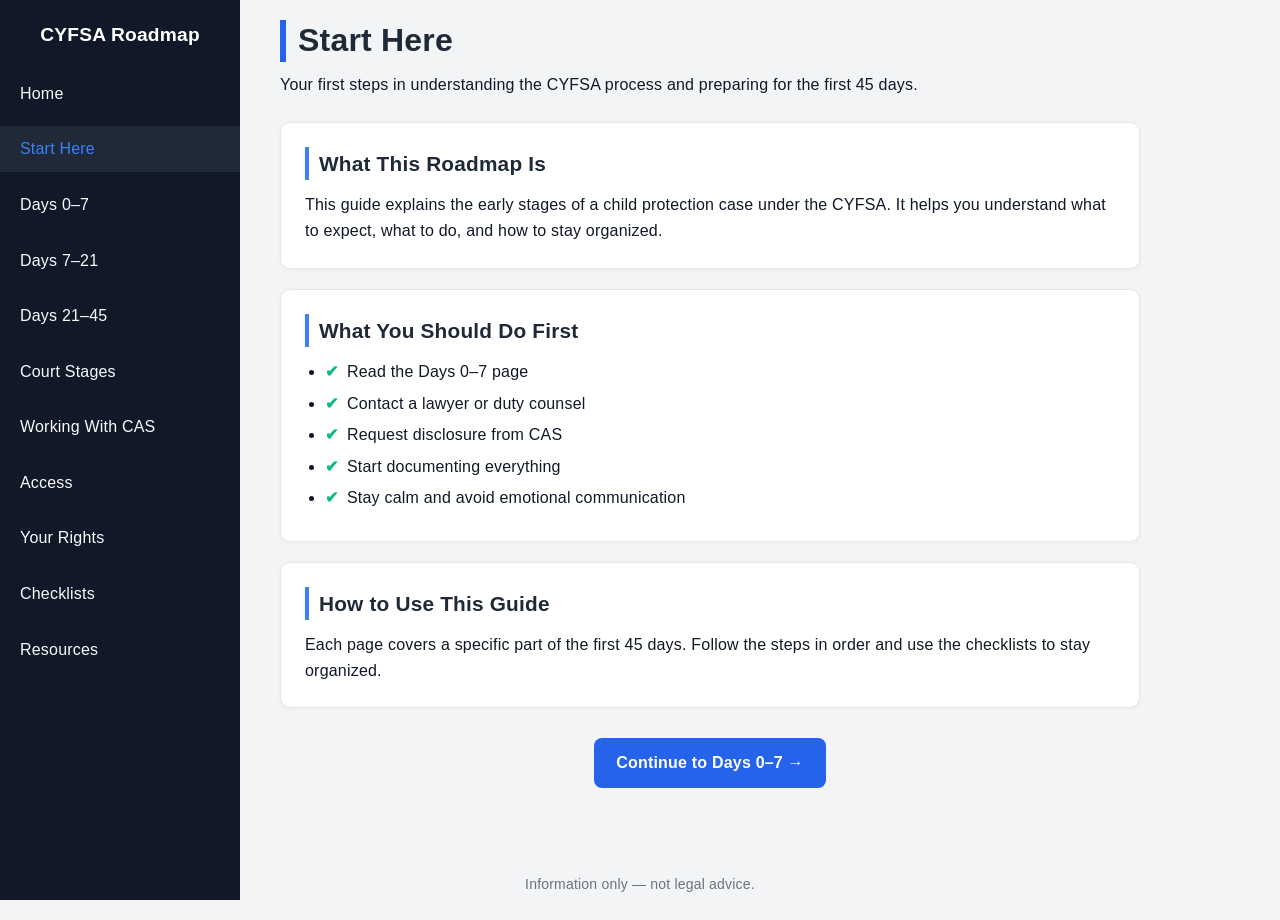
<file: Start-here.html>
<!DOCTYPE html>
<html lang="en">
<head>
    <meta charset="UTF-8">
    <meta name="viewport" content="width=device-width, initial-scale=1.0">
    <title>Start Here – 45‑Day CYFSA Roadmap</title>
    <link rel="stylesheet" href="assets/style.css">
    <link rel="stylesheet" href="assets/sidebar.css">
</head>

<body>

<!-- SIDEBAR -->
<div class="sidebar">
    <h2>CYFSA Roadmap</h2>
    <ul>
        <li><a href="index.html">Home</a></li>
        <li><a class="active" href="start-here.html">Start Here</a></li>
        <li><a href="roadmap-0-7.html">Days 0–7</a></li>
        <li><a href="roadmap-7-21.html">Days 7–21</a></li>
        <li><a href="roadmap-21-45.html">Days 21–45</a></li>
        <li><a href="court-stages.html">Court Stages</a></li>
        <li><a href="working-with-cas.html">Working With CAS</a></li>
        <li><a href="access.html">Access</a></li>
        <li><a href="rights.html">Your Rights</a></li>
        <li><a href="checklists.html">Checklists</a></li>
        <li><a href="resources.html">Resources</a></li>
    </ul>
</div>

<main class="container with-sidebar">

    <section class="page-header">
        <h1>Start Here</h1>
        <p>Your first steps in understanding the CYFSA process and preparing for the first 45 days.</p>
    </section>

    <section class="card full">
        <h2>What This Roadmap Is</h2>
        <p>This guide explains the early stages of a child protection case under the CYFSA. It helps you understand what to expect, what to do, and how to stay organized.</p>
    </section>

    <section class="card full">
        <h2>What You Should Do First</h2>
        <ul>
            <li>Read the Days 0–7 page</li>
            <li>Contact a lawyer or duty counsel</li>
            <li>Request disclosure from CAS</li>
            <li>Start documenting everything</li>
            <li>Stay calm and avoid emotional communication</li>
        </ul>
    </section>

    <section class="card full">
        <h2>How to Use This Guide</h2>
        <p>Each page covers a specific part of the first 45 days. Follow the steps in order and use the checklists to stay organized.</p>
    </section>

    <section class="next-step">
        <a class="button" href="roadmap-0-7.html">Continue to Days 0–7</a>
    </section>

</main>

<footer>
    <p>Information only — not legal advice.</p>
</footer>

</body>
</html>
</file>
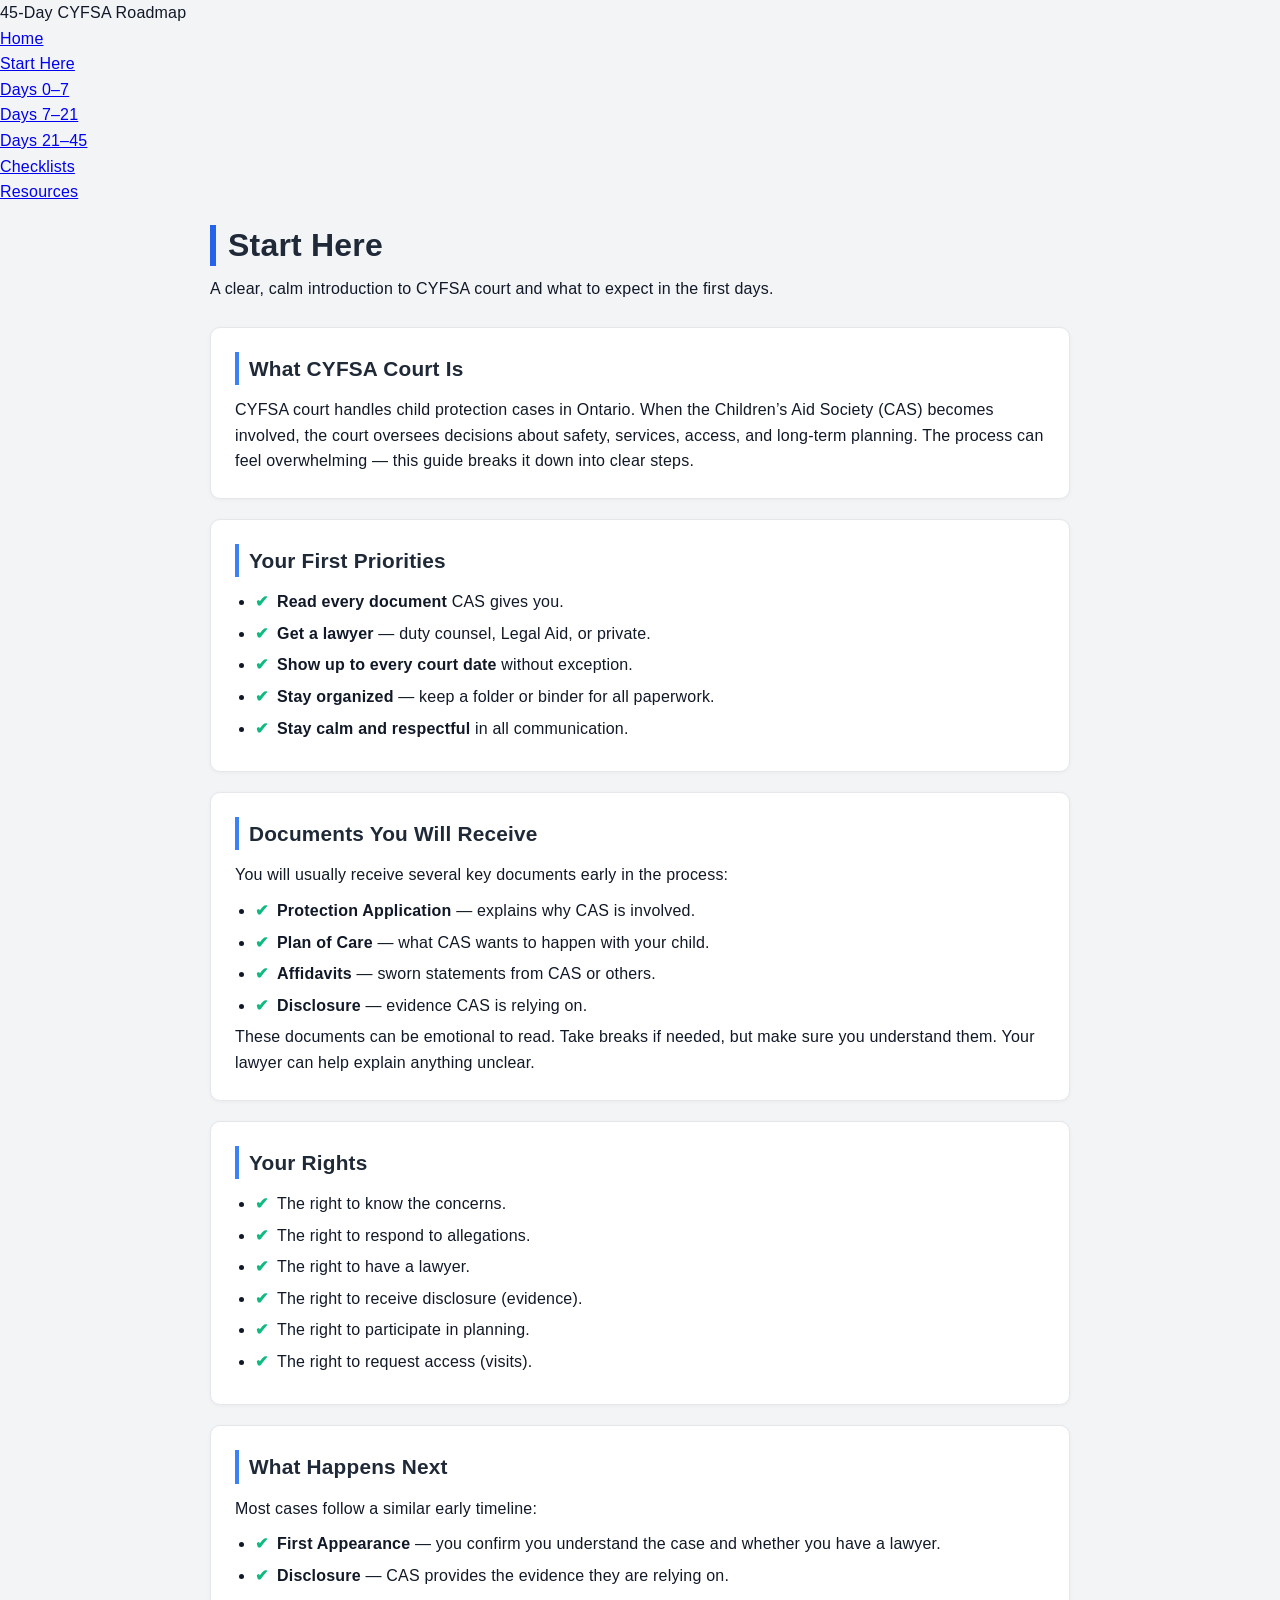
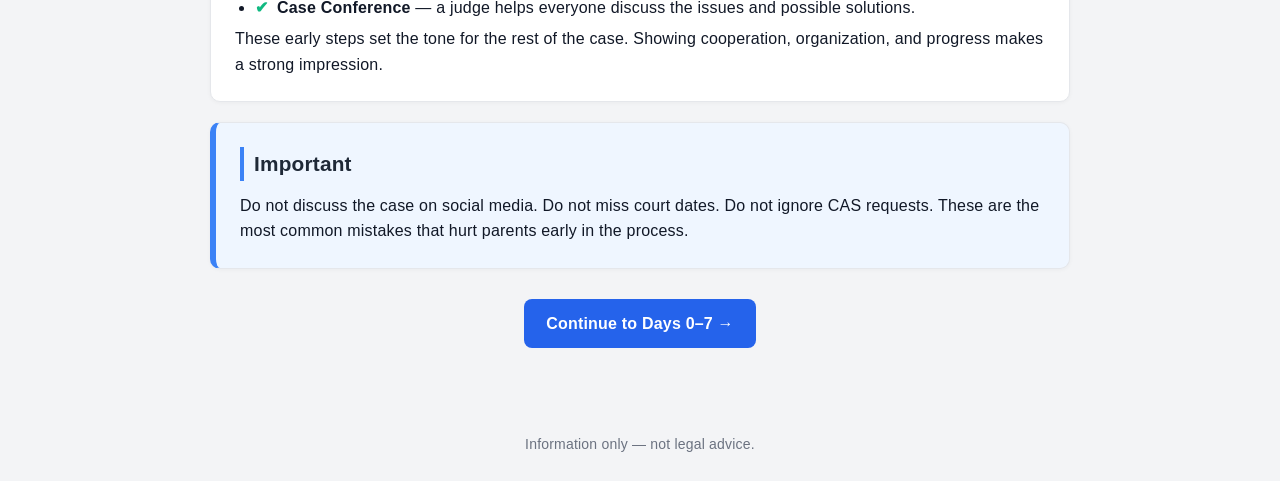
<file: start-here.html>
<!DOCTYPE html>
<html lang="en">
<head>
    <meta charset="UTF-8">
    <meta name="viewport" content="width=device-width, initial-scale=1.0">
    <title>Start Here – 45‑Day CYFSA Roadmap</title>
    <link rel="stylesheet" href="assets/style.css">
</head>

<body>

<header>
    <nav class="navbar">
        <div class="logo">45‑Day CYFSA Roadmap</div>
        <ul class="nav-links">
            <li><a href="index.html">Home</a></li>
            <li><a class="active" href="start-here.html">Start Here</a></li>
            <li><a href="roadmap-0-7.html">Days 0–7</a></li>
            <li><a href="roadmap-7-21.html">Days 7–21</a></li>
            <li><a href="roadmap-21-45.html">Days 21–45</a></li>
            <li><a href="checklists.html">Checklists</a></li>
            <li><a href="resources.html">Resources</a></li>
        </ul>
    </nav>
</header>

<main class="container">

    <section class="page-header">
        <h1>Start Here</h1>
        <p>A clear, calm introduction to CYFSA court and what to expect in the first days.</p>
    </section>

    <section class="card full">
        <h2>What CYFSA Court Is</h2>
        <p>CYFSA court handles child protection cases in Ontario. When the Children’s Aid Society (CAS) becomes involved, the court oversees decisions about safety, services, access, and long‑term planning. The process can feel overwhelming — this guide breaks it down into clear steps.</p>
    </section>

    <section class="card full">
        <h2>Your First Priorities</h2>
        <ul>
            <li><strong>Read every document</strong> CAS gives you.</li>
            <li><strong>Get a lawyer</strong> — duty counsel, Legal Aid, or private.</li>
            <li><strong>Show up to every court date</strong> without exception.</li>
            <li><strong>Stay organized</strong> — keep a folder or binder for all paperwork.</li>
            <li><strong>Stay calm and respectful</strong> in all communication.</li>
        </ul>
    </section>

    <section class="card full">
        <h2>Documents You Will Receive</h2>
        <p>You will usually receive several key documents early in the process:</p>
        <ul>
            <li><strong>Protection Application</strong> — explains why CAS is involved.</li>
            <li><strong>Plan of Care</strong> — what CAS wants to happen with your child.</li>
            <li><strong>Affidavits</strong> — sworn statements from CAS or others.</li>
            <li><strong>Disclosure</strong> — evidence CAS is relying on.</li>
        </ul>
        <p>These documents can be emotional to read. Take breaks if needed, but make sure you understand them. Your lawyer can help explain anything unclear.</p>
    </section>

    <section class="card full">
        <h2>Your Rights</h2>
        <ul>
            <li>The right to know the concerns.</li>
            <li>The right to respond to allegations.</li>
            <li>The right to have a lawyer.</li>
            <li>The right to receive disclosure (evidence).</li>
            <li>The right to participate in planning.</li>
            <li>The right to request access (visits).</li>
        </ul>
    </section>

    <section class="card full">
        <h2>What Happens Next</h2>
        <p>Most cases follow a similar early timeline:</p>
        <ul>
            <li><strong>First Appearance</strong> — you confirm you understand the case and whether you have a lawyer.</li>
            <li><strong>Disclosure</strong> — CAS provides the evidence they are relying on.</li>
            <li><strong>Case Conference</strong> — a judge helps everyone discuss the issues and possible solutions.</li>
        </ul>
        <p>These early steps set the tone for the rest of the case. Showing cooperation, organization, and progress makes a strong impression.</p>
    </section>

    <section class="card full highlight">
        <h2>Important</h2>
        <p>Do not discuss the case on social media. Do not miss court dates. Do not ignore CAS requests. These are the most common mistakes that hurt parents early in the process.</p>
    </section>

    <section class="next-step">
        <a class="button" href="roadmap-0-7.html">Continue to Days 0–7</a>
    </section>

</main>

<footer>
    <p>Information only — not legal advice.</p>
</footer>

</body>
</html>
</file>
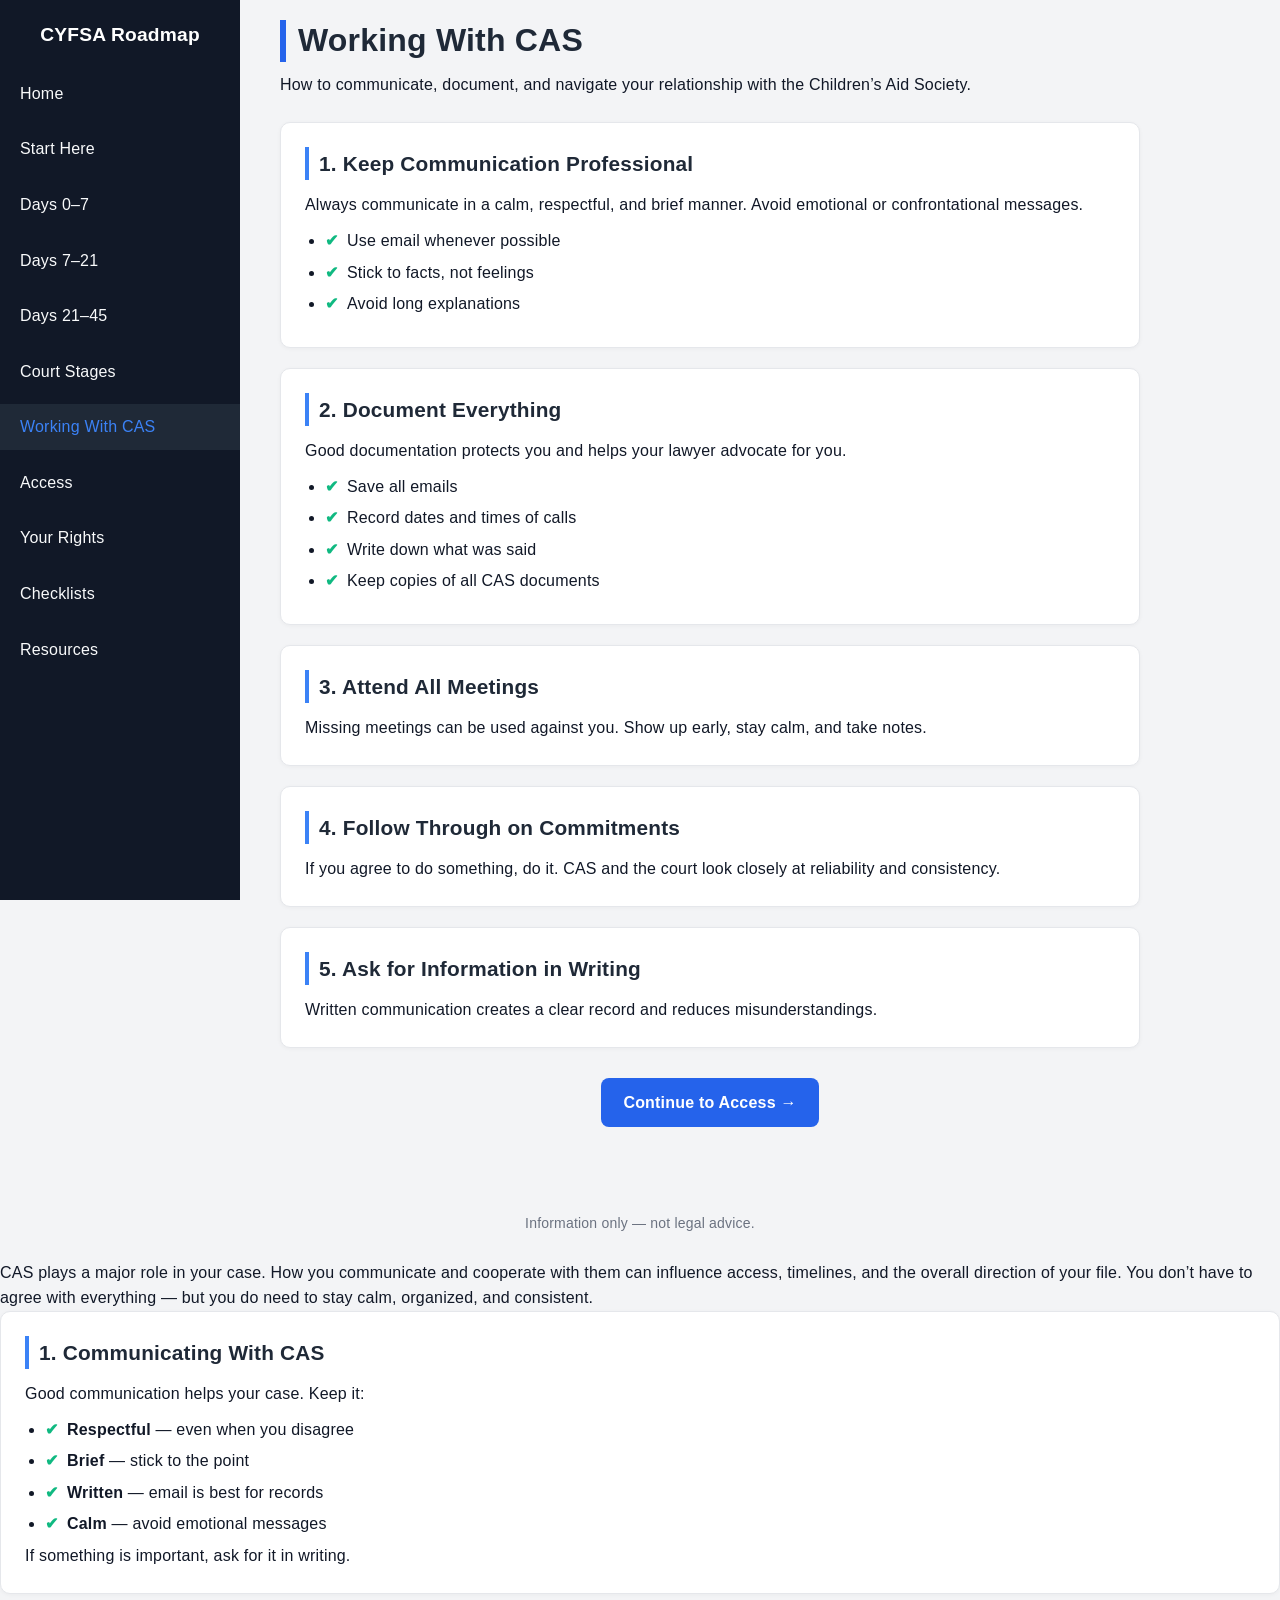
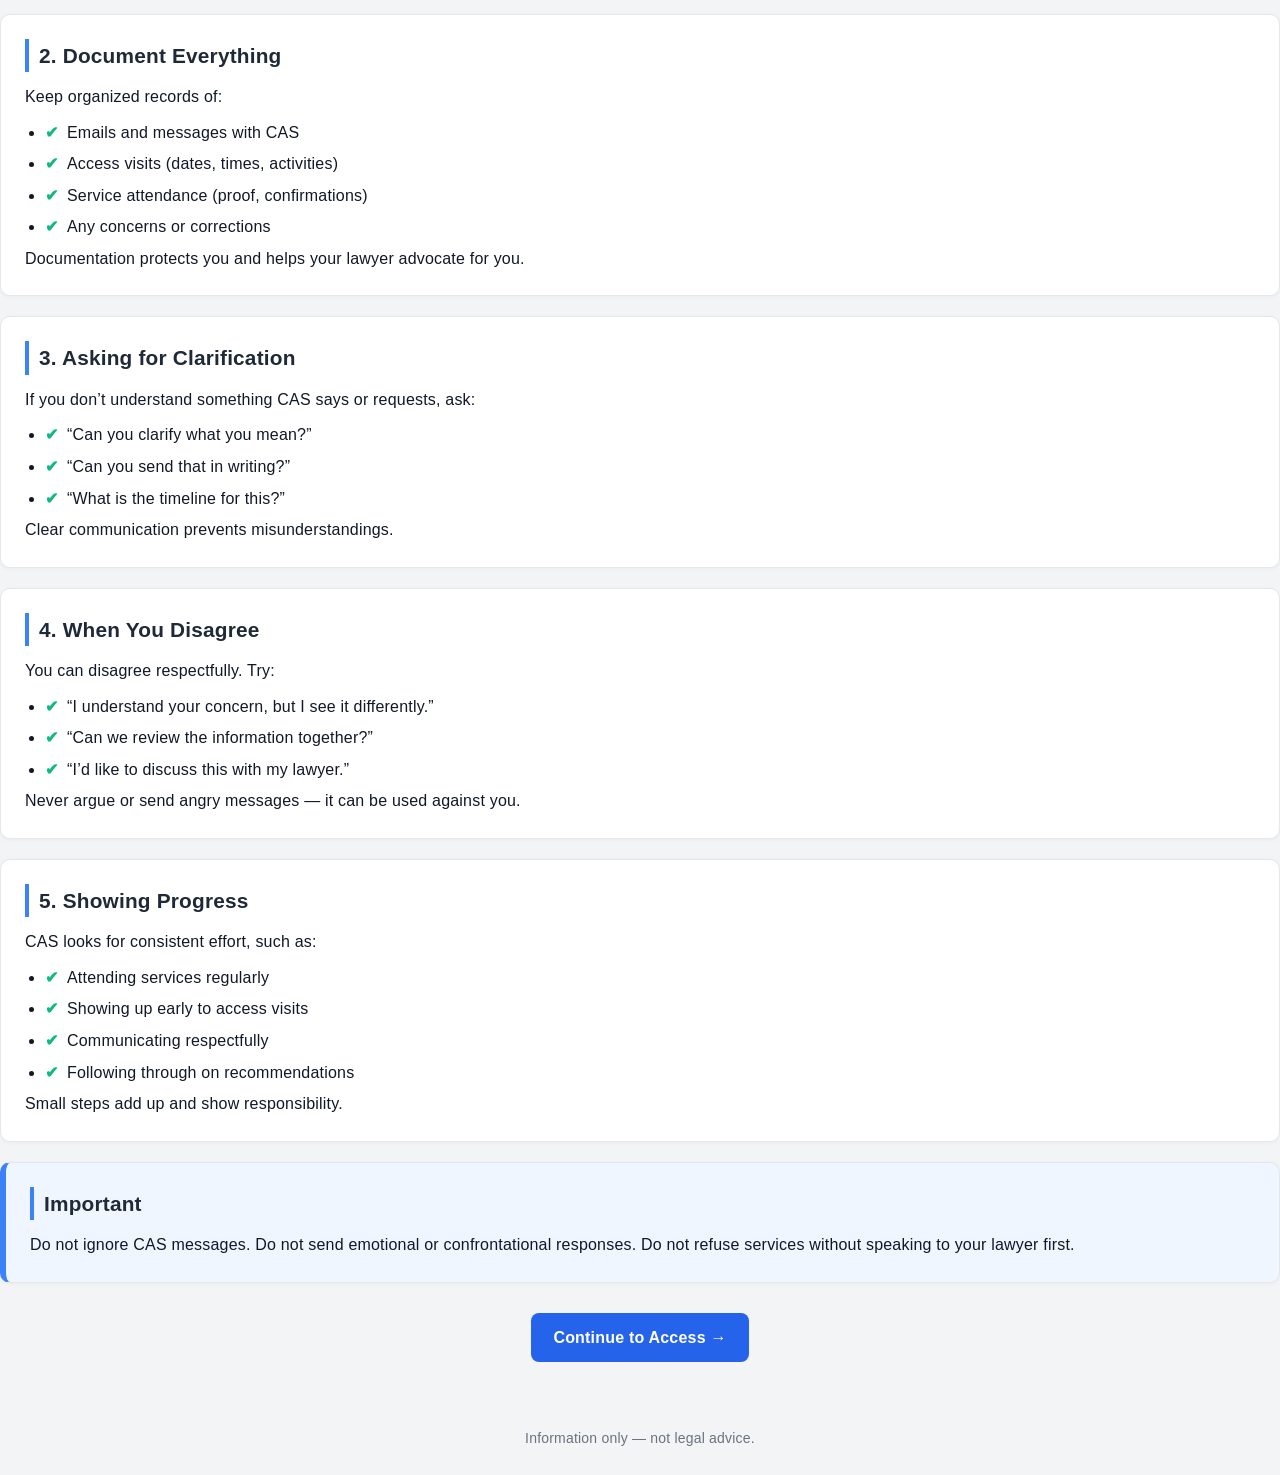
<file: Working-with-cas.html>
<!DOCTYPE html>
<html lang="en">
<head>
    <meta charset="UTF-8">
    <meta name="viewport" content="width=device-width, initial-scale=1.0">
    <title>Working With CAS – 45‑Day CYFSA Roadmap</title>
    <link rel="stylesheet" href="assets/style.css">
    <link rel="stylesheet" href="assets/sidebar.css">
</head>

<body>

<!-- SIDEBAR -->
<div class="sidebar">
    <h2>CYFSA Roadmap</h2>
    <ul>
        <li><a href="index.html">Home</a></li>
        <li><a href="start-here.html">Start Here</a></li>
        <li><a href="roadmap-0-7.html">Days 0–7</a></li>
        <li><a href="roadmap-7-21.html">Days 7–21</a></li>
        <li><a href="roadmap-21-45.html">Days 21–45</a></li>
        <li><a href="court-stages.html">Court Stages</a></li>
        <li><a class="active" href="working-with-cas.html">Working With CAS</a></li>
        <li><a href="access.html">Access</a></li>
        <li><a href="rights.html">Your Rights</a></li>
        <li><a href="checklists.html">Checklists</a></li>
        <li><a href="resources.html">Resources</a></li>
    </ul>
</div>

<main class="container with-sidebar">

    <section class="page-header">
        <h1>Working With CAS</h1>
        <p>How to communicate, document, and navigate your relationship with the Children’s Aid Society.</p>
    </section>

    <section class="card full">
        <h2>1. Keep Communication Professional</h2>
        <p>Always communicate in a calm, respectful, and brief manner. Avoid emotional or confrontational messages.</p>
        <ul>
            <li>Use email whenever possible</li>
            <li>Stick to facts, not feelings</li>
            <li>Avoid long explanations</li>
        </ul>
    </section>

    <section class="card full">
        <h2>2. Document Everything</h2>
        <p>Good documentation protects you and helps your lawyer advocate for you.</p>
        <ul>
            <li>Save all emails</li>
            <li>Record dates and times of calls</li>
            <li>Write down what was said</li>
            <li>Keep copies of all CAS documents</li>
        </ul>
    </section>

    <section class="card full">
        <h2>3. Attend All Meetings</h2>
        <p>Missing meetings can be used against you. Show up early, stay calm, and take notes.</p>
    </section>

    <section class="card full">
        <h2>4. Follow Through on Commitments</h2>
        <p>If you agree to do something, do it. CAS and the court look closely at reliability and consistency.</p>
    </section>

    <section class="card full">
        <h2>5. Ask for Information in Writing</h2>
        <p>Written communication creates a clear record and reduces misunderstandings.</p>
    </section>

    <section class="next-step">
        <a class="button" href="access.html">Continue to Access</a>
    </section>

</main>

<footer>
    <p>Information only — not legal advice.</p>
</footer>

</body>
</html>        <p>CAS plays a major role in your case. How you communicate and cooperate with them can influence access, timelines, and the overall direction of your file. You don’t have to agree with everything — but you do need to stay calm, organized, and consistent.</p>
    </section>

    <section class="card full">
        <h2>1. Communicating With CAS</h2>
        <p>Good communication helps your case. Keep it:</p>
        <ul>
            <li><strong>Respectful</strong> — even when you disagree</li>
            <li><strong>Brief</strong> — stick to the point</li>
            <li><strong>Written</strong> — email is best for records</li>
            <li><strong>Calm</strong> — avoid emotional messages</li>
        </ul>
        <p>If something is important, ask for it in writing.</p>
    </section>

    <section class="card full">
        <h2>2. Document Everything</h2>
        <p>Keep organized records of:</p>
        <ul>
            <li>Emails and messages with CAS</li>
            <li>Access visits (dates, times, activities)</li>
            <li>Service attendance (proof, confirmations)</li>
            <li>Any concerns or corrections</li>
        </ul>
        <p>Documentation protects you and helps your lawyer advocate for you.</p>
    </section>

    <section class="card full">
        <h2>3. Asking for Clarification</h2>
        <p>If you don’t understand something CAS says or requests, ask:</p>
        <ul>
            <li>“Can you clarify what you mean?”</li>
            <li>“Can you send that in writing?”</li>
            <li>“What is the timeline for this?”</li>
        </ul>
        <p>Clear communication prevents misunderstandings.</p>
    </section>

    <section class="card full">
        <h2>4. When You Disagree</h2>
        <p>You can disagree respectfully. Try:</p>
        <ul>
            <li>“I understand your concern, but I see it differently.”</li>
            <li>“Can we review the information together?”</li>
            <li>“I’d like to discuss this with my lawyer.”</li>
        </ul>
        <p>Never argue or send angry messages — it can be used against you.</p>
    </section>

    <section class="card full">
        <h2>5. Showing Progress</h2>
        <p>CAS looks for consistent effort, such as:</p>
        <ul>
            <li>Attending services regularly</li>
            <li>Showing up early to access visits</li>
            <li>Communicating respectfully</li>
            <li>Following through on recommendations</li>
        </ul>
        <p>Small steps add up and show responsibility.</p>
    </section>

    <section class="card full highlight">
        <h2>Important</h2>
        <p>Do not ignore CAS messages. Do not send emotional or confrontational responses. Do not refuse services without speaking to your lawyer first.</p>
    </section>

    <section class="next-step">
        <a class="button" href="access.html">Continue to Access</a>
    </section>

</main>

<footer>
    <p>Information only — not legal advice.</p>
</footer>

</body>
</html>
</file>
<file: assets/style.css>
/* GLOBAL RESET */
* {
    margin: 0;
    padding: 0;
    box-sizing: border-box;
}

body {
    font-family: 'Inter', sans-serif;
    background: #F3F4F6;
    color: #111827;
    line-height: 1.6;
    letter-spacing: 0.2px;
}

/* MAIN CONTAINER */
.container {
    max-width: 900px;
    margin: auto;
    padding: 20px;
}

/* PAGE HEADER */
.page-header {
    margin-bottom: 25px;
}

.page-header h1 {
    font-size: 2rem;
    font-weight: 700;
    color: #1F2937;
    margin-bottom: 10px;
    border-left: 6px solid #2563EB;
    padding-left: 12px;
    line-height: 1.3;
}

/* CARDS */
.card {
    background: #FFFFFF;
    padding: 24px;
    border-radius: 10px;
    margin-bottom: 20px;
    border: 1px solid #E5E7EB;
    box-shadow: 0 1px 4px rgba(0,0,0,0.04);
}

.card.full {
    width: 100%;
}

.card h2 {
    font-size: 1.3rem;
    margin-bottom: 12px;
    color: #1F2937;
    border-left: 4px solid #3B82F6;
    padding-left: 10px;
}

/* LISTS WITH CHECKMARKS */
.card ul {
    margin-top: 10px;
    padding-left: 20px;
}

.card ul li {
    margin-bottom: 6px;
    position: relative;
    padding-left: 22px;
    font-size: 1rem;
}

.card ul li::before {
    content: "✔";
    position: absolute;
    left: 0;
    top: 0;
    color: #10B981;
    font-weight: bold;
}

/* HIGHLIGHT BOX */
.highlight {
    background: #EFF6FF;
    border-left: 6px solid #3B82F6;
}

/* BUTTONS */
.button {
    display: inline-block;
    background: #2563EB;
    color: #fff;
    padding: 12px 22px;
    border-radius: 8px;
    text-decoration: none;
    font-weight: 600;
    font-size: 1rem;
    transition: background 0.2s ease;
}

.button:hover {
    background: #1D4ED8;
}

.button::after {
    content: " →";
    transition: margin-left 0.2s ease;
}

.button:hover::after {
    margin-left: 4px;
}

/* NEXT STEP */
.next-step {
    margin-top: 30px;
    text-align: center;
}

/* FOOTER */
footer, .site-footer {
    text-align: center;
    padding: 25px 10px;
    margin-top: 40px;
    color: #6b7280;
    font-size: 14px;
}

.site-footer .footer-links a {
    color: #6b7280;
    text-decoration: none;
    margin: 0 5px;
}

.site-footer .footer-links a:hover {
    text-decoration: underline;
}

/* SIDEBAR OFFSET */
.with-sidebar {
    margin-left: 260px;
}

/* MOBILE MENU + RESPONSIVE FIXES */
@media (max-width: 768px) {

    .with-sidebar {
        margin-left: 0;
    }

    .card {
        padding: 18px;
        margin-bottom: 18px;
    }

    .page-header h1 {
        font-size: 1.6rem;
    }

    .card h2 {
        font-size: 1.2rem;
    }
}
</file>
<file: assets/sidebar.css>
/* SIDEBAR */
.sidebar {
    position: fixed;
    top: 0;
    left: 0;
    width: 240px;
    height: 100vh;
    background: #111827;
    padding-top: 20px;
    color: #fff;
    overflow-y: auto;
}

.sidebar h2 {
    text-align: center;
    font-size: 1.2rem;
    margin-bottom: 20px;
    font-weight: 600;
}

.sidebar ul {
    list-style: none;
    padding: 0;
    margin: 0;
}

.sidebar ul li {
    margin: 10px 0;
}

.sidebar ul li a {
    color: #F9FAFB;
    text-decoration: none;
    display: block;
    padding: 10px 20px;
    font-weight: 500;
}

.sidebar ul li a:hover,
.sidebar ul li a.active {
    background: #1F2937;
    color: #3B82F6;
}

/* PAGE CONTENT SHIFT */
.with-sidebar {
    margin-left: 260px;
    padding: 20px;
}
</file>
